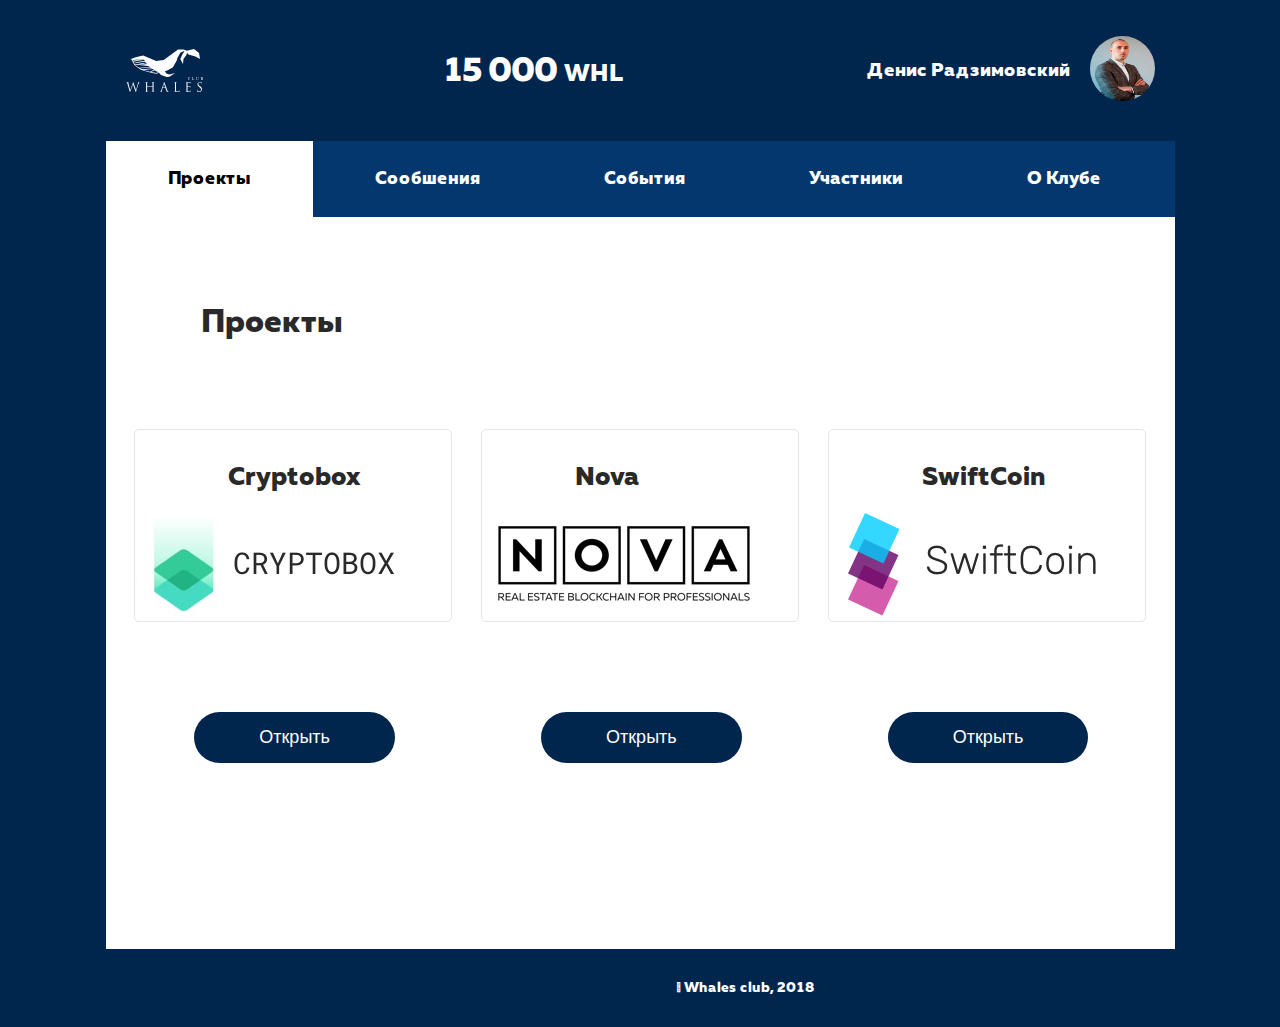
<file: work_1/index.html>
<!DOCTYPE html>
<html lang="en">
<head>
	<meta charset="UTF-8">
	<title>Денис Радзимовский</title>
	<link rel="stylesheet" href="css/style.css">
</head>
<body>

	<div class="common">
		<div class="head">
			
			<div class="logo">
				<img src="img/logo (1).svg">
			</div>

			<div class="whl">
				<h1 class="text1">15 000 <span class="text3">WHL</span></h1>
			</div>
			<div class="dr">
				<div>
					<h3 class="text2">Денис Радзимовский</h3>
				</div>
				<div>
					<img src="img/radzimovsy (1).jpg">
				</div>
			</div>

		</div>
	</div>



	<div class="body">
		
		<div class="menu">
			<nav>
				<ul>
					<li>
						<a class="activ" href="">Проекты</a>
					</li>
					<li>
						<a class="a2" href="">Сообшения</a>
					</li>
					<li>
						<a class="a3"href="">События</a>
					</li>
					<li>
						<a class="a4" href="">Участники</a>
					</li>
					<li>
						<a class="a5" href="">О Клубе</a>
					</li>
				</ul>
			</nav>
		</div>



		<div class="middle1">		
			<h1 class="text4">Проекты</h1>
		</div>


		<div class="middle2">
			
			<div>
				<div class="middle2_1">
					<h2 class="text5">Cryptobox</h2>
					<div class="middle2_1_1">
						<img src="img/cryptobox-logo.png">
					</div>
				</div>
			
				<div class="button">
					<button class="btn">Открыть</button>
				</div>
			</div>


			<div>
				<div class="middle2_2">
					<h2 class="text5">Nova</h2>
					<div class="middle2_1_1">
						<img src="img/nova-logo.jpg">
					</div>
				</div>
			
				<div class="button">
					<button class="btn">Открыть</button>
				</div>
			</div>

			
			<div>
				<div class="middle2_3">
					<h2 class="text5">SwiftCoin</h2>
					<div class="middle2_1_1">
						<img src="img/swiftcoin-logo.png">
					</div>
				</div>
			
				<div class="button">
					<button class="btn">Открыть</button>
				</div>
			</div>

		</div>


		<div class="footer">
			<h4 class="text6">© Whales club, 2018</h4>
		</div>
		
	</div>
</body>
</html>
</file>
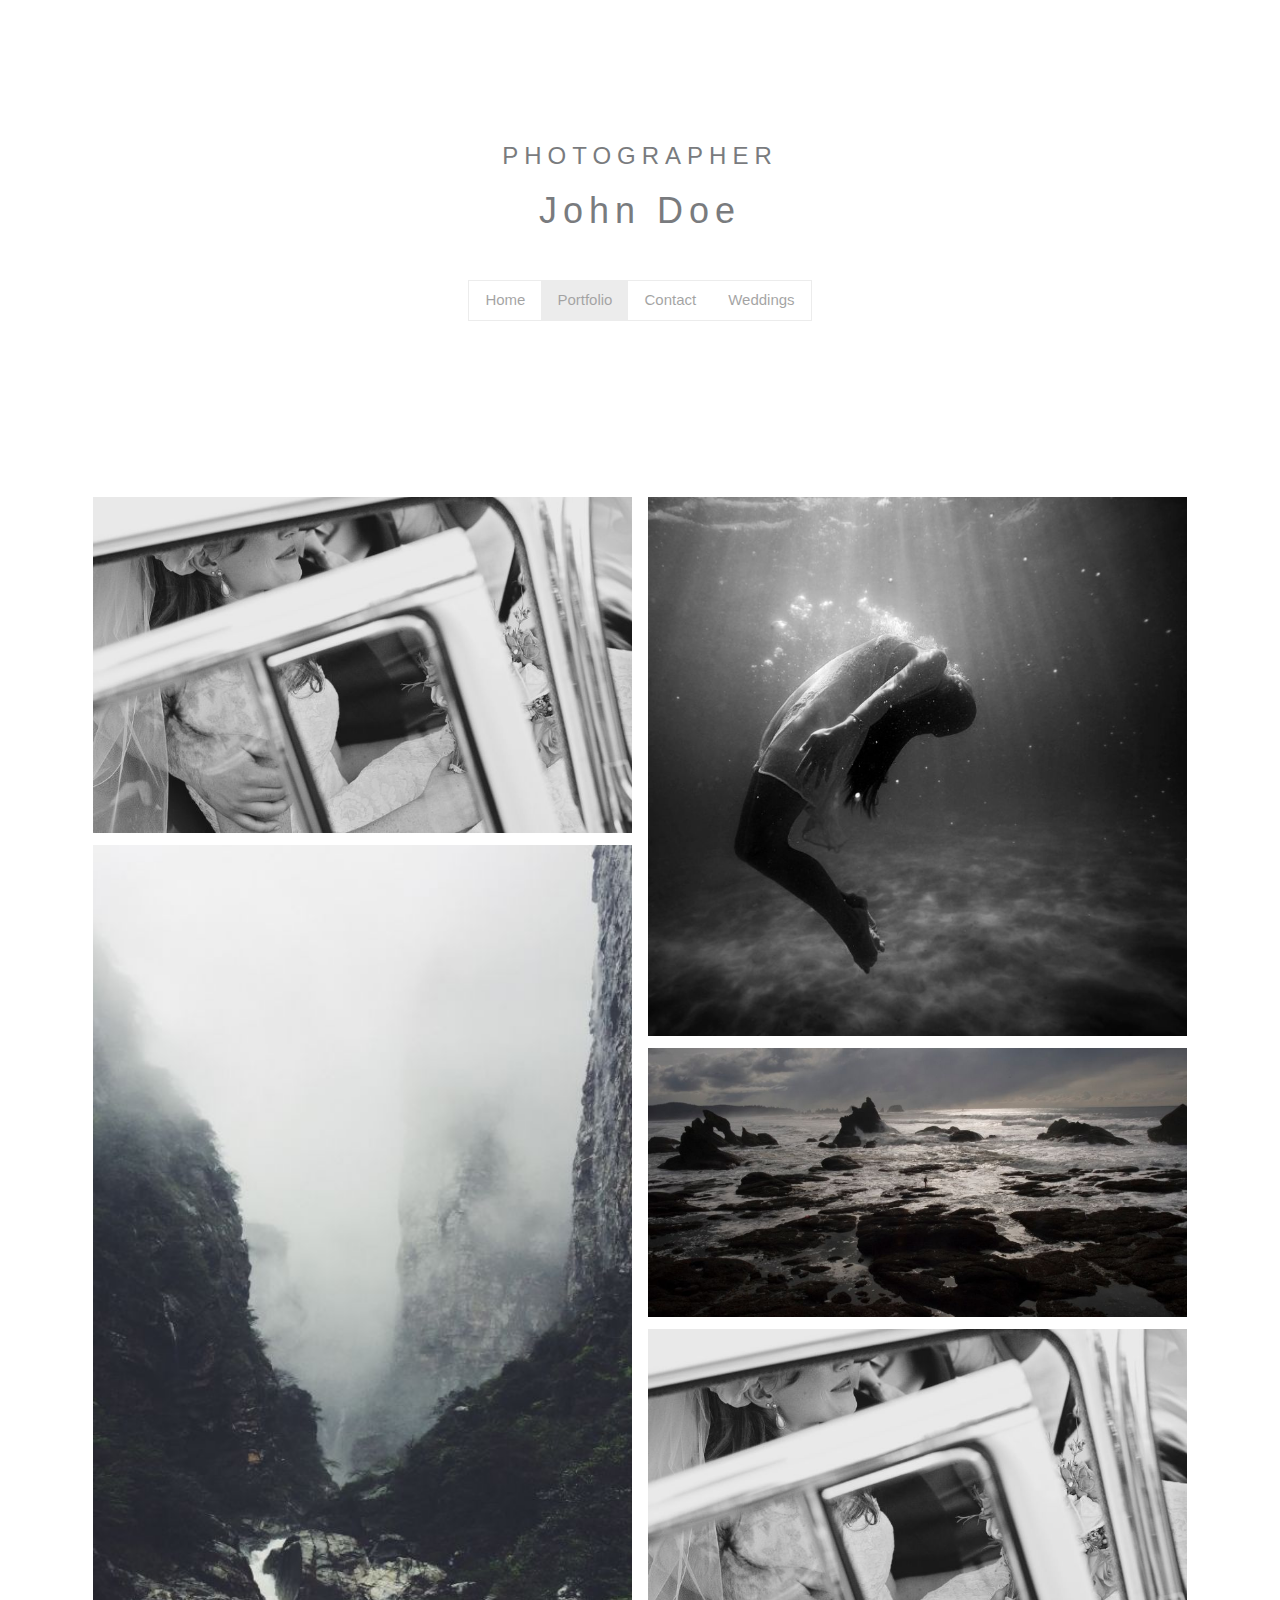
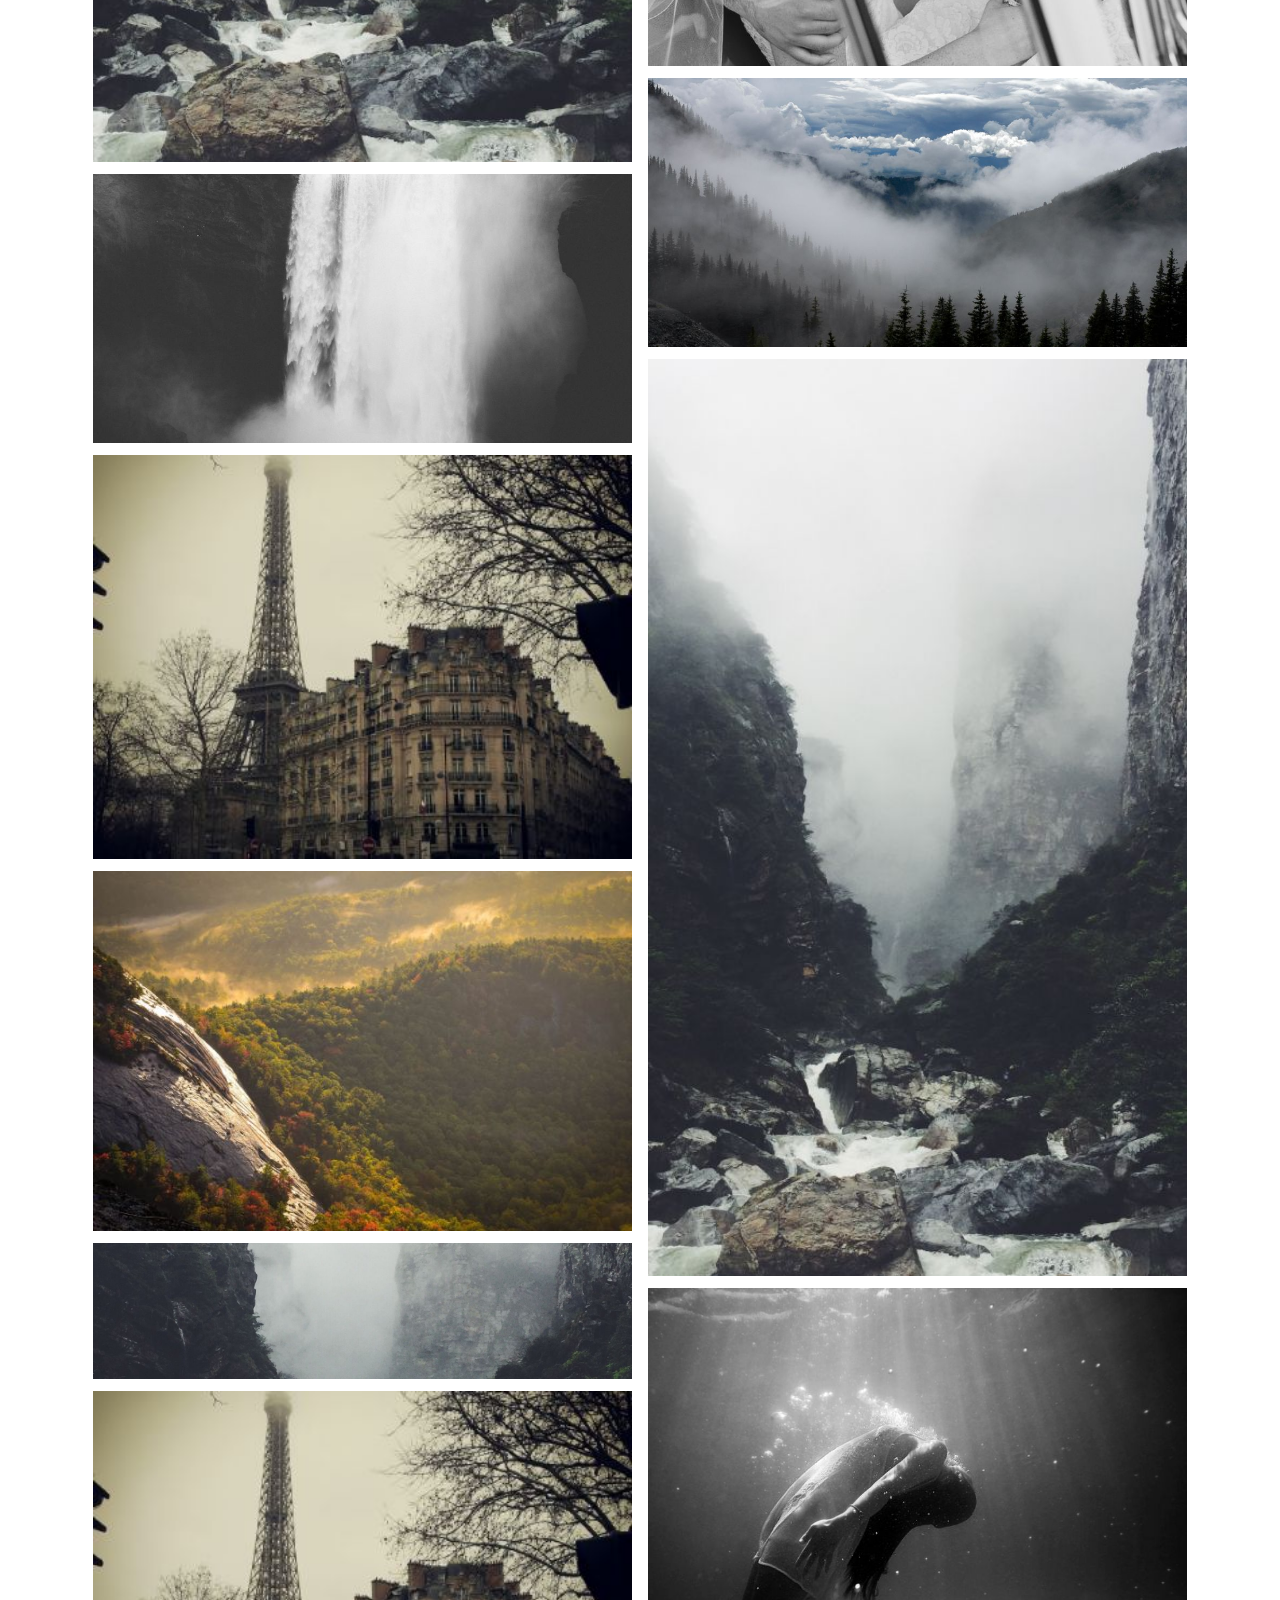
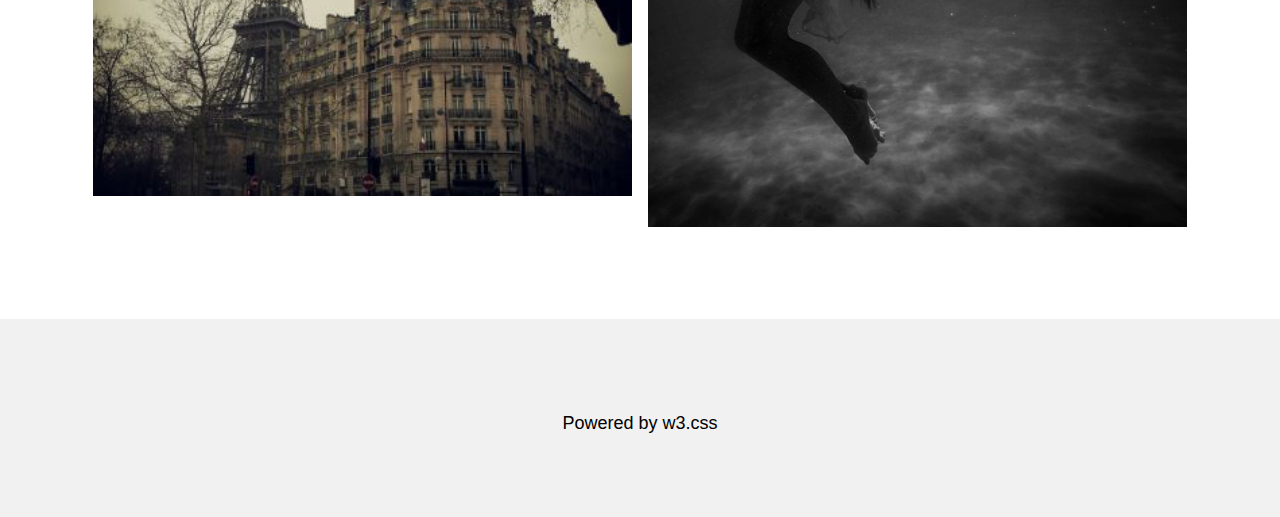
<file: work_10/index.html>
<!DOCTYPE html>
<html lang="en">
<head>
	<meta charset="UTF-8">
	<title>Document</title>
	<link rel="stylesheet" href="https://stackpath.bootstrapcdn.com/bootstrap/4.3.1/css/bootstrap.min.css" integrity="sha384-ggOyR0iXCbMQv3Xipma34MD+dH/1fQ784/j6cY/iJTQUOhcWr7x9JvoRxT2MZw1T" crossorigin="anonymous">

	<link rel="stylesheet" href="https://use.fontawesome.com/releases/v5.7.2/css/all.css" integrity="sha384-fnmOCqbTlWIlj8LyTjo7mOUStjsKC4pOpQbqyi7RrhN7udi9RwhKkMHpvLbHG9Sr" crossorigin="anonymous">

	<link rel="stylesheet" href="css/style.css">
	
</head>
<body>

	<div class="container">
		<div class="div1">
			<h2>PHOTOGRAPHER</h2>
			<h1>John Doe</h1>
			<div class="div2">
				<nav class="buttons">
					<ul>
						<li>
							<a href="">Home</a>
						</li>
						<li>
							<a class="activ" href="">Portfolio</a>
						</li>
						<li>
							<a href="">Contact</a>
						</li>
						<li>
							<a href="">Weddings</a>
						</li>
					</ul>	
				</nav>
			</div>
		</div>

		<div class="images">
			<div class="images_left">
				<img src="img/wedding.jpg">
				<img src="img/rocks.jpg">
				<img src="img/falls2.jpg">
				<img src="img/paris.jpg">
				<img src="img/nature.jpg">
				<img src="img/mist.jpg">
				<img src="img/paris.jpg">
			</div>
			<div class="images_right">
				<img src="img/underwater.jpg">
				<img src="img/ocean.jpg">
				<img src="img/wedding.jpg">
				<img src="img/mountainskies.jpg">
				<img src="img/rocks.jpg">
				<img src="img/underwater.jpg">
			</div>
		</div>
	</div>
		
		<div class="footer">
			<div class="icons">
				<i class="fab fa-facebook-f"></i>
				<i class="fab fa-instagram"></i>
				<i class="fab fa-snapchat"></i>
				<i class="fab fa-pinterest-p"></i>
				<i class="fab fa-twitter"></i>
				<i class="fab fa-linkedin-in"></i>					
			</div>

			<p class="p16">
				Powered by <a href="https://www.w3schools.com/w3css/default.asp" target="_blank"> w3.css</a>
			</p>
		</div>
	

<script src="https://code.jquery.com/jquery-3.3.1.slim.min.js" integrity="sha384-q8i/X+965DzO0rT7abK41JStQIAqVgRVzpbzo5smXKp4YfRvH+8abtTE1Pi6jizo" crossorigin="anonymous"></script>
<script src="https://cdnjs.cloudflare.com/ajax/libs/popper.js/1.14.7/umd/popper.min.js" integrity="sha384-UO2eT0CpHqdSJQ6hJty5KVphtPhzWj9WO1clHTMGa3JDZwrnQq4sF86dIHNDz0W1" crossorigin="anonymous"></script>
<script src="https://stackpath.bootstrapcdn.com/bootstrap/4.3.1/js/bootstrap.min.js" integrity="sha384-JjSmVgyd0p3pXB1rRibZUAYoIIy6OrQ6VrjIEaFf/nJGzIxFDsf4x0xIM+B07jRM" crossorigin="anonymous"></script>
</body>
</html>
</file>
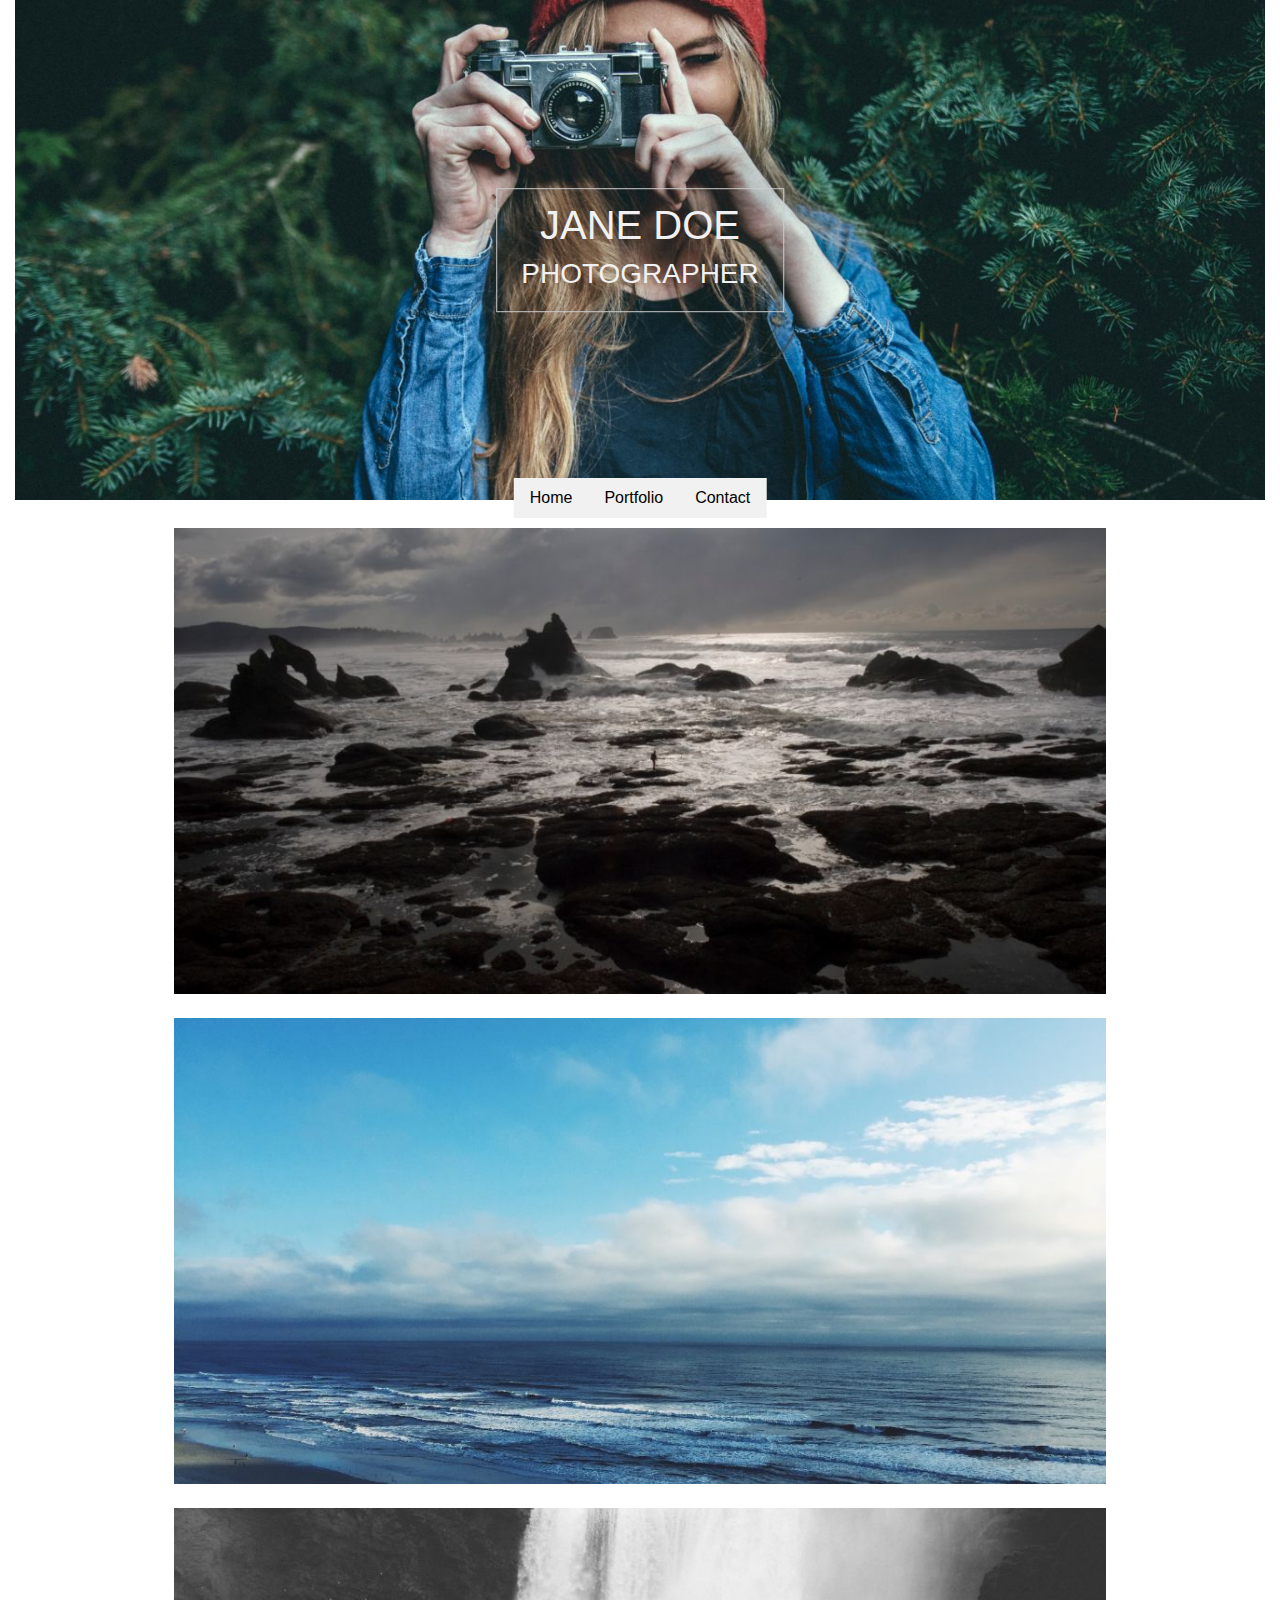
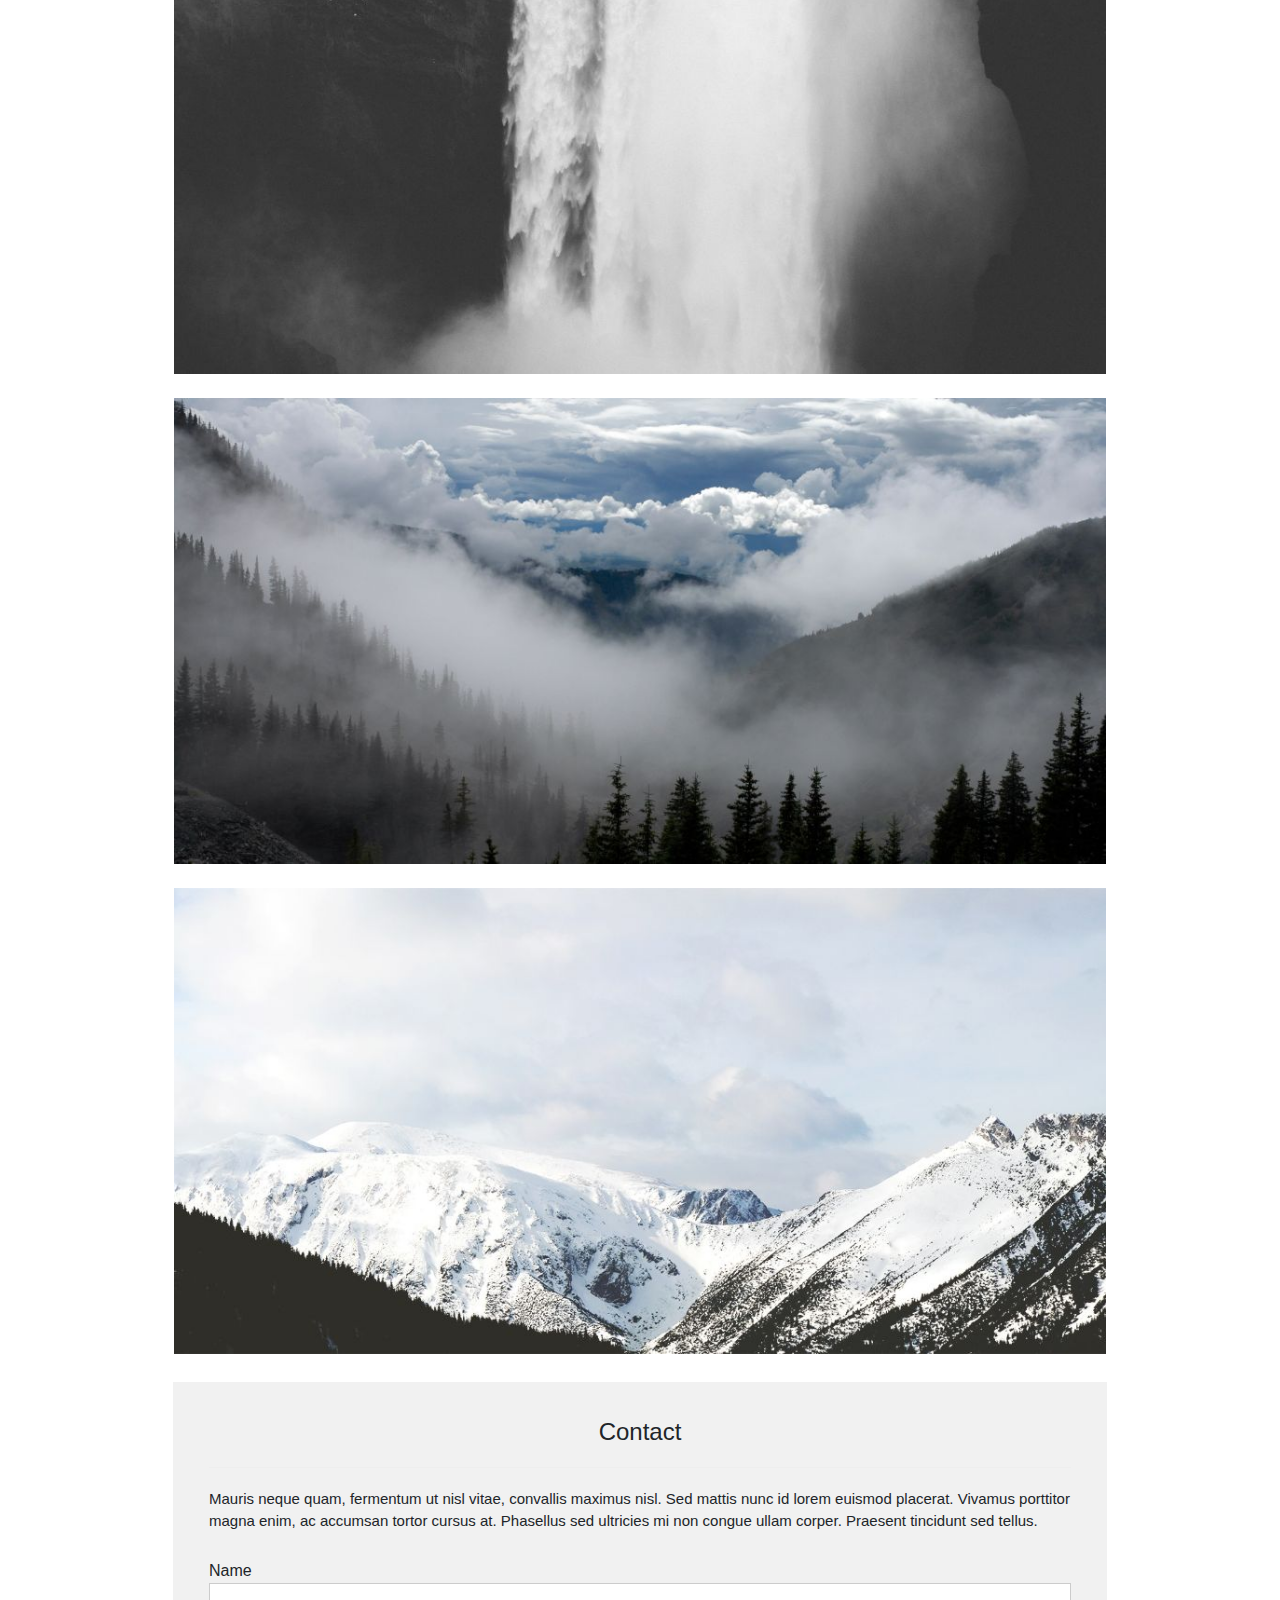
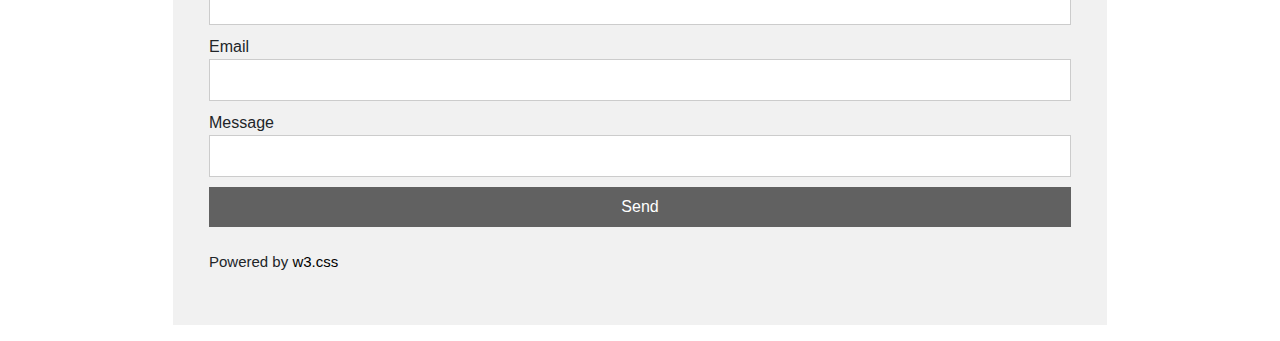
<file: work_11/index.html>
<!DOCTYPE html>
<html lang="en">
<head>
	<meta charset="UTF-8">
	<title>Document</title>
	<link rel="stylesheet" href="https://stackpath.bootstrapcdn.com/bootstrap/4.3.1/css/bootstrap.min.css" integrity="sha384-ggOyR0iXCbMQv3Xipma34MD+dH/1fQ784/j6cY/iJTQUOhcWr7x9JvoRxT2MZw1T" crossorigin="anonymous">
	<link rel="stylesheet" href="css/style.css">
</head>
<body>
	<div class="container cont-costum">
		<div class="img1">
			<img src="img/photographer.jpg" alt="">
			<div class="div1">
				<h1>JANE DOE</h1>
				<h3>PHOTOGRAPHER</h3>
			</div>
			<div class="div2">
				<ul>
					<li>
						<a href="#">Home</a>
					</li>
					<li>
						<a href="#portfolio">Portfolio</a>
					</li>
					<li>
						<a href="#contact">Contact</a>
					</li>
				</ul>
			</div>
		</div>		
	
	<div class="img2">
		<img src="img/ocean.jpg">
	</div>
	
	<div id="portfolio" class="img3">
		<img src="img/ocean2.jpg">
	</div>

	<div class="img3">
		<img src="img/falls2.jpg">
	</div>

	<div class="img3">
		<img src="img/mountainskies.jpg">
	</div>

	<div class="img3">
		<img src="img/mountains2.jpg">
	</div>

	<div id= "contact" class="div_end">
		<h3>Contact</h3>
		<hr>
		<p>Mauris neque quam, fermentum ut nisl vitae, convallis maximus nisl. Sed mattis nunc id lorem euismod placerat. Vivamus porttitor magna enim, ac accumsan tortor cursus at. Phasellus sed ultricies mi non congue ullam corper. Praesent tincidunt sed tellus.</p>

		<form class="div_form">
			<div>
				<label>Name</label>
				<input type="text" name="">
			</div>
			<div>
				<label>Email</label>
				<input type="text" name="">
			</div>
			<div>
				<label>Message</label>
				<input type="text" name="">
			</div>
			<div>
				<button>Send</button>
			</div>
		</form>
		<br>
		<div class="end">
			<p>Powered by <a href="https://www.w3schools.com/w3css/default.asp" target="_blank">w3.css</a></p>
		</div>
	</div>










	</div>

	

<script src="https://code.jquery.com/jquery-3.3.1.slim.min.js" integrity="sha384-q8i/X+965DzO0rT7abK41JStQIAqVgRVzpbzo5smXKp4YfRvH+8abtTE1Pi6jizo" crossorigin="anonymous"></script>
<script src="https://cdnjs.cloudflare.com/ajax/libs/popper.js/1.14.7/umd/popper.min.js" integrity="sha384-UO2eT0CpHqdSJQ6hJty5KVphtPhzWj9WO1clHTMGa3JDZwrnQq4sF86dIHNDz0W1" crossorigin="anonymous"></script>
<script src="https://stackpath.bootstrapcdn.com/bootstrap/4.3.1/js/bootstrap.min.js" integrity="sha384-JjSmVgyd0p3pXB1rRibZUAYoIIy6OrQ6VrjIEaFf/nJGzIxFDsf4x0xIM+B07jRM" crossorigin="anonymous"></script>	
</body>
</html>
</file>
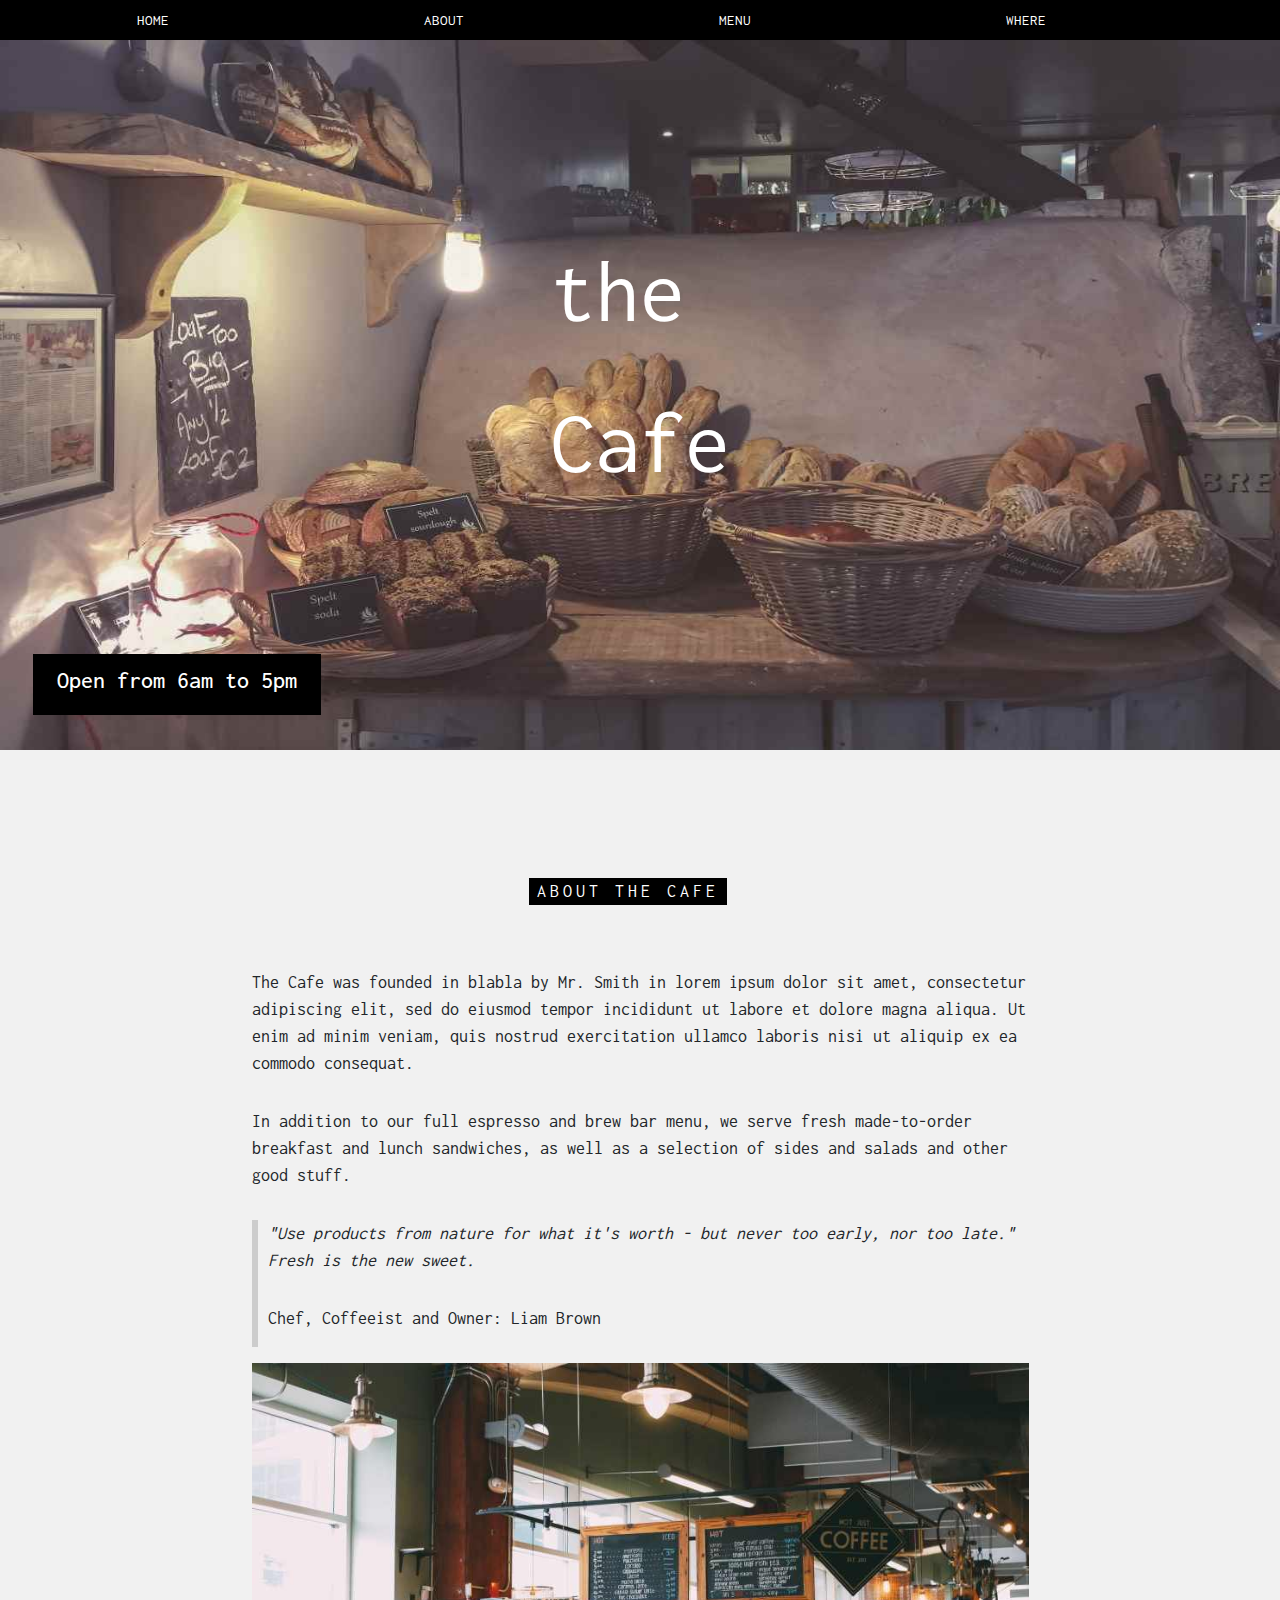
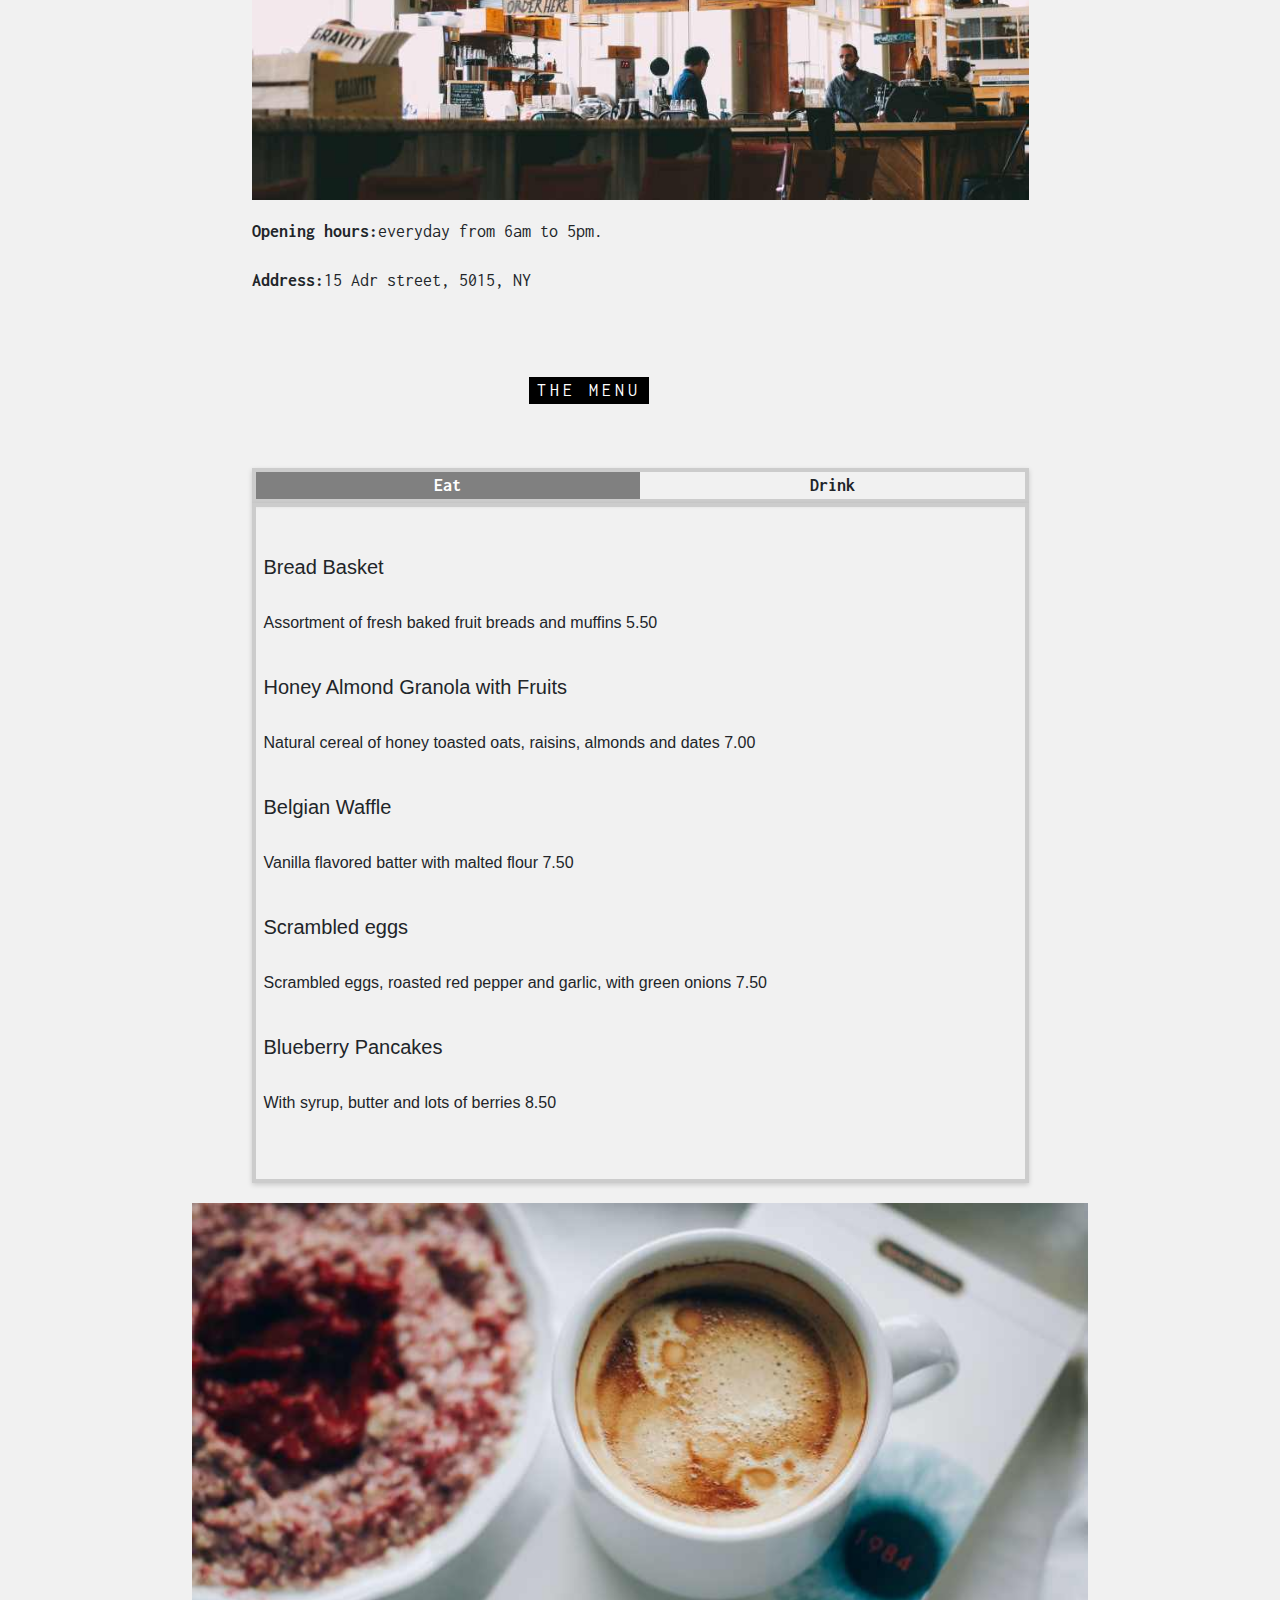
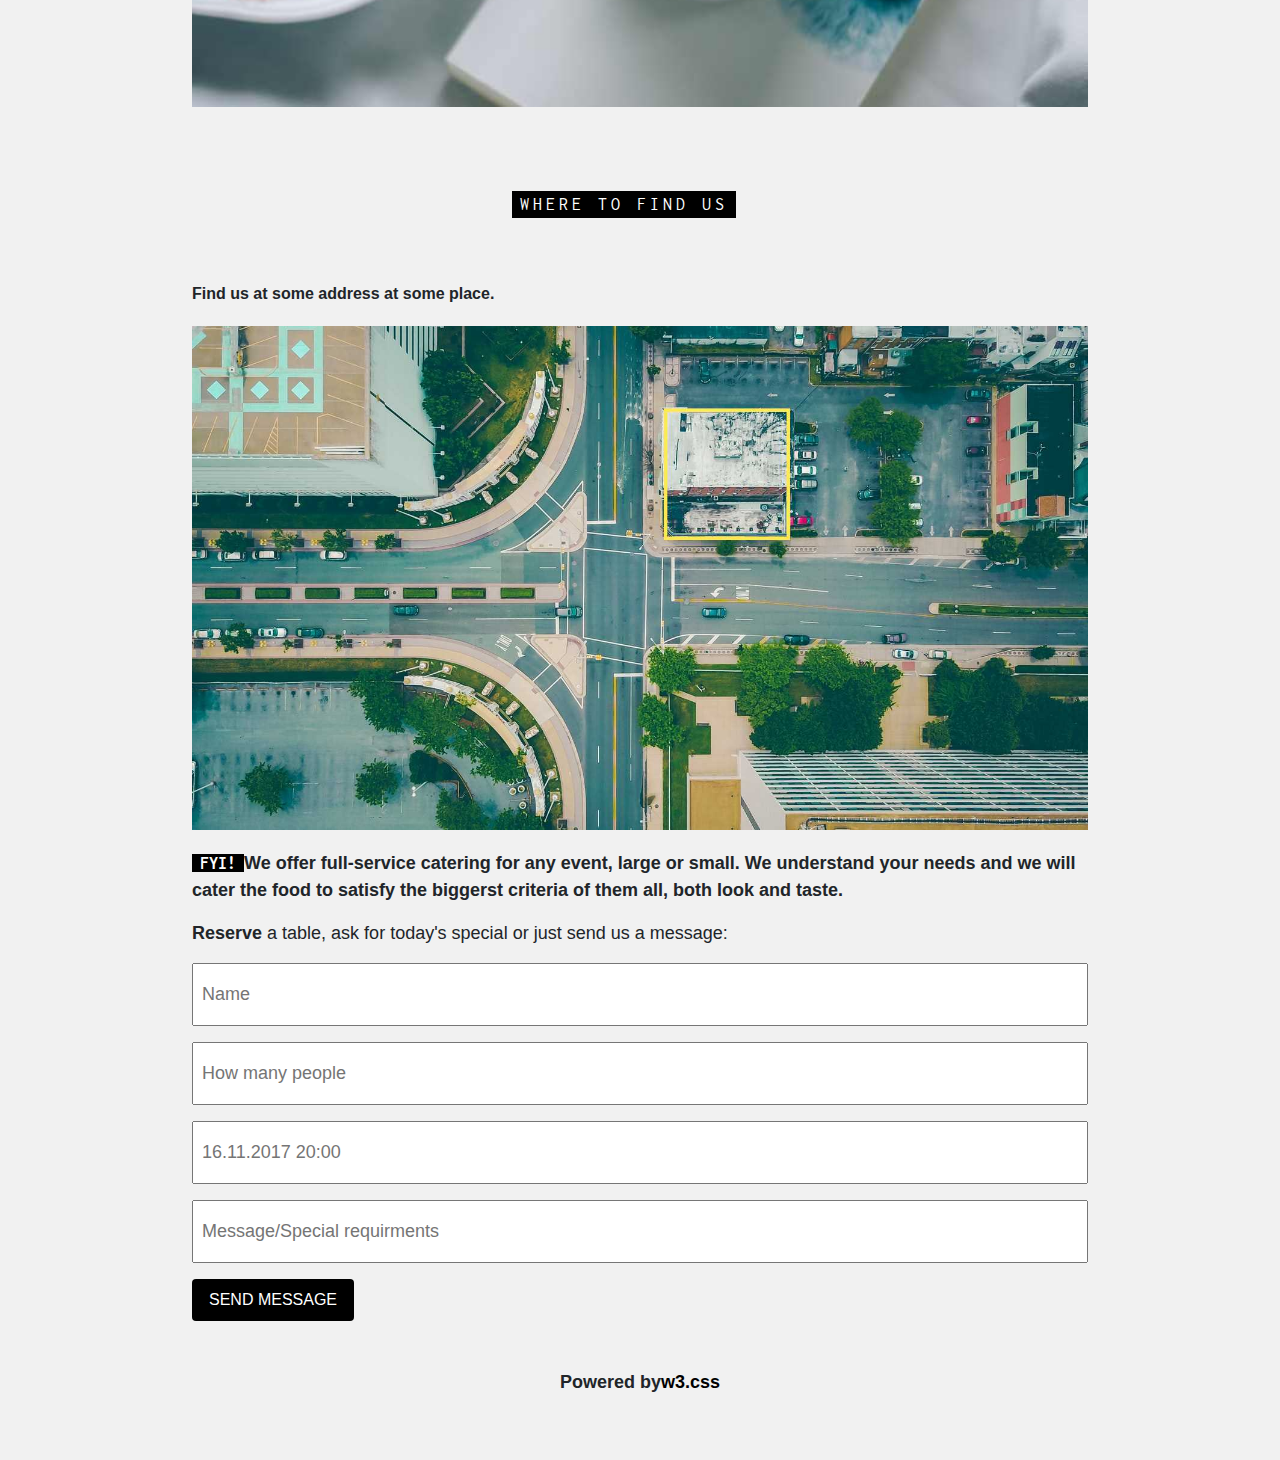
<file: work_12/index.html>
<!DOCTYPE html>
<html lang="en">
<head>
	<meta charset="UTF-8">
	<title>Document</title>

	<link rel="stylesheet" href="https://stackpath.bootstrapcdn.com/bootstrap/4.3.1/css/bootstrap.min.css" integrity="sha384-ggOyR0iXCbMQv3Xipma34MD+dH/1fQ784/j6cY/iJTQUOhcWr7x9JvoRxT2MZw1T" crossorigin="anonymous">
	<link href="https://fonts.googleapis.com/css?family=Inconsolata&display=swap" rel="stylesheet">
	<link rel="stylesheet" type="text/css" href="css/style.css">
</head>
<body>
	<nav>
		<ul class="menu">
			<li>
				<a href="">HOME</a>
			</li>
			<li>
				<a href="">ABOUT</a>
			</li>
			<li>
				<a href="">MENU</a>
			</li>
			<li>
				<a href="">WHERE</a>
			</li>
		</ul>
	</nav>

	<div class="div_img">
		<img src="img/1.jpg">
		<div class="div2">
			<p>the</p>
			<p>Cafe</p>
		</div>
		<div class="div1">
			<h4>Open from 6am to 5pm</h4>
		</div>
	</div>
	
	<div class="container">
		
		<div class="div3">
			<span>ABOUT THE CAFE</span>
		</div>

	<div class="div4">
		<p>The Cafe was founded in blabla by Mr. Smith in lorem ipsum dolor sit amet, consectetur adipiscing elit, sed do eiusmod tempor incididunt ut labore et dolore magna aliqua. Ut enim ad minim veniam, quis nostrud exercitation ullamco laboris nisi ut aliquip ex ea commodo consequat.</p>
		<p class="text1">In addition to our full espresso and brew bar menu, we serve fresh made-to-order breakfast and lunch sandwiches, as well as a selection of sides and salads and other good stuff.</p>

		<div class="div5">
			<p><I>"Use products from nature for what it's worth - but never too early, nor too late." Fresh is the new sweet.</I></p>
			<p class="text1">Chef, Coffeeist and Owner: Liam Brown</p>
		</div>
	</div>

	<div class="img_coffeshop">
		<img src="img/coffeeshop.jpg">
	</div>
	
	<div class="div6">
		<p><b>Opening hours:</b>everyday from 6am to 5pm.</p>
		<p><b>Address:</b>15 Adr street, 5015, NY</p>
	</div>

	<div class="div3">
		<span>THE MENU</span>
	</div>

	<div class="common">

		<div id="eat"  class="common_left">
			<p id="p1" style="background-color: grey; color: #fff;"><b>Eat</b></p>
		</div>
		
		<div id="drink"  class="common_right">
			<p id="p2"><b>Drink</b></p>	
		</div>
	</div>
		
	<div id="left" class="div_left" style="display: block;">
		<h5>Bread Basket</h5>
		<br>
		<p>Assortment of fresh baked fruit breads and muffins 5.50</p>
		<br>
		<h5>Honey Almond Granola with Fruits</h5>
		<br>
		<p>Natural cereal of honey toasted oats, raisins, almonds and dates 7.00</p>
		<br>
		<h5>Belgian Waffle</h5>
		<br>
		<p>Vanilla flavored batter with malted flour 7.50</p>
		<br>
		<h5>Scrambled eggs</h5>
		<br>
		<p>Scrambled eggs, roasted red pepper and garlic, with green onions 7.50</p>
		<br>
		<h5>Blueberry Pancakes</h5>
		<br>
		<p>With syrup, butter and lots of berries 8.50</p>
	</div>	
	
	
	<div id="right"  class="div_right" style="display: none;">
		<h5>Coffee</h5>
		<br>
		<p>Regular coffee 2.50</p>
		<br>
		<h5>Chocolato</h5>
		<br>
		<p>Chocolate espresso with milk 4.50</p>
		<br>
		<h5>Corretto</h5>
		<br>
		<p>Whiskey and coffee 5.00</p>
		<br>
		<h5>Iced tea</h5>
		<br>
		<p>Hot tea, except not hot 3.00</p>
		<br>
		<h5>Soda</h5>
		<br>
		<p>Coke, Sprite, Fanta, etc. 2.50</p>
	</div>	
</div>

	<div class="img_coffeehouse2">
		<img src="img/coffeehouse2.jpg">
	</div>

	<div class="div3">
		<span>WHERE TO FIND US</span>
	</div>

	<div class="div7">
		<p><b>Find us at some address at some place.</b></p>
	</div>

	<div class="img_coffeehouse2">
		<img src="img/map.jpg">
	</div>

	<div class="div8">
		<p><b><span>FYI!</span>We offer full-service catering for any event, large or small. We understand your needs and we will cater the food to satisfy the biggerst criteria of them all, both look and taste.</b></p>
		<p><b>Reserve</b> a table, ask for today's special or just send us a message:</p>
		<form>
		<p>
			<input type="text" name="" placeholder="Name">
		</p>
		<p>
			<input type="Number" name="" placeholder="How many people">
		</p>
		<p>
			<input type="Date&Time" name="" placeholder="16.11.2017 20:00">
		</p>
		<p>
			<input type="text" name="" placeholder="Message/Special requirments">
		</p>
		<button class="btn">SEND MESSAGE</button>
	</form>
	</div>

	<div class="footer">
		<p><b>Powered by<a href="">w3.css</a></b></p>
		
	</div>
	</div>
	


	<script src="js/main.js">
		
	</script>
	

	<script src="https://code.jquery.com/jquery-3.4.1.slim.min.js" integrity="sha384-J6qa4849blE2+poT4WnyKhv5vZF5SrPo0iEjwBvKU7imGFAV0wwj1yYfoRSJoZ+n" crossorigin="anonymous"></script>
	
	<script src="https://cdn.jsdelivr.net/npm/popper.js@1.16.0/dist/umd/popper.min.js" integrity="sha384-Q6E9RHvbIyZFJoft+2mJbHaEWldlvI9IOYy5n3zV9zzTtmI3UksdQRVvoxMfooAo" crossorigin="anonymous"></script>
	
	<script src="https://stackpath.bootstrapcdn.com/bootstrap/4.4.1/js/bootstrap.min.js" integrity="sha384-wfSDF2E50Y2D1uUdj0O3uMBJnjuUD4Ih7YwaYd1iqfktj0Uod8GCExl3Og8ifwB6" crossorigin="anonymous"></script>
	
</body>
</html>
</file>
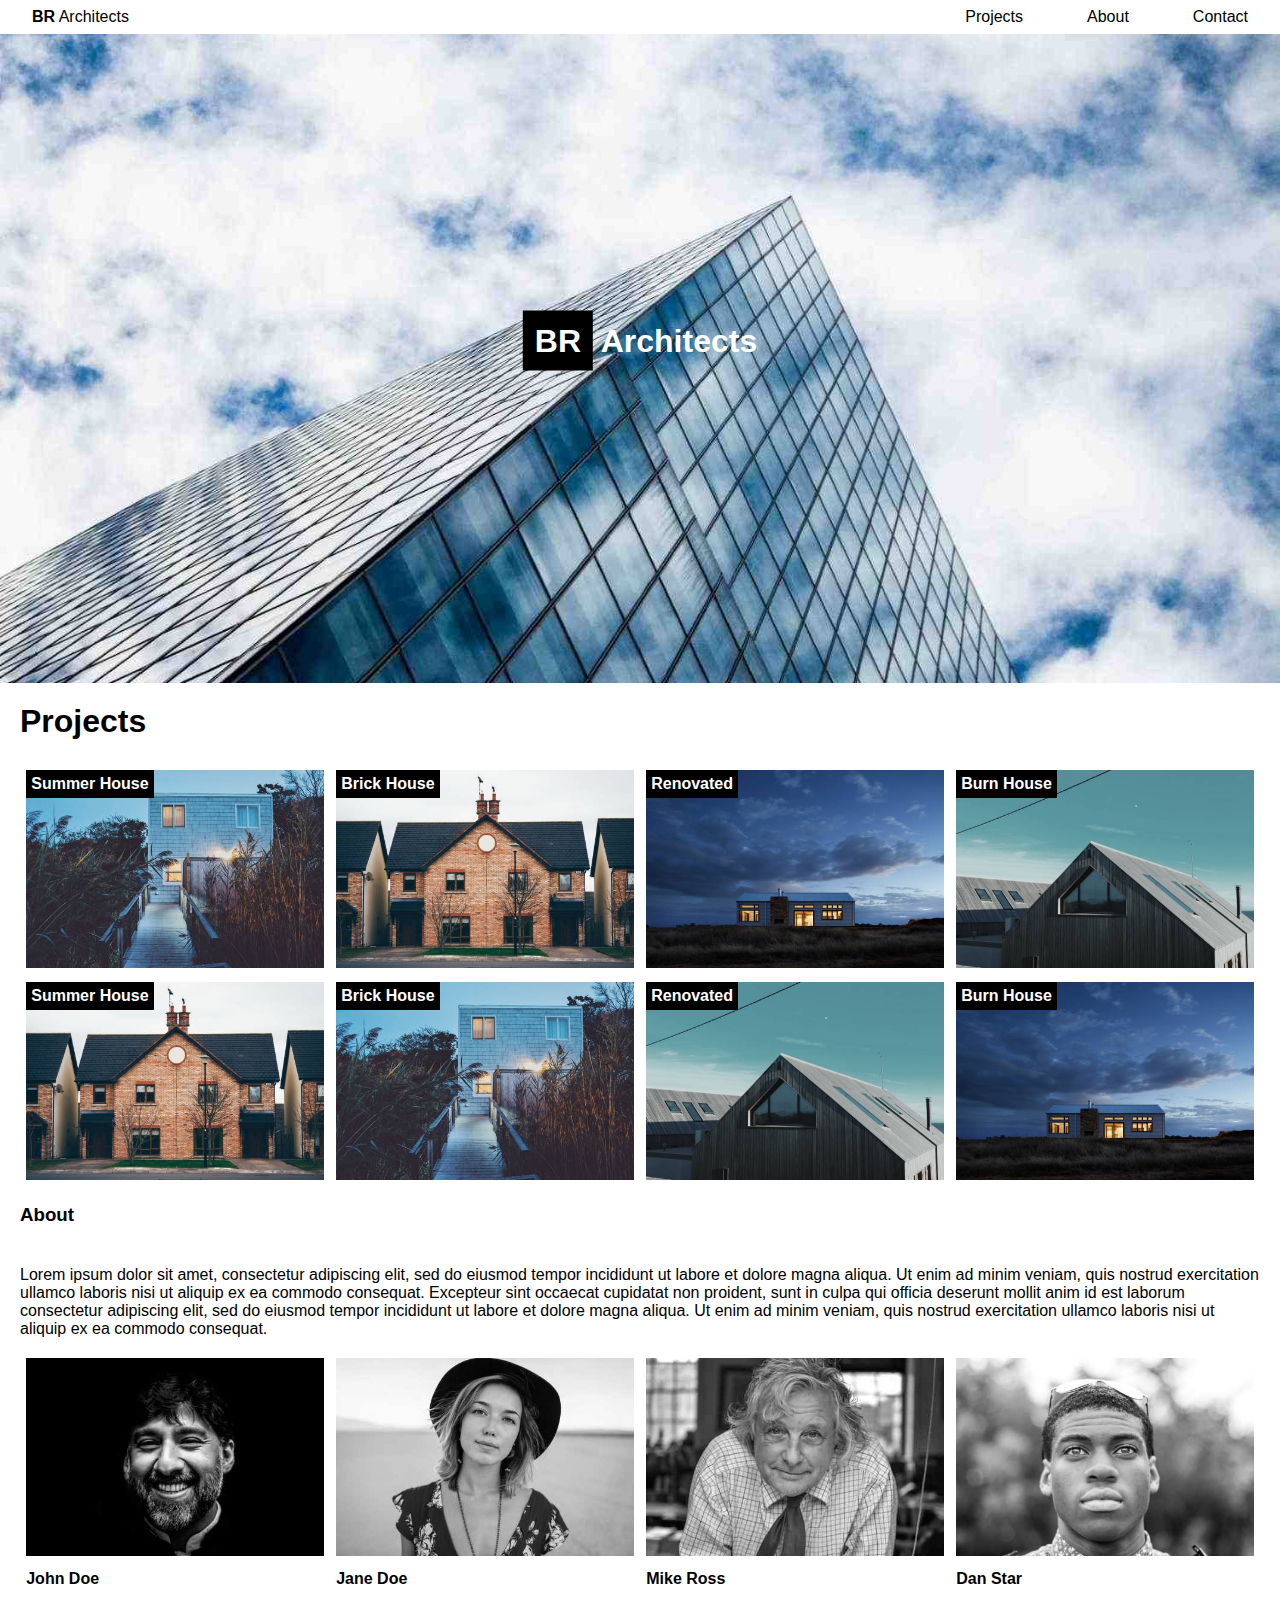
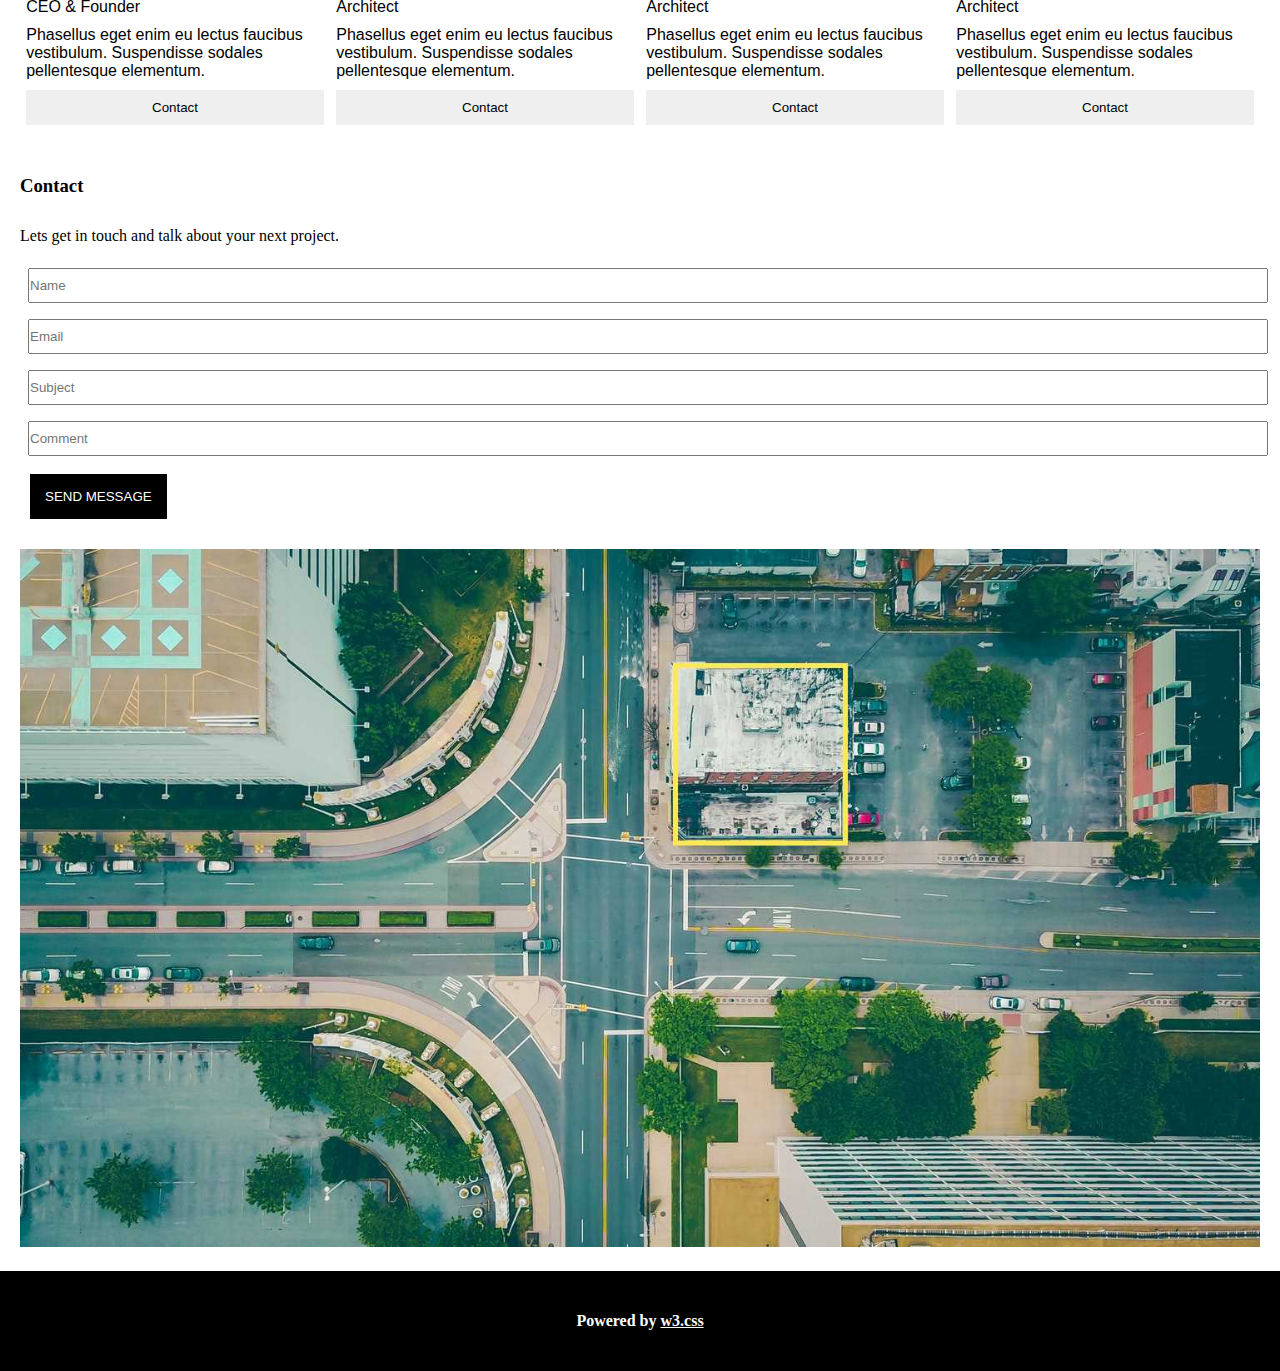
<file: work_2/index.html>
<!DOCTYPE html>
<html lang="en">
<head>
	<meta charset="UTF-8">
	<title>Projects</title> 
	<link rel="stylesheet" href="css/style.css">
</head>
<body>
	
	<div class="head">
		<div class="head1">
			<nav class="nav1">
				<ul>
					<li>
						<a href=""><b>BR</b> Architects</a>
					</li>
				</ul>
			</nav>
		</div>

		<div class="head2">
			<nav class="nav2">
				<ul>
					<li>
						<a href="">Projects</a>
					</li>
					<li>
						<a href="">About</a>
					</li>
					<li>
						<a href="">Contact</a>
					</li>
				</ul>
			</nav>
		</div>
	</div>


	<div  class="div1">
		<img src="img/architect.jpg" alt="">
		<div class="div2">
			 <h1> <b class="b1">BR</b> Architects</h1>
		</div>
	</div>

	
	<div class="div3">
		<h1>Projects</h1>
	</div>


	<div class="div4">
		<div class="div4_1">
			<img src="img/Summer house1.jpg" alt="">
				<div class="div4_1_1">
			 		<h4>Summer House</h4>
				</div>
		</div>
		<div class="div4_1">
			<img src="img/Brick house1.jpg" alt="">	
				<div class="div4_1_2">
			 		<h4>Brick House</h4>
				</div>
		</div>
		<div class="div4_1">
			<img src="img/Renovated1.jpg" alt="">
				<div class="div4_1_3">
			 		<h4>Renovated</h4>
				</div>	
		</div>
		<div class="div4_1">
			<img src="img/Barn house1.jpg" alt="">	
				<div class="div4_1_4">
			 		<h4>Burn House</h4>
				</div>
		</div>
	</div>
	

	<div class="div5">
		<div class="div5_1">
			<img src="img/Summer house2.jpg" alt="">
				<div class="div5_1_1">
			 		<h4>Summer House</h4>
				</div>
		</div>
		
		<div class="div5_1">
			<img src="img/Brick house2.jpg" alt="">	
				<div class="div5_1_2">
			 		<h4>Brick House</h4>
				</div>
		</div>
		<div class="div5_1">
			<img src="img/Renovated2.jpg" alt="">
				<div class="div5_1_3">
			 		<h4>Renovated</h4>
				</div>	
		</div>
		<div class="div5_1">
			<img src="img/Barn house2.jpg" alt="">	
				<div class="div5_1_4">
			 		<h4>Burn House</h4>
				</div>
		</div>
	</div>

	 <div class="div6">
	 	<h3 class="text1">About</h3>
	 	<p class="text2">Lorem ipsum dolor sit amet, consectetur adipiscing elit, sed do eiusmod tempor incididunt ut labore et dolore magna aliqua. Ut enim ad minim veniam, quis nostrud exercitation ullamco laboris nisi ut aliquip ex ea commodo consequat. Excepteur sint occaecat cupidatat non proident, sunt in culpa qui officia deserunt mollit anim id est laborum consectetur adipiscing elit, sed do eiusmod tempor incididunt ut labore et dolore magna aliqua. Ut enim ad minim veniam, quis nostrud exercitation ullamco laboris nisi ut aliquip ex ea commodo consequat.</p>
	 </div>

	<div class="div7">
		<div class="div7_1">
			<img src="img/John Doe.jpg" alt="">
				<div class="div7_1_1">
			 		<h4>John Doe</h4>
			 		<p>CEO & Founder</p>
			 		<p>Phasellus eget enim eu lectus faucibus vestibulum. Suspendisse sodales pellentesque elementum.</p>
				</div>
				<div>
					<button class="btn">Contact</button>
				</div>
		</div>
		<div class="div7_1">
			<img src="img/Jane Doe.jpg" alt="">	
				<div class="div7_1_2">
			 		<h4>Jane Doe</h4>
			 		<p>Architect</p>
			 		<p>Phasellus eget enim eu lectus faucibus vestibulum. Suspendisse sodales pellentesque elementum.</p>
				</div>
				<div>
					<button class="btn">Contact</button>
				</div>
		</div>
		<div class="div7_1">
			<img src="img/Mike Ross.jpg" alt="">
				<div class="div7_1_3">
			 		<h4>Mike Ross</h4>
			 		<p>Architect</p>
			 		<p>Phasellus eget enim eu lectus faucibus vestibulum. Suspendisse sodales pellentesque elementum.</p>
				</div>	
				<div>
					<button class="btn">Contact</button>
				</div>
		</div>
		<div class="div7_1">
			<img src="img/Dan Star.jpg" alt="">	
				<div class="div7_1_4">
			 		<h4>Dan Star</h4>
			 		<p>Architect</p>
			 		<p>Phasellus eget enim eu lectus faucibus vestibulum. Suspendisse sodales pellentesque elementum.</p>
				</div>
				<div>
					<button class="btn">Contact</button>
				</div>
		</div>
	</div>

	<div class="div8">
		<h3>Contact</h3>
		<p class="text3">Lets get in touch and talk about your next project.</p>
	</div>
	
	<form class="form">
		<div>
			<input type="text" placeholder="Name" name="">	
		</div>
		<div>
			<input type="text" placeholder="Email" name="">	
		</div>
		<div>
			<input type="text" placeholder="Subject" name="">
		</div>
		<div>	
			<input type="text" placeholder="Comment" name="">	
		</div>
		<div class="div9">	
			<button class="btn1">SEND MESSAGE</button>
		</div>
	</form>

	<div  class="div10">
		<img src="img/map.jpg" alt="">
	</div>
	

	<div class="footer">
		<h4>Powered by <a href="https://www.w3schools.com/w3css/default.asp" target="_blank">w3.css</a></h4>
		 
	</div>
</body>
</html>
</file>
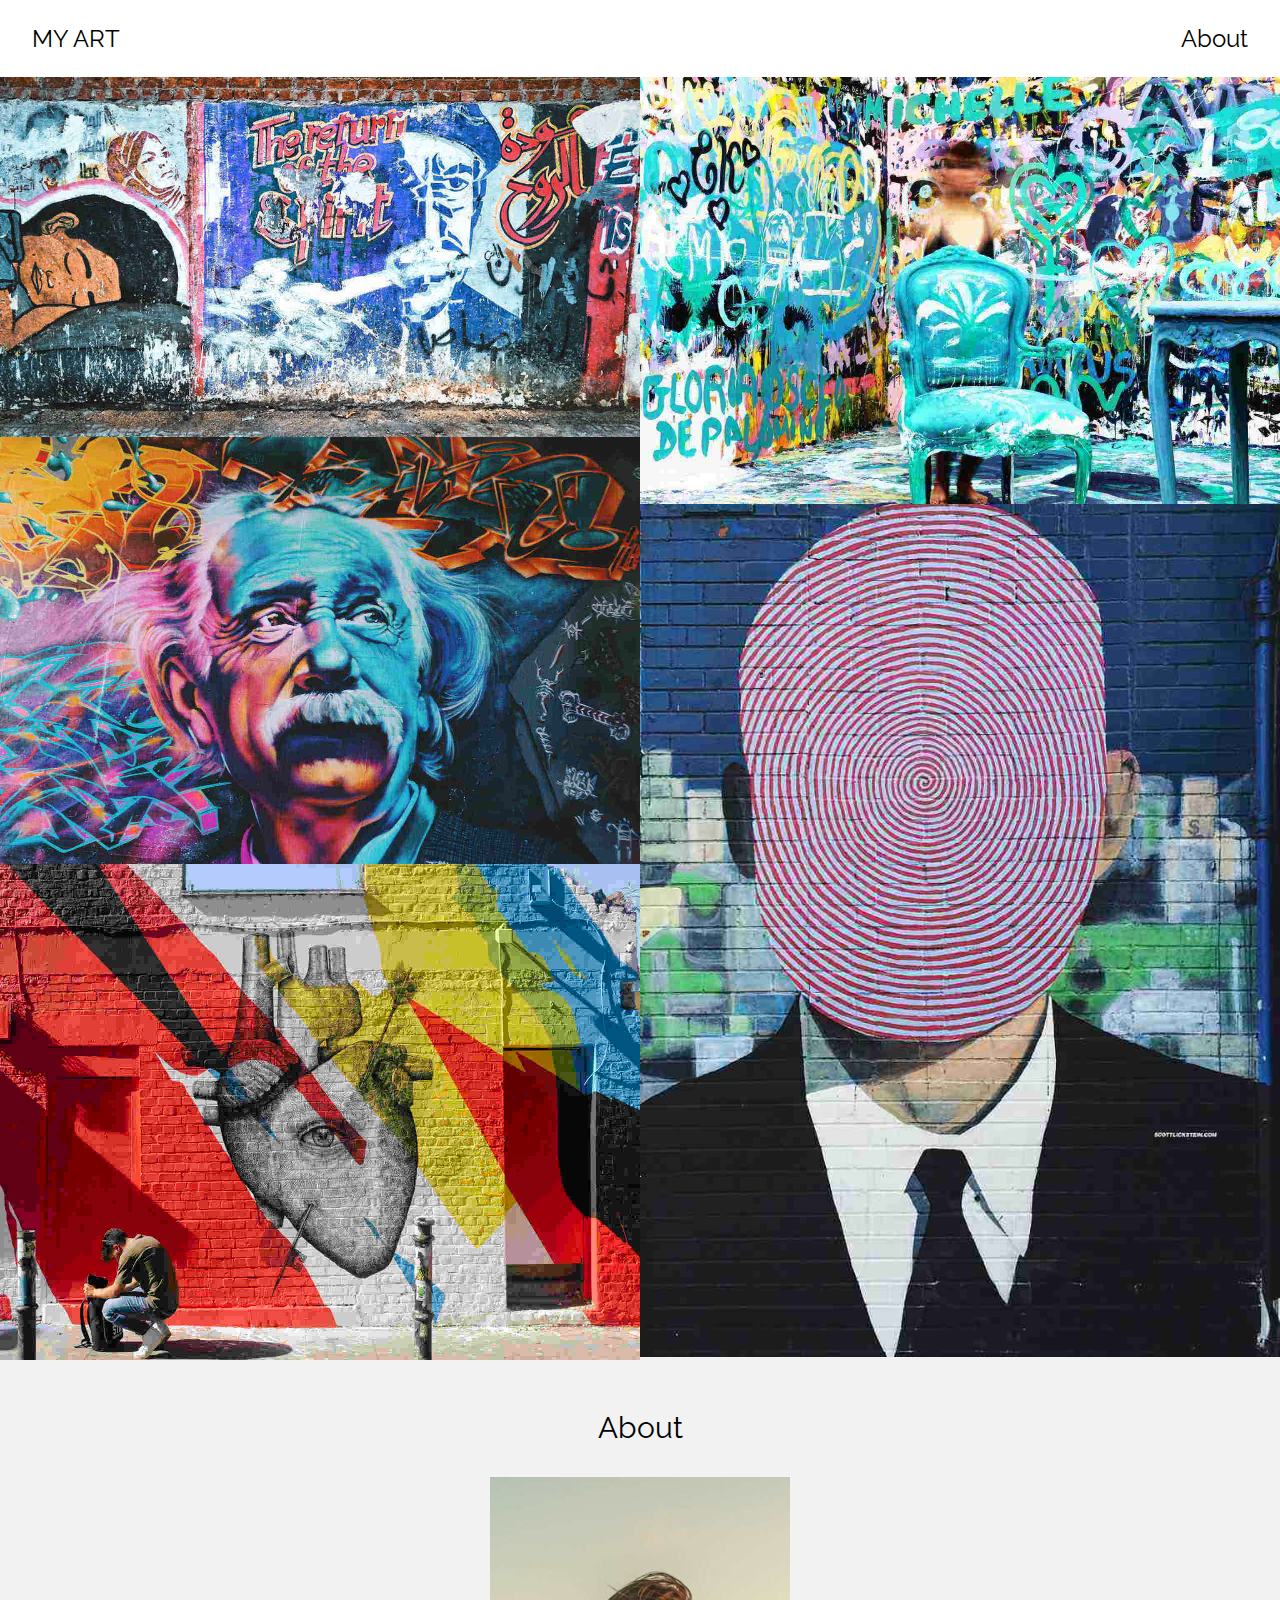
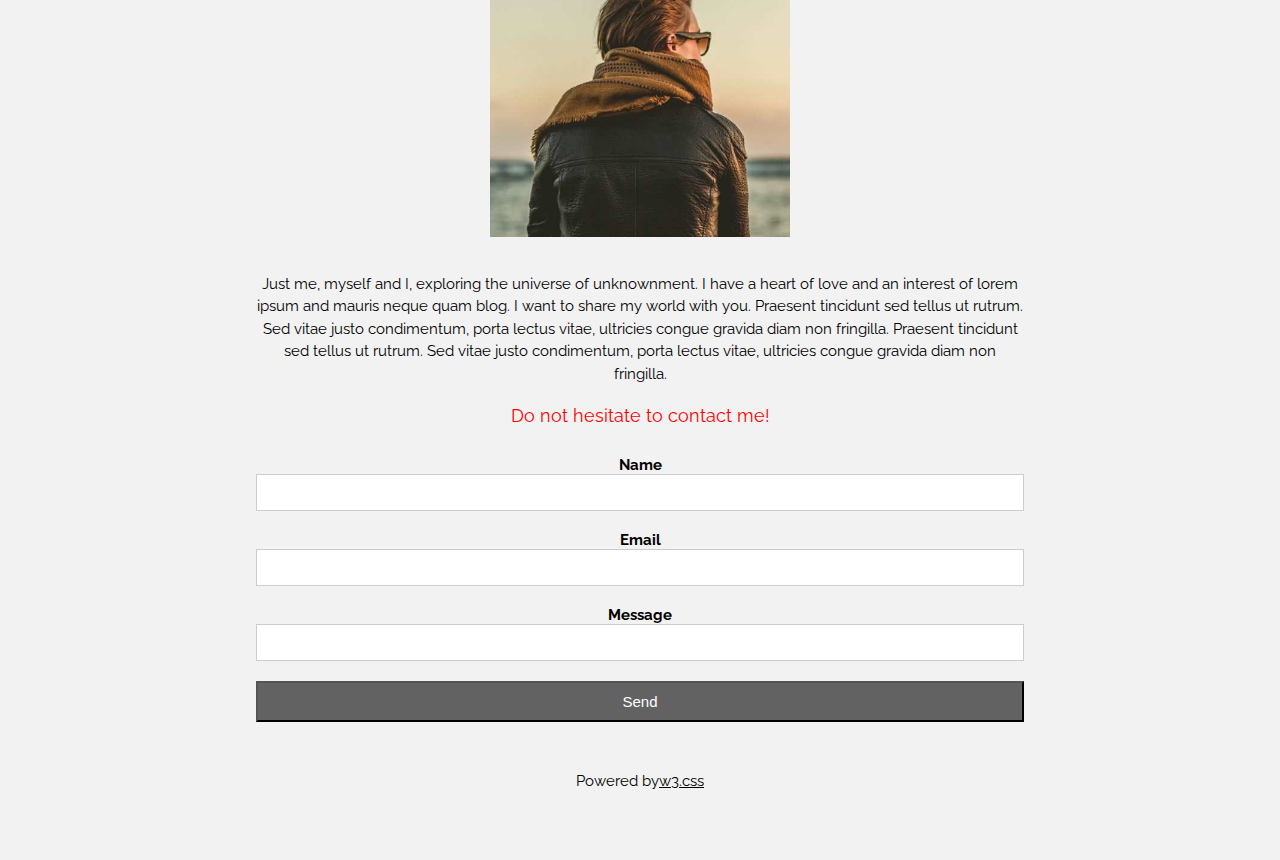
<file: work_4/index.html>
<!DOCTYPE html>
<html lang="en">
<head>
	<meta charset="UTF-8">
	<title>Document</title>
	<link href="https://fonts.googleapis.com/css?family=Raleway&display=swap" rel="stylesheet">
	<link rel="stylesheet" href="css/style.css">

</head>
<body>
	<nav class="menu">
		<ul class="menu1">
			<li><a href="">MY ART</a></li>
		</ul>
		<ul class="menu2">
			<li><a  href="">About</a></li>
		</ul>
	</nav>

	<div class="middle">

		<div class="body">

			<div class="body_left">
				<img src="img/streetart.jpg">
				<img src="img/streetart2.jpg">
				<img src="img/streetart5.jpg">
			</div>

			<div class="body_right">
				<img src="img/streetart3.jpg">
				<img src="img/streetart4.jpg">
			</div>
		
		</div>
	
		<div class="div1">
			<p>About</p>
		</div>

		<div class="div2">
			<img src="img/boy.jpg">
		</div>

		<div class="div3">
			<p>Just me, myself and I, exploring the universe of unknownment. I have a heart of love and an interest of lorem ipsum and mauris neque quam blog. I want to share my world with you. Praesent tincidunt sed tellus ut rutrum. Sed vitae justo condimentum, porta lectus vitae, ultricies congue gravida diam non fringilla. Praesent tincidunt sed tellus ut rutrum. Sed vitae justo condimentum, porta lectus vitae, ultricies congue gravida diam non fringilla.</p>
		</div>

		<div class="div4">
			<p>Do not hesitate to contact me!</p>
		</div>

	
		<form class="footer">
			<div>
				<label><b>Name</b></label>
				<br>
				<input type="" name="">
			</div>

			<div>
				<label><b>Email</b></label>
				<br>
				<input type="" name="">
			</div>

			<div>
				<label><b>Message</b></label>
				<br>
				<input type="" name="">
			</div>

			<div>
				<button>Send</button>
			</div>

		</form>

	
			<p class="p">Powered by<a class="a" target="_blank" href="https://www.w3schools.com/w3css/default.asp">w3.css</a></p>

	</div>
</body>
</html>
</file>
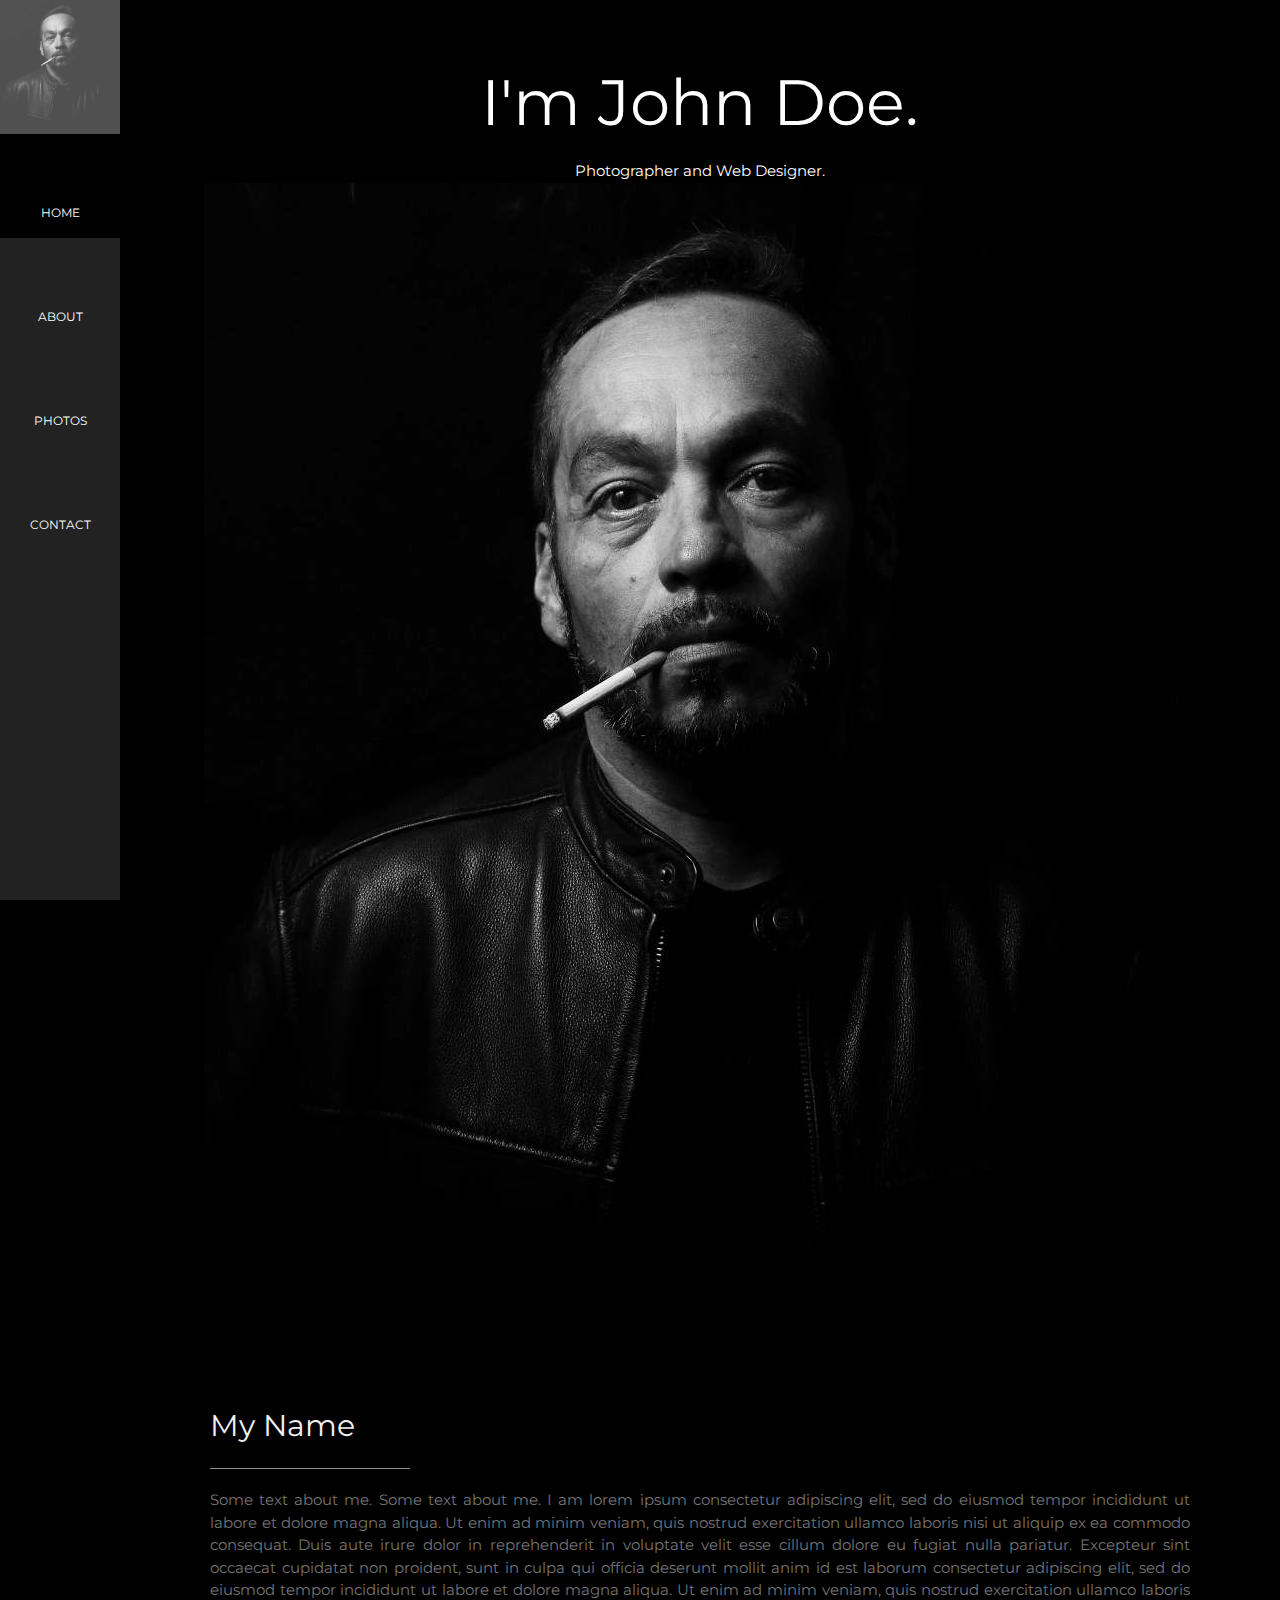
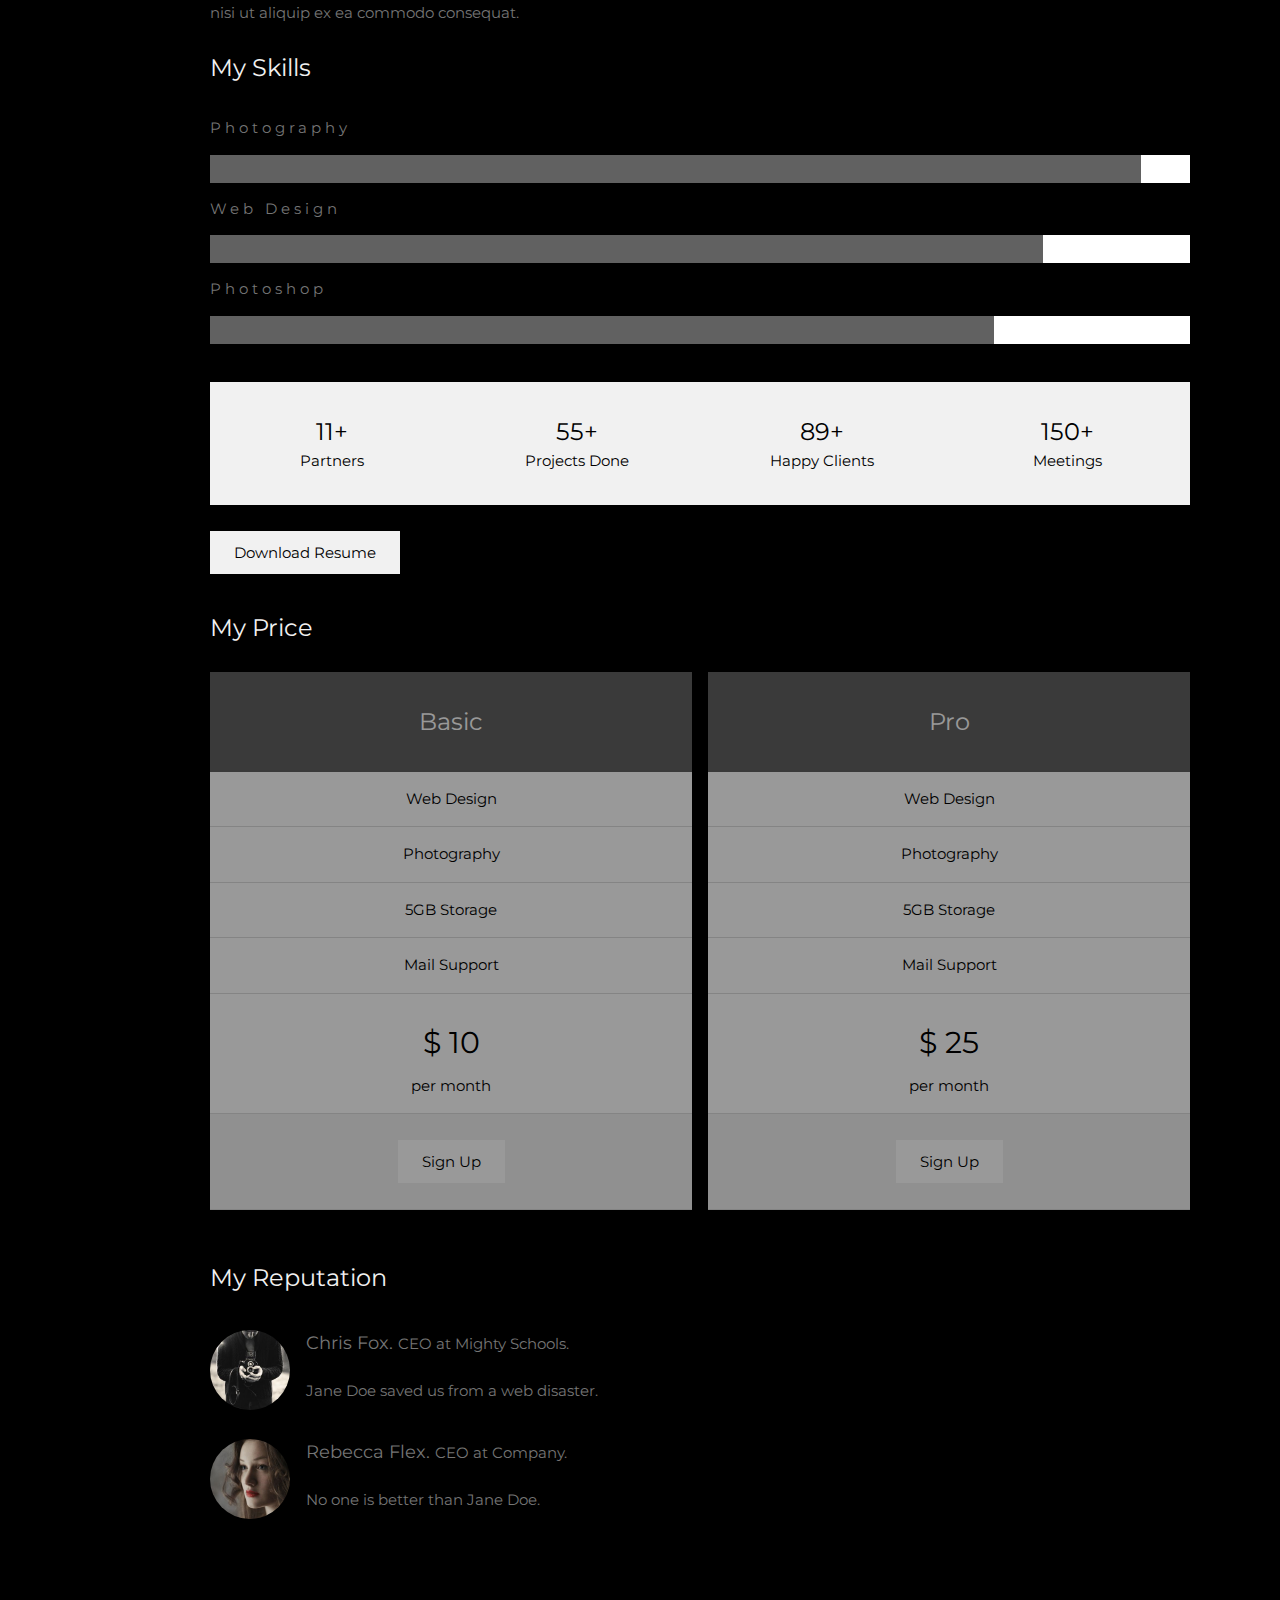
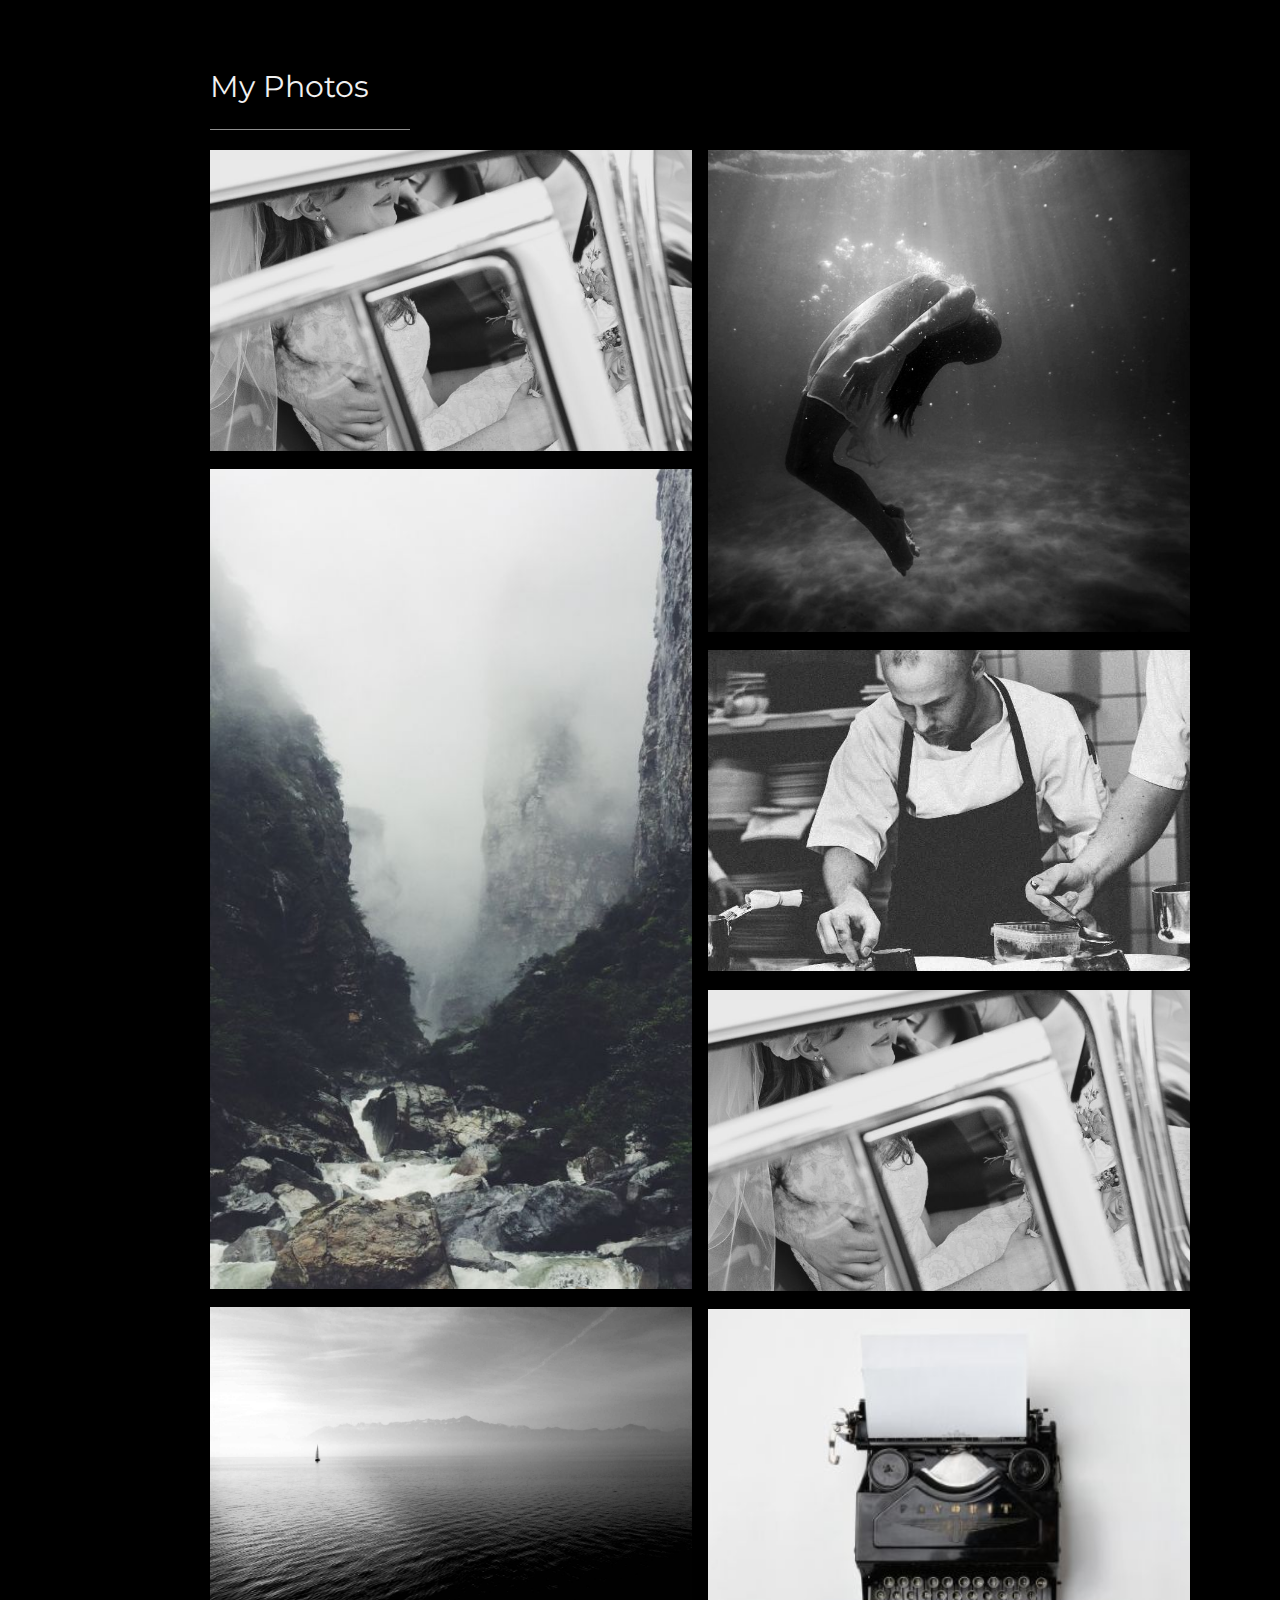
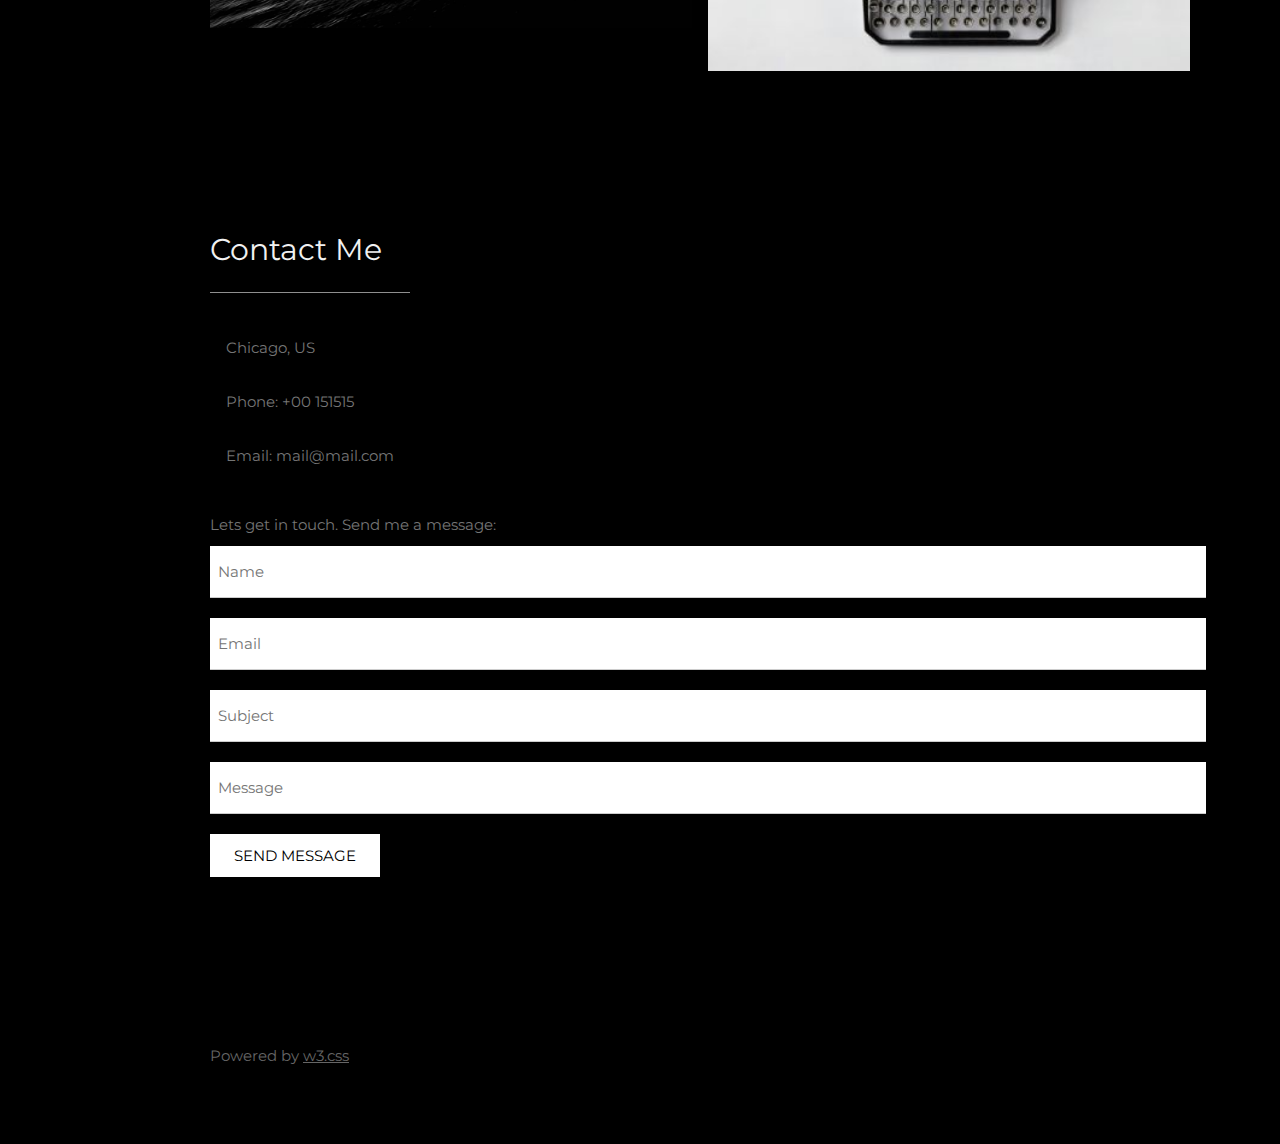
<file: work_5/index.html>
<!DOCTYPE html>
<html lang="en">
<head>
	<meta charset="UTF-8">
	<title>Document</title>
	<link rel="stylesheet" href="css/style.css">
	<link href="https://fonts.googleapis.com/css?family=Montserrat" rel="stylesheet">
	<link rel="stylesheet" href="https://use.fontawesome.com/releases/v5.8.2/css/all.css" integrity="sha384-oS3vJWv+0UjzBfQzYUhtDYW+Pj2yciDJxpsK1OYPAYjqT085Qq/1cq5FLXAZQ7Ay" crossorigin="anonymous">
</head>
<body>
	<nav>
		<img src="img/1.jpg" class="img_1">
		<a href="" class="a_1 active">
			<i class="fas fa-home icon"></i>
			<p>HOME</p>
		</a>
		<a href="#about" class="a_1">
			<i class="fas fa-user icon"></i>
			<p>ABOUT</p>
		</a>
		<a href="#photo" class="a_1">
			<i class="fas fa-eye icon"></i>
			<p>PHOTOS</p>
		</a>
		<a href="#con" class="a_1">
			<i class="far fa-envelope icon"></i>
			<p>CONTACT</p>
		</a>
	</nav>
	<div class="menu_2">
		<div class="div_10"> 
			<a href="" class="a_2">HOME</a>
			<a href="#about" class="a_2">ABOUT</a>
			<a href="#photo" class="a_2">PHOTOS</a>
			<a href="#con" class="a_2">CONTACT</a>
		</div>
	</div>
	<div class="opshi">
		<div class="header">
			<h1 class="h1_1"><span>I'm </span>John Doe.</h1>
			<p>Photographer and Web Designer.</p>
			<img src="img/2.jpg" class="img_2">
		</div>
		<div class="section_1" id="about">
			<h2 class="h2_1">My Name</h2>
			<hr>
			<p>Some text about me. Some text about me. I am lorem ipsum consectetur adipiscing elit, sed do eiusmod tempor incididunt ut labore et dolore magna aliqua. Ut enim ad minim veniam, quis nostrud exercitation ullamco laboris nisi ut aliquip ex ea commodo consequat. Duis aute irure dolor in reprehenderit in voluptate velit esse cillum dolore eu fugiat nulla pariatur. Excepteur sint occaecat cupidatat non proident, sunt in culpa qui officia deserunt mollit anim id est laborum consectetur adipiscing elit, sed do eiusmod tempor incididunt ut labore et dolore magna aliqua. Ut enim ad minim veniam, quis nostrud exercitation ullamco laboris nisi ut aliquip ex ea commodo consequat.</p>
			<h3 class="h3_1">My Skills</h3>
			<p class="p_1">Photography</p>
			<div class="div_1">
				<div class="div_2" style="width: 95%;"></div>
			</div>
			<p class="p_1">Web Design</p>
			<div class="div_1">
				<div class="div_2" style="width: 85%;"></div>
			</div>
			<p class="p_1">Photoshop</p>
			<div class="div_1">
				<div class="div_2" style="width: 80%;"></div>
			</div>
			<br>
			<div class="section_2">
				<div class="div_3">
					<span class="span_1">11+</span><br>
					Partners
				</div>
				<div class="div_3">
					<span class="span_1">55+</span><br>
				Projects Done
				</div>
				<div class="div_3">
					<span class="span_1">89+</span><br>
					Happy Clients
				</div>
				<div class="div_3">
					<span class="span_1">150+</span><br>
					Meetings
				</div>
			</div>
			<button class="btn_1">
				<i class="fa fa-download"></i> Download Resume	
			</button>
			<h3 class="h3_2">My Price</h3>
			<div class="div_4">
				<div class="div_5">
					<ul class="ul_1">
						<li class="li_1">Basic</li>
						<li>Web Design</li>
						<li>Photography</li>
						<li>5GB Storage</li>
						<li>Mail Support</li>
						<li><h2>$ 10</h2><span>per month</span></li>
						<li class="li_2"><button class="btn_2">Sign Up</button></li>
					</ul>
				</div>
				<div class="div_5">
					<ul class="ul_1">
						<li class="li_1">Pro</li>
						<li>Web Design</li>
						<li>Photography</li>
						<li>5GB Storage</li>
						<li>Mail Support</li>
						<li><h2>$ 25</h2><span>per month</span></li>
						<li class="li_2"><button class="btn_2">Sign Up</button></li>
					</ul>
				</div>
			</div>
			<h3 class="h3_3">My Reputation</h3>
			<div class="div_6">
				<div>
				<img src="img/3.jpg" class="img_3">
				</div>
				<div>
				<p><span class="span_2">Chris Fox.  </span>CEO at Mighty Schools.</p><br>
				<p>Jane Doe saved us from a web disaster.</p>
				</div>
			</div><br>
			<div class="div_6">
				<div>
				<img src="img/4.jpg" class="img_3">
				</div>
				<div>
				<p><span class="span_2">Rebecca Flex.  </span>CEO at Company.</p><br>
				<p>No one is better than Jane Doe.</p>
				</div>
			</div>
		</div>
		<div class="section_3" id="photo">
			<h2 class="h2_1">My Photos</h2>
			<hr>
			<div class="div_7">
				<div class="div_8">
					<img src="img/5.jpg" class="img_4">
					<img src="img/7.jpg" class="img_4">
					<img src="img/10.jpg" class="img_4">
				</div>
				<div class="div_8">
					<img src="img/6.jpg" class="img_4">
					<img src="img/8.jpg" class="img_4">
					<img src="img/9.jpg" class="img_4">
					<img src="img/11.jpg" class="img_4">
				</div>
			</div>
		</div>
		<div class="section_3" id="con">
			<h2 class="h2_1">Contact Me</h2>
			<hr>
			<div class="div_9">
				<p><i class="fas fa-map-marker-alt icon_2"></i> Chicago, US</p>
				<p><i class="fas fa-phone icon_2"></i>Phone: +00 151515</p>
				<p><i class="far fa-envelope icon_2"></i> Email: mail@mail.com</p>
			</div>
			<br>
			<p>Lets get in touch. Send me a message:</p>
			<form action="" class="form_1">
				<p><input type="text" placeholder="Name"></p>
				<p><input type="text" placeholder="Email"></p>
				<p><input type="text" placeholder="Subject"></p>
				<p><input type="text" placeholder="Message"></p>
				<p><button class="btn_3">
					<i class="fa fa-paper-plane">
					</i> SEND MESSAGE
					</button></p>
			</form>
		</div>
		<div class="footer">
		<div class="ikon">
			<i class="fab fa-facebook"></i>
			<i class="fab fa-instagram"></i>
			<i class="fab fa-snapchat"></i>
			<i class="fab fa-pinterest-p"></i>
			<i class="fab fa-twitter"></i>
			<i class="fab fa-linkedin-in"></i>
		</div>
		<p class = "verjin_p">Powered by <a class = "a_color" href="https://www.w3schools.com/w3css/tryw3css_templates_start_page.htm" target="_blank">w3.css</a></p>
	</div>
	</div>
</body>
</html>
</file>
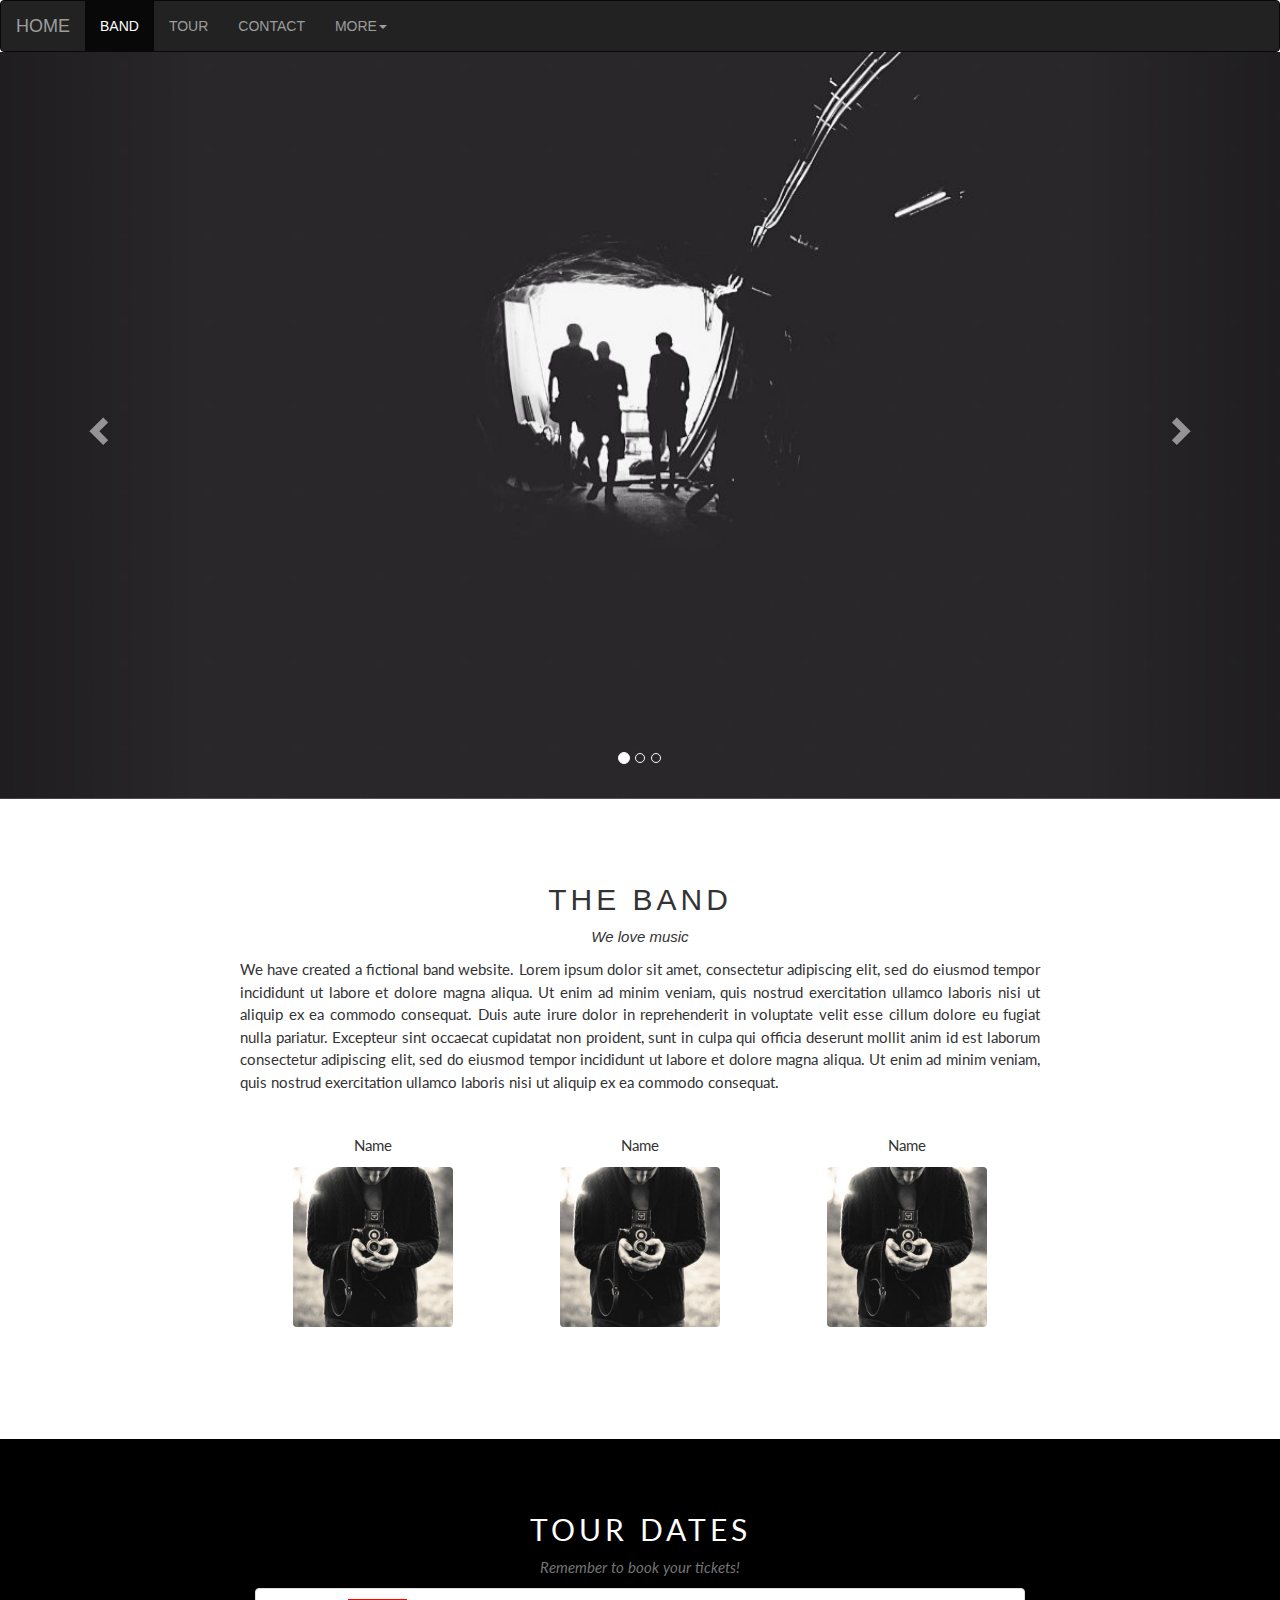
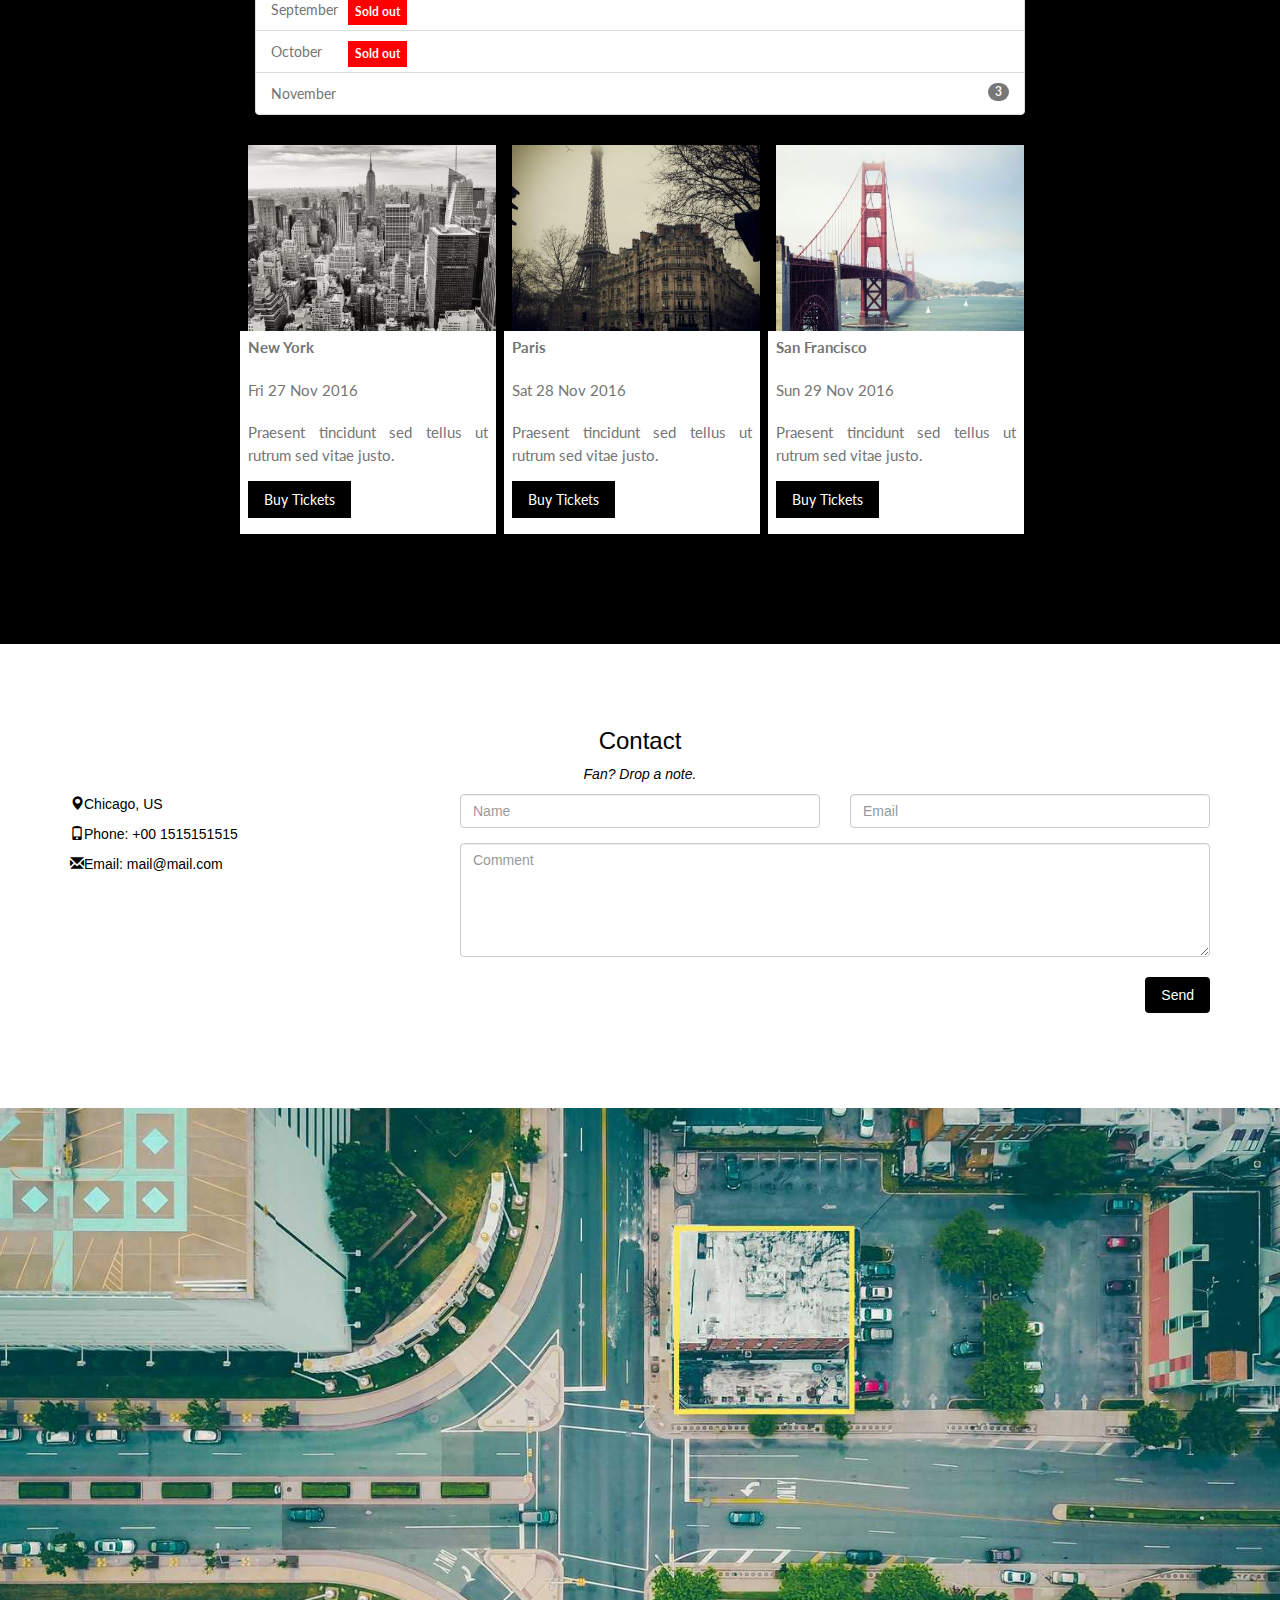
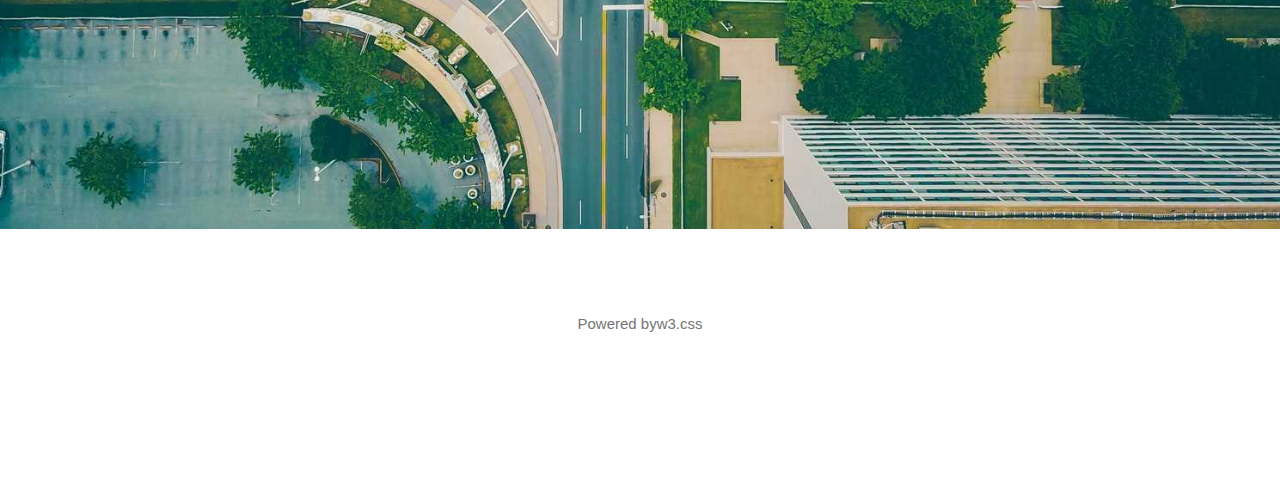
<file: work_6/index.html>
<!DOCTYPE html>
<html lang="en">
<head>
	<meta charset="UTF-8">
	<title>Document</title>
	<link rel="stylesheet" href="https://use.fontawesome.com/releases/v5.5.0/css/all.css"
          integrity="sha384-B4dIYHKNBt8Bc12p+WXckhzcICo0wtJAoU8YZTY5qE0Id1GSseTk6S+L3BlXeVIU" crossorigin="anonymous">

  	<link href="https://fonts.googleapis.com/css?family=Lato&display=swap" rel="stylesheet">

	<link rel="stylesheet" href="https://maxcdn.bootstrapcdn.com/bootstrap/3.4.0/css/bootstrap.min.css">

	<link rel="stylesheet" href="css/style.css">
</head>
<body>
	
<nav class="navbar navbar-inverse navbar1">
  <div class="container-fluid">
    <div class="navbar-header">
      <a class="navbar-brand" href="#">HOME</a>
    </div>
    <ul class="nav navbar-nav">
      	<li class="active"><a href="#">BAND</a></li>
		    <li><a href="#">TOUR</a></li>
      	<li><a href="#">CONTACT</a></li>
        <li class="dropdown"><a class="dropdown-toggle" data-toggle="dropdown"    href="#">MORE<span class="caret"></span></a>
          <ul class="dropdown-menu">
            <li><a href="#">Merchandise</a></li>
            <li><a href="#">Extras</a></li>
            li><a href="#">Media</a></li>
        </ul>
      </li>
    </ul>
  </div>
</nav>



<!-- <div class="container"> -->
  <!-- <h2>Carousel Example</h2>   -->
<div id="myCarousel" class="carousel slide" data-ride="carousel">
    <!-- Indicators -->
    <ol class="carousel-indicators">
      <li data-target="#myCarousel" data-slide-to="0" class="active"></li>
      <li data-target="#myCarousel" data-slide-to="1"></li>
      <li data-target="#myCarousel" data-slide-to="2"></li>
    </ol>

    <!-- Wrapper for slides -->
    <div class="carousel-inner">
      <div class="item active">
        <img src="img/la.jpg" alt="Los Angeles" style="width:100%;">
      </div>

      <div class="item">
        <img src="img/chicago.jpg" alt="Chicago" style="width:100%;">
      </div>
    
      <div class="item">
        <img src="img/ny.jpg" alt="New york" style="width:100%;">
      </div>
    </div>


    <!-- Left and right controls -->
    <a class="left carousel-control" href="#myCarousel" data-slide="prev">
      <span class="glyphicon glyphicon-chevron-left"></span>
      <span class="sr-only">Previous</span>
    </a>

    <a class="right carousel-control" href="#myCarousel" data-slide="next">
      <span class="glyphicon glyphicon-chevron-right"></span>
      <span class="sr-only">Next</span>
    </a>
</div>
<!-- </div> -->

 <div class="middle">

    <div class="div1">
      <h2>THE BAND</h2>
      <p><I>We love music</I></p>
    </div> 

      <p class="text1">We have created a fictional band website. Lorem ipsum dolor sit amet, consectetur adipiscing elit, sed do eiusmod tempor incididunt ut labore et dolore magna aliqua. Ut enim ad minim veniam, quis nostrud exercitation ullamco laboris nisi ut aliquip ex ea commodo consequat. Duis aute irure dolor in reprehenderit in voluptate velit esse cillum dolore eu fugiat nulla pariatur. Excepteur sint occaecat cupidatat non proident, sunt in culpa qui officia deserunt mollit anim id est laborum consectetur adipiscing elit, sed do eiusmod tempor incididunt ut labore et dolore magna aliqua. Ut enim ad minim veniam, quis nostrud exercitation ullamco laboris nisi ut aliquip ex ea commodo consequat.</p>
 

      <div class="div2">

        <div>
          <p>Name</p>
          <img src="img/bandmember.jpg">
        </div>

        <div>
          <p>Name</p>
         <img src="img/bandmember.jpg">
        </div>

        <div>
          <p>Name</p>
          <img src="img/bandmember.jpg">
       	</div>

      </div>
  </div>

  <div class="middle_1">
      
  <div class="div3">
        <h2>TOUR DATES</h2>
       	<p><I>Remember to book your tickets!</I></p>

    <div class="container div4">

        <ul>
          <li class="list-group-item">September<span class="badge text2">Sold out</span></li>
          <li class="list-group-item">October <span class="badge text2">Sold out</span></li>
          <li class="list-group-item">November<span class="badge">3</span></li>
        </ul>

    </div>


	<div class="div5">
		<div class="div5_1">
			<img src="img/newyork.jpg" alt="">
			<div class="div5_1_1">
				<p><b>New York</b></p>
				<p>Fri 27 Nov 2016</p>
				<p>Praesent tincidunt sed tellus ut rutrum sed vitae justo.</p>

				<div class="div5_1_2">
					<button class="btn1">Buy Tickets</button>
				</div>
			</div>
		</div>

		<div class="div5_2">
			<img src="img/paris.jpg" alt="">
			<div class="div5_1_1">
				<p><b>Paris</b></p>
				<p>Sat 28 Nov 2016</p>
				<p>Praesent tincidunt sed tellus ut rutrum sed vitae justo.</p>

				<div class="div5_1_2">
					<button class="btn1">Buy Tickets</button>
				</div>
			</div>
		</div>


		<div class="div5_3">
			<img src="img/sanfran.jpg" alt="">
			<div class="div5_1_1">
				<p><b>San Francisco</b></p>
				<p>Sun 29 Nov 2016</p>
				<p>Praesent tincidunt sed tellus ut rutrum sed vitae justo.</p>

				<div class="div5_1_2">
					<button class="btn1">Buy Tickets</button>
				</div>
			</div>
		</div>
	</div>
  </div> 

 	<div class="div6">
   		<div class="container div6_1">
  			<h3 class="text-center">Contact</h3>
  			<p class="text-center"><em>Fan? Drop a note.</em></p>

  		<div class="row">
    		<div class="col-md-4">
      			<p><span class="glyphicon glyphicon-map-marker"></span>Chicago, US</p>
      			<p><span class="glyphicon glyphicon-phone"></span>Phone: +00 1515151515</p>
      			<p><span class="glyphicon glyphicon-envelope"></span>Email: mail@mail.com</p>
    		</div>

    <div class="col-md-8">
      <div class="row">
        <div class="col-sm-6 form-group">
          <input class="form-control" id="name" name="name" placeholder="Name" type="text" required>
        </div>
        <div class="col-sm-6 form-group">
          <input class="form-control" id="email" name="email" placeholder="Email" type="email" required>
        </div>
      </div>
      <textarea class="form-control" id="comments" name="comments" placeholder="Comment" rows="5"></textarea>
      <br>
      <div class="row">
        <div class="col-md-12 form-group">
          <button class="btn pull-right btn2" type="submit">Send</button>
        </div>
      </div>
    </div>
  </div>
</div>				
</div>
</div>	

	<div class="div7">
		<img src="img/map.jpg" alt="">
	</div>

		<div class="footer1">
			<i class="fab fa-facebook-square"></i>
			<i class="fab fa-snapchat"></i>
			<i class="fab fa-pinterest-p"></i>
			<i class="fab fa-instagram"></i>
			<i class="fab fa-twitter"></i>
			<i class="fab fa-linkedin-in"></i>
		</div>
		<div class="footer2">
			<p>Powered by<a target="_blank" href="https://www.w3schools.com/w3css/default.asp">w3.css</a></p>
		</div>



<script src="https://ajax.googleapis.com/ajax/libs/jquery/3.4.1/jquery.min.js"></script>
<script src="https://maxcdn.bootstrapcdn.com/bootstrap/3.4.0/js/bootstrap.min.js"></script>
</body>
</html>
</file>
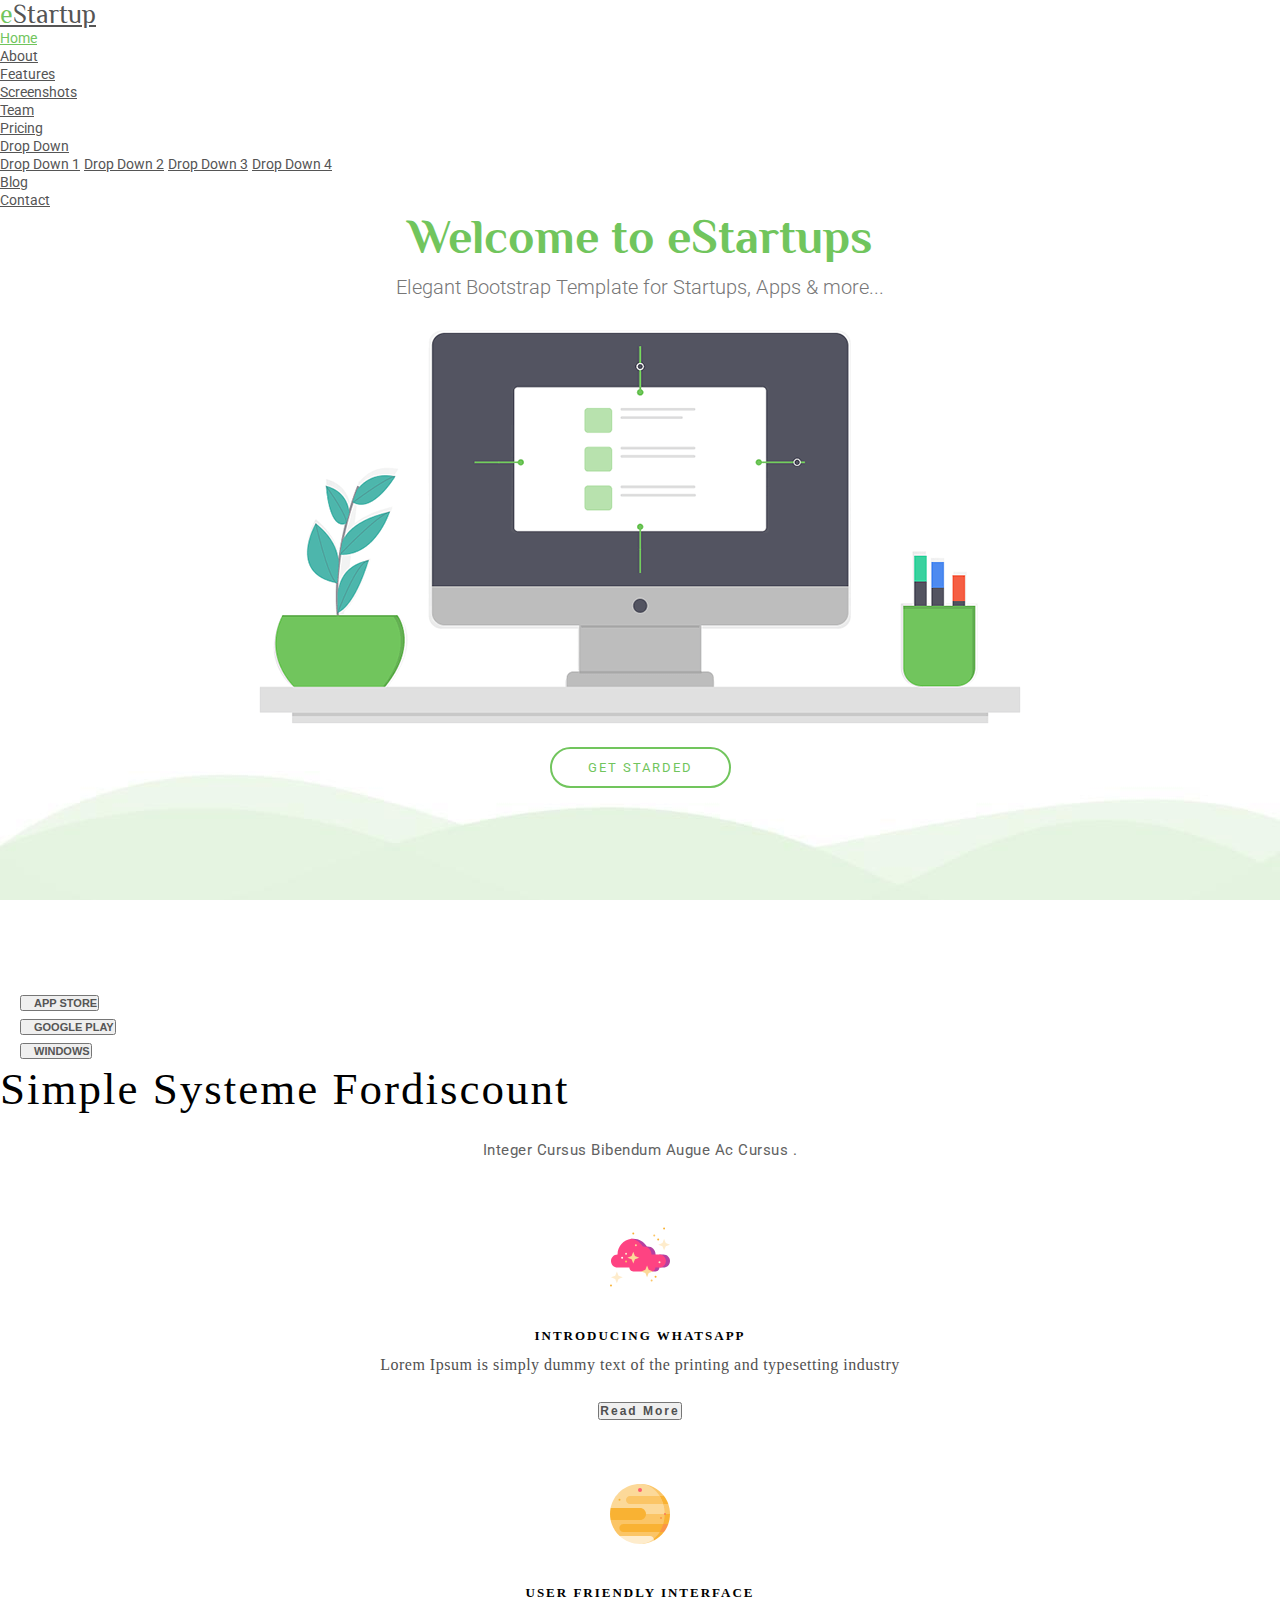
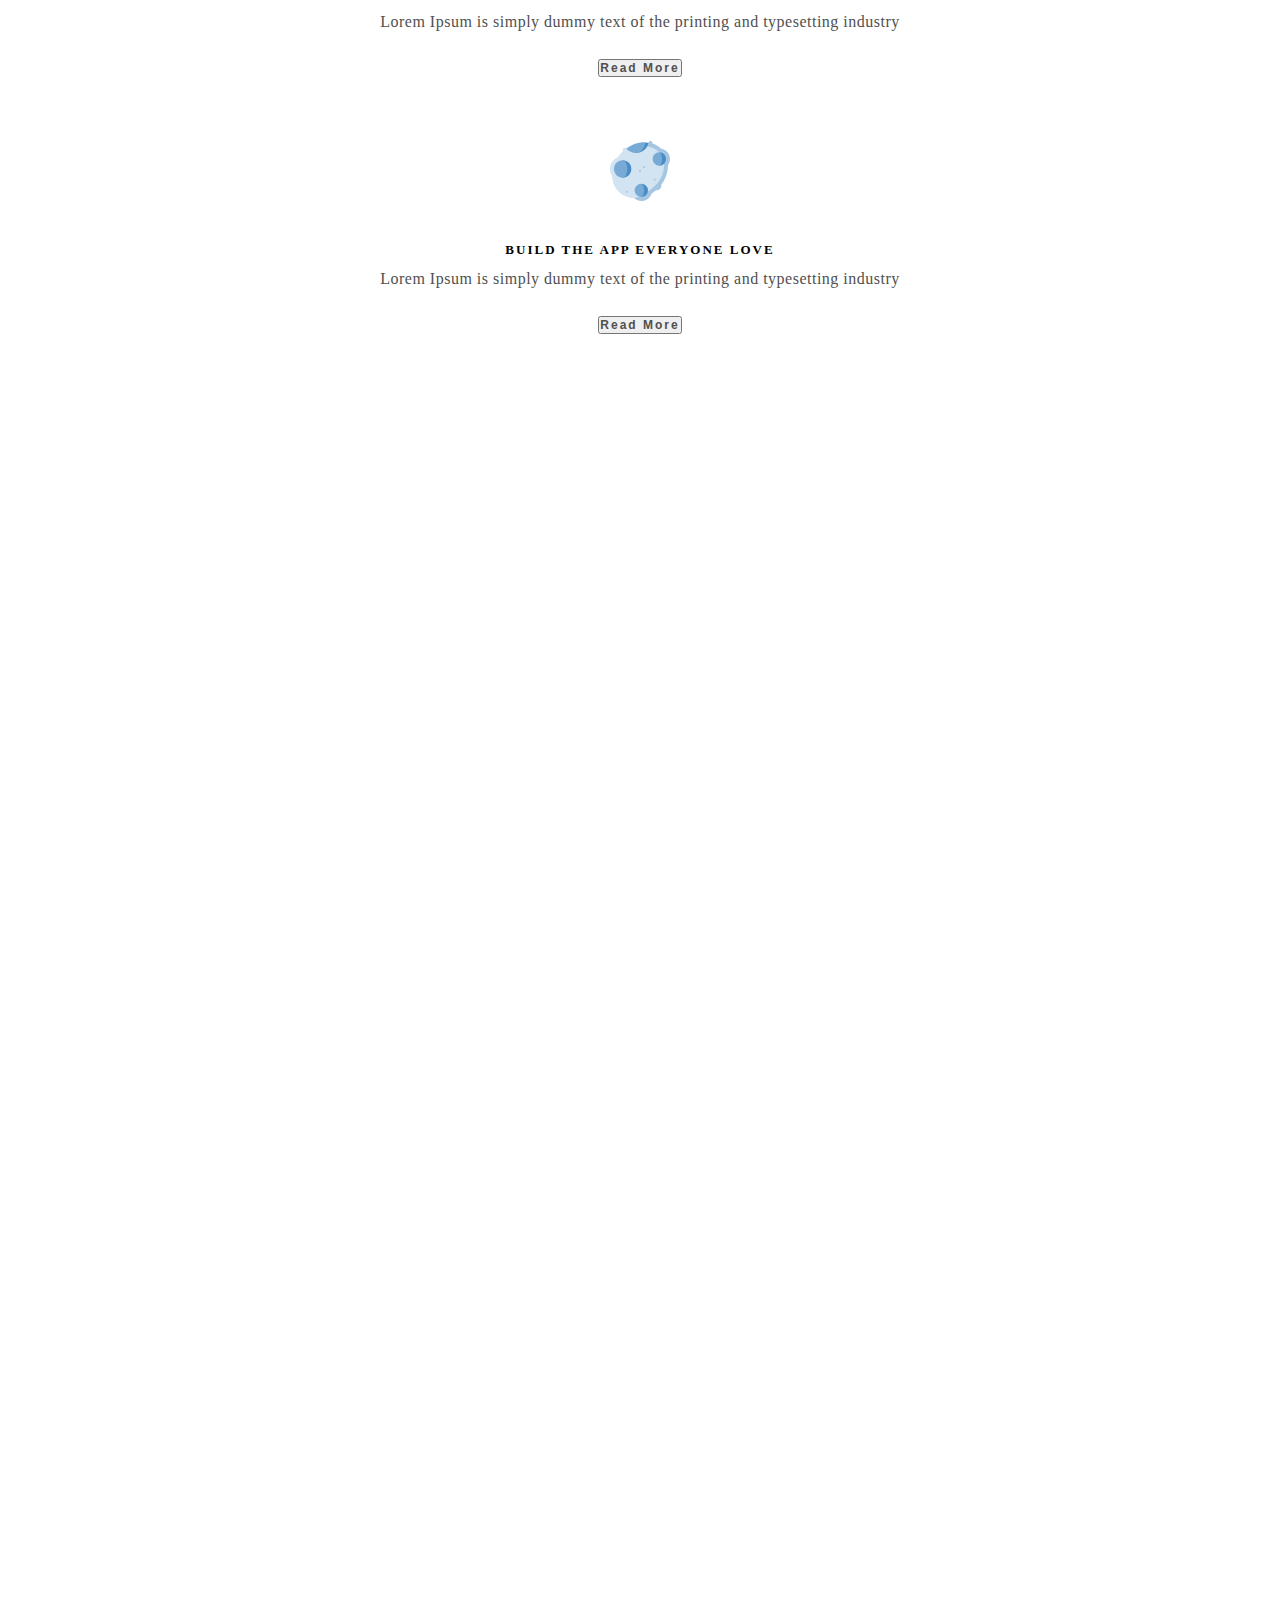
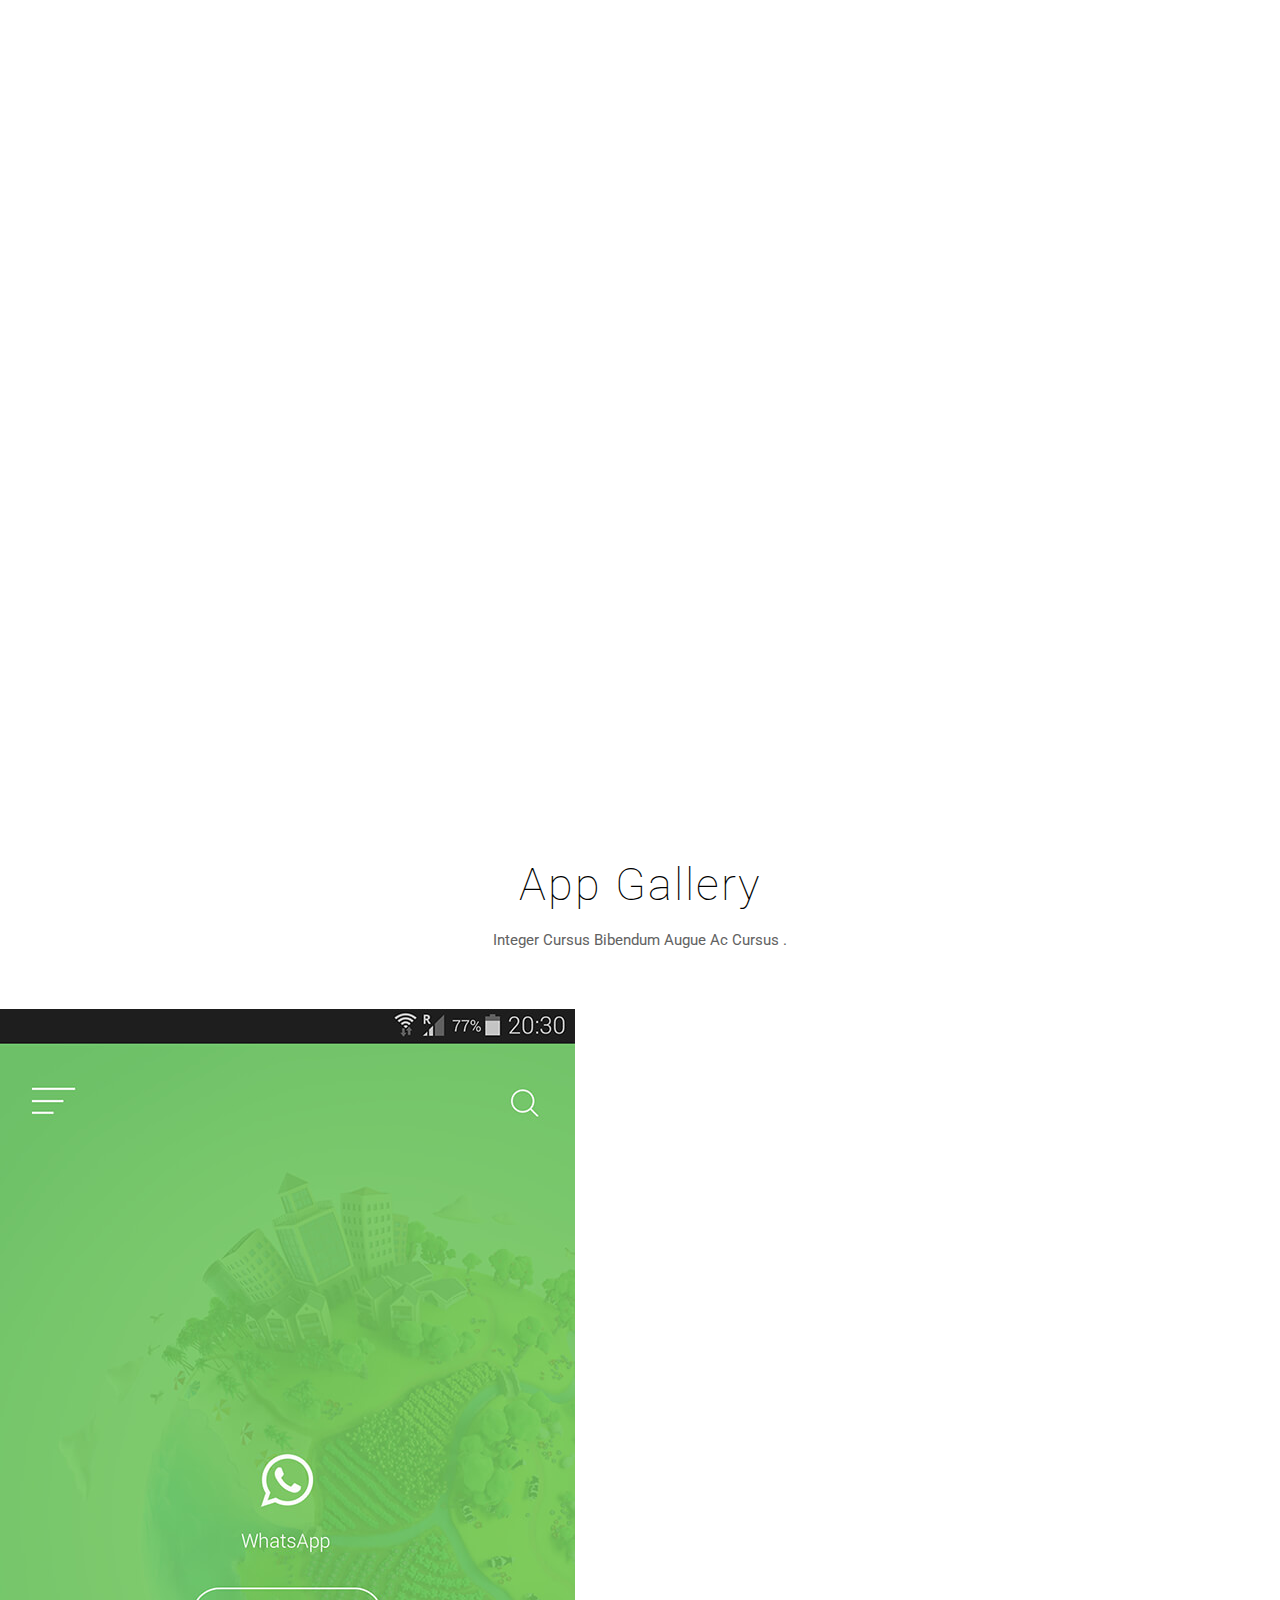
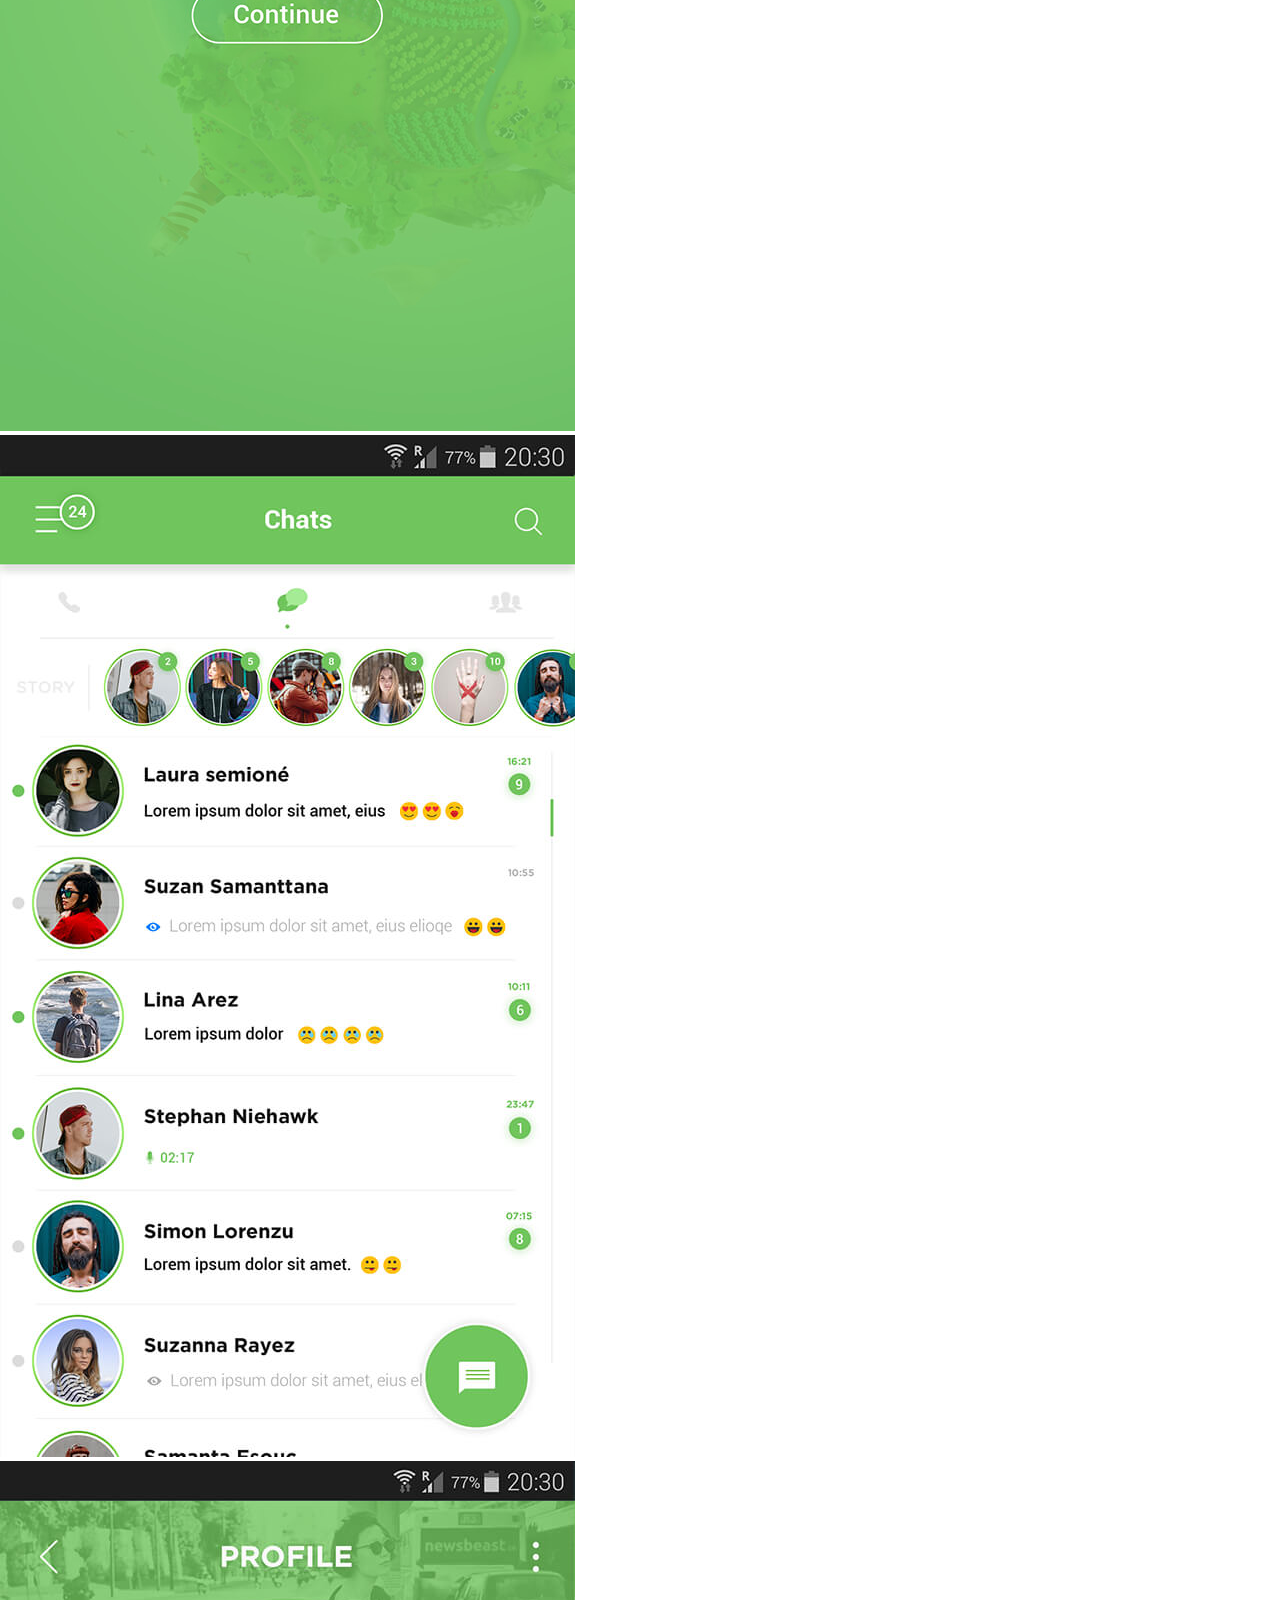
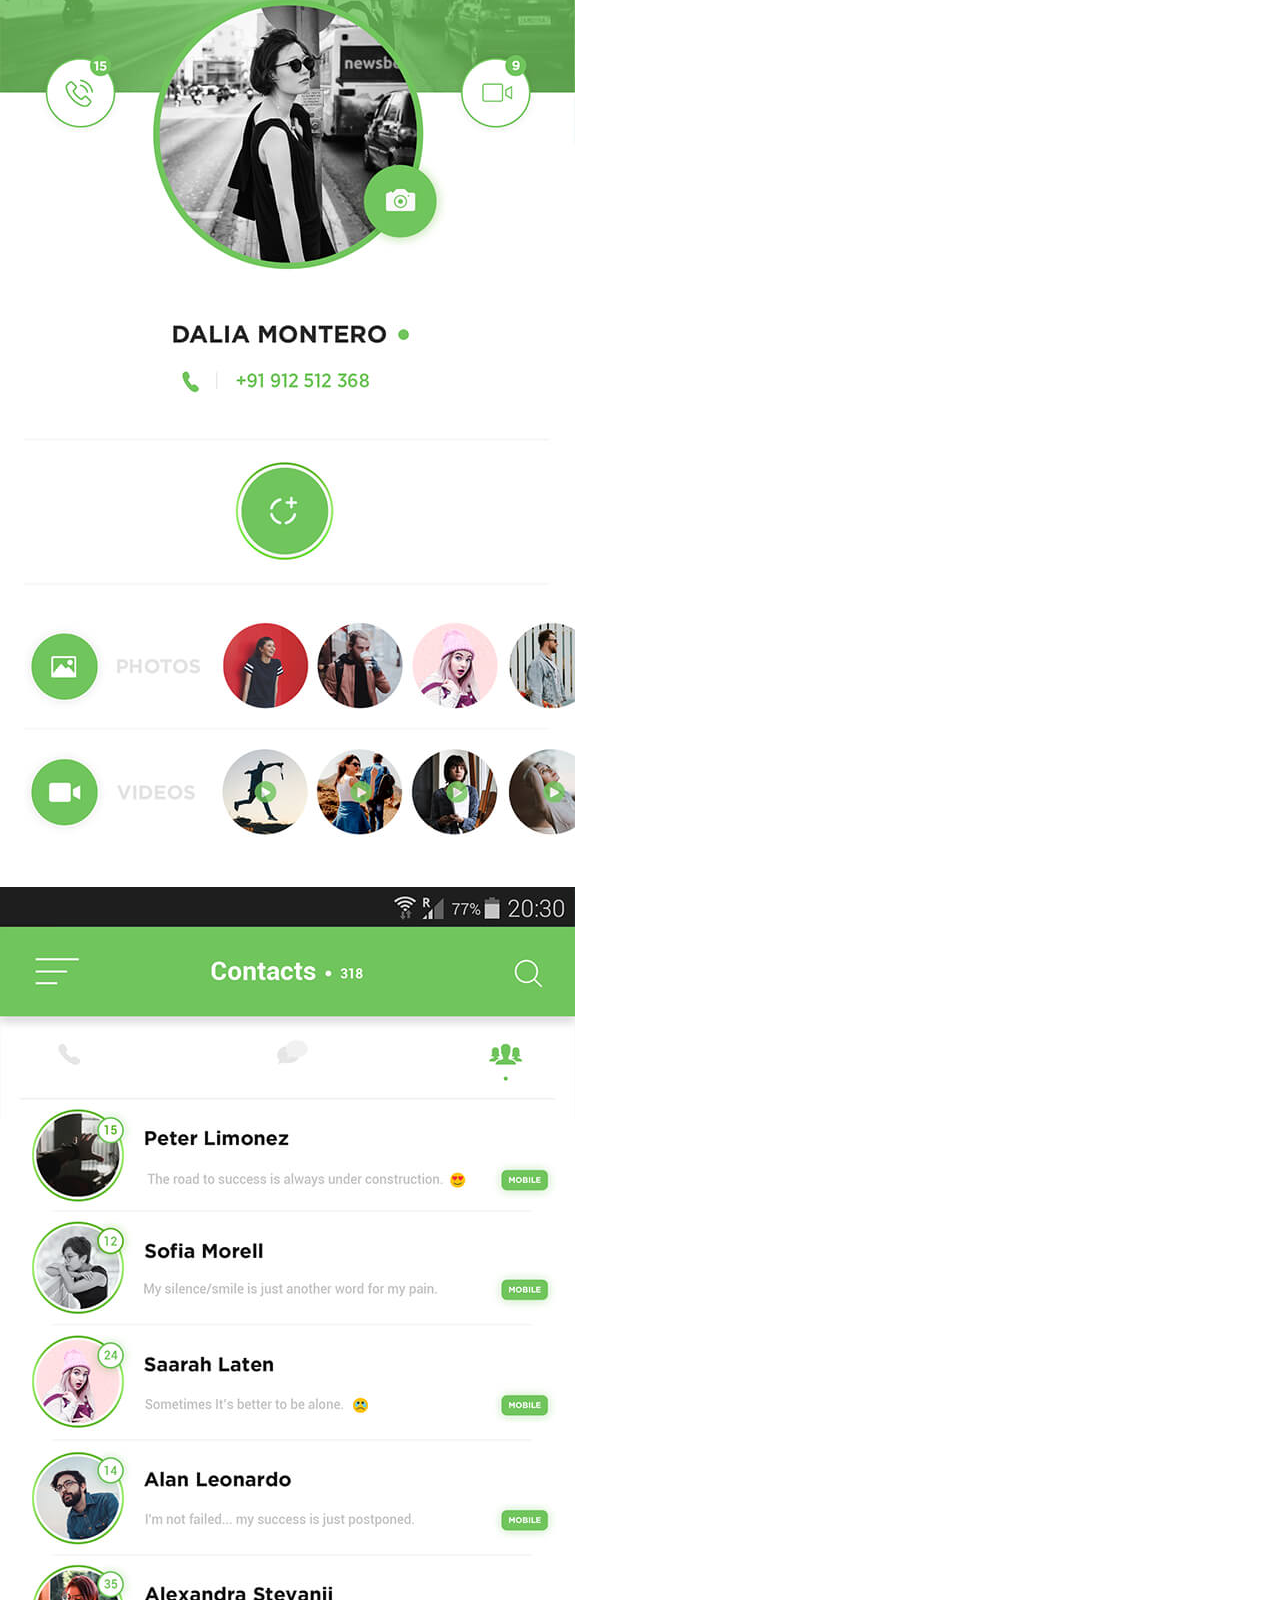
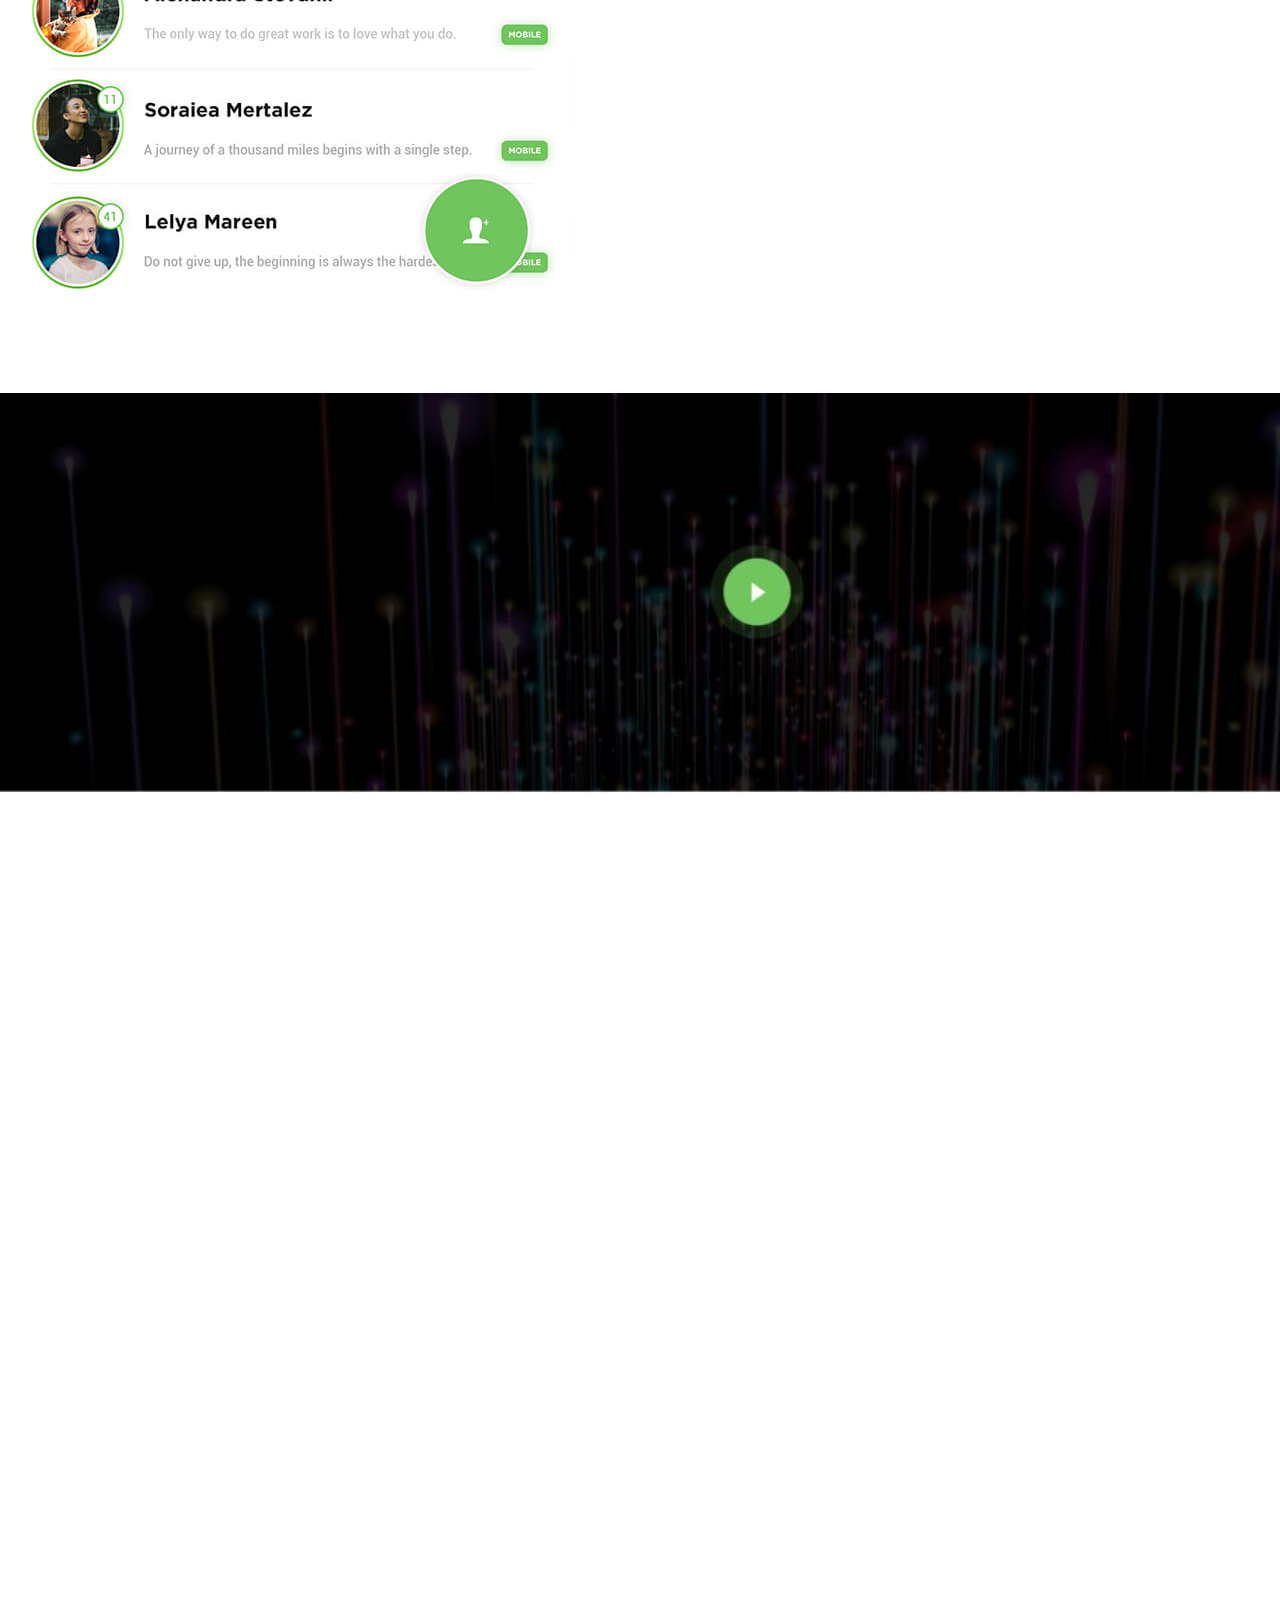
<file: work_7/index.html>
<!doctype html>
<html lang="en">
  <head>
    <!-- Required meta tags -->
    <meta charset="utf-8">
    <meta name="viewport" content="width=device-width, initial-scale=1, shrink-to-fit=no">

    <!-- Bootstrap CSS -->
    <link rel="stylesheet" href="https://stackpath.bootstrapcdn.com/bootstrap/4.1.3/css/bootstrap.min.css" integrity="sha384-MCw98/SFnGE8fJT3GXwEOngsV7Zt27NXFoaoApmYm81iuXoPkFOJwJ8ERdknLPMO" crossorigin="anonymous">
    <link href="https://fonts.googleapis.com/css?family=Philosopher" rel="stylesheet">
    <link href="https://fonts.googleapis.com/css?family=Roboto" rel="stylesheet">
    <link rel="stylesheet" href="https://use.fontawesome.com/releases/v5.5.0/css/all.css" integrity="sha384-B4dIYHKNBt8Bc12p+WXckhzcICo0wtJAoU8YZTY5qE0Id1GSseTk6S+L3BlXeVIU" crossorigin="anonymous">
    <link rel="stylesheet" href="https://use.fontawesome.com/releases/v5.5.0/css/all.css" integrity="sha384-B4dIYHKNBt8Bc12p+WXckhzcICo0wtJAoU8YZTY5qE0Id1GSseTk6S+L3BlXeVIU" crossorigin="anonymous">
    <link href="https://unpkg.com/aos@2.3.1/dist/aos.css" rel="stylesheet">
    <link rel="stylesheet" href="css/style.css">
  </head>
  <body>
    <div class="container">
      <div class="row align-items-center no-gutters">
        <div class="col-2">
          <div>
            <!-- As a link -->
            <nav class="navbar navbar-light">
              <a class="navbar-brand nav-logo" href="#"><span class="color-green">e</span>Startup</a>
            </nav>
          </div>
        </div>
        <div class="col-9 offset-1">
          <div class="col9_div">
            <ul class="nav justify-content-center">
              <li class="nav-item">
                <a class="nav-link active color-green" href="#">Home</a>
              </li>
              <li class="nav-item">
                <a class="nav-link" href="#">About</a>
              </li>
              <li class="nav-item">
                <a class="nav-link" href="#">Features</a>
              </li>
              <li class="nav-item">
                <a class="nav-link" href="#">Screenshots</a>
              </li>
              <li class="nav-item">
                <a class="nav-link" href="#">Team</a>
              </li>
              <li class="nav-item">
                <a class="nav-link" href="#">Pricing</a>
              </li>
              <li class="nav-item dropdown">
                <a class="nav-link dropdown-toggle" href="#" id="navbarDropdownMenuLink" role="button" data-toggle="dropdown" aria-haspopup="true" aria-expanded="false">
                  Drop Down
                </a>
                <div class="dropdown-menu" aria-labelledby="navbarDropdownMenuLink">
                  <a class="dropdown-item" href="#">Drop Down 1</a>
                  <a class="dropdown-item" href="#">Drop Down 2</a>
                  <a class="dropdown-item" href="#">Drop Down 3</a>
                  <a class="dropdown-item" href="#">Drop Down 4</a>
                </div>
              </li>
              <li class="nav-item">
                <a class="nav-link" href="#">Blog</a>
              </li>
              <li class="nav-item">
                <a class="nav-link" href="#">Contact</a>
              </li>
            </ul>
          </div>
        </div>
      </div>
    </div>

    <div class="back_img_common">
      <div class="back_img_inside">
        <h1>Welcome to eStartups</h1> 
        <h2>Elegant Bootstrap Template for Startups, Apps & more...</h2>
        <img src="img/hero-img.png" alt="">

      </div>
      <div class="inside-btn-1">
        <button type="button" class="btn btn-outline-success">Get Starded</button>
      </div>
    </div>

    <div class="container con-2">
      <div class="row justify-content-center no-gutters">
        <div class="col-2">
          <div class="cont-2-div">
            <button type="button" class="btn btn-link"><i class="fab fa-apple cont-2-fonts"></i>App Store</button>
          </div>
        </div>
        <div class="col-2">
          <div class="cont-2-div">
            <button type="button" class="btn btn-link"><i class="fab fa-google-play cont-2-fonts"></i>Google Play</button>
          </div>
        </div>
        <div class="col-2">
          <div class="cont-2-div">
            <button type="button" class="btn btn-link"><i class="fab fa-windows cont-2-fonts"></i>Windows</button>
          </div>
        </div>
      </div>
      <div class="row justify-content-center">
        <div class="con2_row2_div">
          <h2>Simple Systeme Fordiscount</h2>
          <p>Integer Cursus Bibendum Augue Ac Cursus .</p>
        </div>
      </div>
      <div class="row">
        <div class="col-4">
          <div class="con2_row3_div">
            <img class="w-100" class="w-100" src="img/cloud.svg" alt="">
            <h4>INTRODUCING WHATSAPP</h4>
            <p>Lorem Ipsum is simply dummy text of the printing and typesetting industry</p>
            <button type="button" class="btn btn-link">Read More</button>
          </div>
        </div>
        <div class="col-4">
          <div class="con2_row3_div">
            <img class="w-100" src="img/planet.svg" alt="">
            <h4>USER FRIENDLY INTERFACE</h4>
            <p>Lorem Ipsum is simply dummy text of the printing and typesetting industry</p>
            <button type="button" class="btn btn-link">Read More</button>
          </div>
        </div>
        <div class="col-4">
          <div class="con2_row3_div">
            <img class="w-100" src="img/asteroid.svg" alt="">
            <h4>BUILD THE APP EVERYONE LOVE</h4>
            <p>Lorem Ipsum is simply dummy text of the printing and typesetting industry</p>
            <button type="button" class="btn btn-link">Read More</button>
          </div>
        </div>
      </div>
      <div  data-aos="fade-up"
            data-aos-duration="3000">
        <div class="row justify-content-center con2_row4">
          <div class="col-3">
            <div>
              <img class="w-100" src="img/about-img.png" alt="">
            </div>
          </div>
          <div class="col-5">
            <div class="con2_row4_div">
              <h2>
                <span>ESTARTUP</span>
                UI Design Mobile
              </h2>
              <p>
                Consectetur adipiscing elit, sed do eiusmod tempor incididunt ut labore et dolore magna aliqua. Ut enim ad minim veniam, quis nostrud exercitation ullamco laboris nisi ut aliquip ex ea commodo consequat
              </p>
              <ul class="nav flex-column">
                <li class="nav-item">
                  <a class="nav-link disabled" href="#"><i class="fas fa-angle-right"></i>Creative Design</a>
                </li>
                <li class="nav-item">
                  <a class="nav-link disabled" href="#"><i class="fas fa-angle-right"></i>Retina Ready</a>
                </li>
                <li class="nav-item">
                  <a class="nav-link disabled" href="#"><i class="fas fa-angle-right"></i>Easy To Use</a>
                </li>
                <li class="nav-item">
                  <a class="nav-link disabled" href="#"><i class="fas fa-angle-right"></i>Unlimited Features</a>
                </li>
                <li class="nav-item">
                  <a class="nav-link disabled" href="#"><i class="fas fa-angle-right"></i>Unlimited Features</a>
                </li>
              </ul>
            </div>
          </div>
        </div>
      </div>
      <div  data-aos="fade-up"
            data-aos-duration="3000">
        <div class="row flex-column con2_row5">
          <h2>Amazing Features.</h2>
          <p>Integer Cursus Bibendum Augue Ac Cursus .</p>
        </div>
        <div class="row con2_row6">
          <div class="col-3">
            <div class="con2_row5_div">
              <img src="img/paint-palette.svg" alt="">
              <h2>creative design</h2>
              <p>Lorem Ipsum is simply dummy text of the printing and typesetting industry</p>
            </div>
          </div>
          <div class="col-3">
            <div class="con2_row5_div">
              <img src="img/vector.svg" alt="">
              <h2>Retina Ready</h2>
              <p>Lorem Ipsum is simply dummy text of the printing and typesetting industry</p>
            </div>
          </div>
          <div class="col-3">
            <div class="con2_row5_div">
              <img src="img/design-tool.svg" alt="">
              <h2>easy to use</h2>
              <p>Lorem Ipsum is simply dummy text of the printing and typesetting industry</p>
            </div>
          </div>
          <div class="col-3">
            <div class="con2_row5_div">
              <img src="img/asteroid.svg" alt="">
              <h2>Free Updates</h2>
              <p>Lorem Ipsum is simply dummy text of the printing and typesetting industry</p>
            </div>
          </div>
          <div class="col-3">
            <div class="con2_row5_div">
              <img src="img/asteroid.svg" alt="">
              <h2>Free Updates</h2>
              <p>Lorem Ipsum is simply dummy text of the printing and typesetting industry</p>
            </div>
          </div>
          <div class="col-3">
            <div class="con2_row5_div">
              <img src="img/cloud-computing.svg" alt="">
              <h2>App store support</h2>
              <p>Lorem Ipsum is simply dummy text of the printing and typesetting industry</p>
            </div>
          </div>
          <div class="col-3">
            <div class="con2_row5_div">
              <img src="img/pixel.svg" alt="">
              <h2>Perfect Pixel</h2>
              <p>Lorem Ipsum is simply dummy text of the printing and typesetting industry</p>
            </div>
          </div>
          <div class="col-3">
            <div class="con2_row5_div">
              <img src="img/code.svg" alt="">
              <h2>clean codes</h2>
              <p>Lorem Ipsum is simply dummy text of the printing and typesetting industry</p>
            </div>
          </div>
        </div>
      </div>
      <div class="row flex-column con2_row7">
        <h2>App Gallery</h2>
        <p>Integer Cursus Bibendum Augue Ac Cursus .</p>
      </div>
      <div class="row">
        <div class="col-3">
          <div>
            <img class="w-100" src="img/1.jpg" alt="">
          </div>
        </div>
        <div class="col-3">
          <div>
            <img class="w-100" src="img/2.jpg" alt="">
          </div>
        </div>
        <div class="col-3">
          <div>
            <img class="w-100" src="img/3.jpg" alt="">
          </div>
        </div>
        <div class="col-3">
          <div>
            <img class="w-100" src="img/4.jpg" alt="">
          </div>
        </div>
      </div>
    </div>
    <div class="big-img-div">
        <img class="w-100" src="img/photo.jpg" alt="">
    </div>
    <div class="container">
      <div  data-aos="fade-up"
            data-aos-duration="3000">
        <div class="row flex-column con3_row1">
          <h2>Team Member</h2>
          <p>Integer Cursus Bibendum Augue Ac Cursus .</p>
        </div>
        <div class="row con3_row2">
          <div class="col-3">
            <div class="con3_row_div">
              <img class="w-100" src="img/1 (1).jpg" alt="">
              <div class="overlay">
                <div>
                  <i class="fab fa-facebook-f"></i>
                  <i class="fab fa-twitter"></i>
                  <i class="fab fa-linkedin-in"></i>
                </div>
                <span>manager</span>
                <h4>Kimberly Tran</h4>
              </div>
            </div>
          </div>
          <div class="col-3">
            <div class="con3_row_div">
              <img class="w-100" src="img/2 (1).jpg" alt="">
              <div class="overlay">
                <div>
                  <i class="fab fa-facebook-f"></i>
                  <i class="fab fa-twitter"></i>
                  <i class="fab fa-linkedin-in"></i>
                </div>
                <span>manager</span>
                <h4>Kimberly Tran</h4>
              </div>
            </div>
          </div>
          <div class="col-3">
            <div class="con3_row_div">
              <img class="w-100" src="img/3 (1).jpg" alt="">
              <div class="overlay">
                <div>
                  <i class="fab fa-facebook-f"></i>
                  <i class="fab fa-twitter"></i>
                  <i class="fab fa-linkedin-in"></i>
                </div>
                <span>manager</span>
                <h4>Kimberly Tran</h4>
              </div>
            </div>
          </div>
          <div class="col-3">
            <div class="con3_row_div">
              <img class="w-100" src="img/4 (1).jpg" alt="">
              <div class="overlay">
                <div>
                  <i class="fab fa-facebook-f"></i>
                  <i class="fab fa-twitter"></i>
                  <i class="fab fa-linkedin-in"></i>
                </div>
                <span>manager</span>
                <h4>Kimberly Tran</h4>
              </div>
            </div>
          </div>
        </div>
      </div>
      <div  data-aos="fade-up"
            data-aos-duration="3000">
        <div class="row justify-content-center con3_row3">
          <div class="col-8">
            <div class="con3_row3_div">
              <h2>Our Users Speack Volumes Us</h2>
              <p>Lorem Ipsum is simply dummy text of the printing and typesetting industry. Lorem Ipsum has been the industry's standard dummy text ever since the 1500s, when an unknown printer took a galley of type and scrambled it to make a type specimen book. It has survived not only five centuries.</p>
              <h4>KIMBERLY TRAN
                <span>MANAGER</span>
              </h4>
            </div>
          </div>
        </div>
      </div>
      <div  data-aos="fade-up"
            data-aos-duration="3000">
        <div class="row flex-column con3_row4">
          <h2>Meet With Price</h2>
          <p>Integer Cursus Bibendum Augue Ac Cursus .</p>
        </div>
        <div class="row">
          <div class="col-3">
            <div class="rectangular">
              <h4>BASIC</h4>
              <h2>$29</h2>
              <ul>
                <li>
                  <b>4 GB</b>
                  Ram
                </li>
                <li>
                  <b>7/24</b>
                  Tech Support
                </li>
                <li>
                  <b>40 GB</b>
                  SSD Cloud Storage
                </li>
                <li>Monthly Backups</li>
                <li>Palo Protection</li>
              </ul>
              <div class="div_btn_1">
                <button>
                  <i class="fas fa-shopping-cart"></i>
                  BUY NOW
                </button>
              </div>
            </div>
          </div>
          <div class="col-3">
            <div class="rectangular">
              <h4>PERSONAL</h4>
              <h2>$29</h2>
              <ul>
                <li>
                  <b>4 GB</b>
                  Ram
                </li>
                <li>
                  <b>7/24</b>
                  Tech Support
                </li>
                <li>
                  <b>40 GB</b>
                  SSD Cloud Storage
                </li>
                <li>Monthly Backups</li>
                <li>Palo Protection</li>
              </ul>
              <div class="div_btn_1">
                <button>
                  <i class="fas fa-shopping-cart"></i>
                  BUY NOW
                </button>
              </div>
            </div>
          </div>
          <div class="col-3">
            <div class="rectangular">
              <h4>BUSINESS</h4>
              <h2>$29</h2>
              <ul>
                <li>
                  <b>4 GB</b>
                  Ram
                </li>
                <li>
                  <b>7/24</b>
                  Tech Support
                </li>
                <li>
                  <b>40 GB</b>
                  SSD Cloud Storage
                </li>
                <li>Monthly Backups</li>
                <li>Palo Protection</li>
              </ul>
              <div class="div_btn_1">
                <button>
                  <i class="fas fa-shopping-cart"></i>
                  BUY NOW
                </button>
              </div>
            </div>
          </div>
          <div class="col-3">
            <div class="rectangular">
              <h4>PROFEESIONAL</h4>
              <h2>$29</h2>
              <ul>
                <li>
                  <b>4 GB</b>
                  Ram
                </li>
                <li>
                  <b>7/24</b>
                  Tech Support
                </li>
                <li>
                  <b>40 GB</b>
                  SSD Cloud Storage
                </li>
                <li>Monthly Backups</li>
                <li>Palo Protection</li>
              </ul>
              <div class="div_btn_1">
                <button>
                  <i class="fas fa-shopping-cart"></i>
                  BUY NOW
                </button>
              </div>
            </div>
          </div>
        </div>
      </div>
      <div  data-aos="fade-up"
            data-aos-duration="3000">
        <div class="row flex-column con3_row5">
          <h2>Latest Posts</h2>
          <p>Integer Cursus Bibendum Augue Ac Cursus .</p>
        </div>
      </div>
      <div  data-aos="fade-up"
            data-aos-duration="3000">
        <div class="row con3_row6">
          <div class="col-4">
            <div class="con3_row6_div">
              <div class="card" style="">
                <img class="card-img-top" src="img/blog-image-1.jpg" alt="Card image cap">
                <div class="card-body card_top_div">
                  <h4 class="card-text">
                    <a href="">Whats Isthe Difference Between Good And Bat Typography</a>
                  </h4>
                  <div class="con3_row6_text2">
                    <span>05, juin 2017</span>
                    <a class="card_top_div_a2" href="">Read More</a>
                  </div>
                </div>
              </div>
            </div>
          </div>
          <div class="col-4">
            <div class="con3_row6_div">
              <div class="card" style="">
                <img class="card-img-top" src="img/blog-image-2.jpg" alt="Card image cap">
                <div class="card-body card_top_div">
                  <h4 class="card-text">
                    <a href="">Whats Isthe Difference Between Good And Bat Typography</a>
                  </h4>
                  <div class="con3_row6_text2">
                    <span>05, juin 2017</span>
                    <a class="card_top_div_a2" href="">Read More</a>
                  </div>
                </div>
              </div>
            </div>
          </div>
          <div class="col-4">
            <div class="con3_row6_div">
              <div class="card" style="">
                <img class="card-img-top" src="img/blog-image-3.jpg" alt="Card image cap">
                <div class="card-body card_top_div">
                  <h4 class="card-text">
                    <a href="">Whats Isthe Difference Between Good And Bat Typography</a>
                  </h4>
                  <div class="con3_row6_text2">
                    <span>05, juin 2017</span>
                    <a class="card_top_div_a2" href="">Read More</a>
                  </div>
                </div>
              </div>
            </div>
          </div>
        </div>
      </div>
    </div>
    <div  data-aos="fade-up"
            data-aos-duration="3000">
        <div class="back_img_2">
          <div class="container con-4">
            <div class="row justify-content-center con4_row1">
              <div class="col-6">
                <div class="con4_row1_div">
                  <div class="input-group mb-3">
                    <input type="email" class="form-control" placeholder="Email Adress" aria-label="Recipient's username" aria-describedby="basic-addon2">
                    <div class="input-group-append">
                      <button class="input-group-text" id="basic-addon2"><i class="fas fa-location-arrow"></i>SUBSCRIBE</button>
                    </div>
                  </div>
                </div>
              </div>
            </div>
              <div class="row justify-content-center con4_row2">
                <div class="col-1 con4_row2_div">
                  <ul>
                    <li>
                      <a href="">
                        <i class="fab fa-facebook-f"></i>
                      </a>
                    </li>
                  </ul>
                </div>
                <div class="col-1 con4_row2_div">
                  <ul>
                    <li>
                      <a href="">
                        <i class="fab fa-twitter"></i>
                      </a>
                    </li>
                  </ul>
                </div>
                <div class="col-1 con4_row2_div">
                  <ul>
                    <li>
                      <a href="">
                        <i class="fab fa-google-plus-g"></i>
                      </a>
                    </li>
                  </ul>
                </div>
                <div class="col-1 con4_row2_div">
                  <ul>
                    <li>
                      <a href="">
                        <i class="fab fa-linkedin-in"></i>
                      </a>
                    </li>
                  </ul>
                </div> 
              </div>
            </div>
          </div>
        </div>
        <div  data-aos="fade-up"
            data-aos-duration="3000">
          <div class="container">
            <div class="row flex-column con5_row1">
              <h2>Contact</h2>
              <p>Sed Ut Perspiciatis Unde Omnis Iste Natus Error Sit Voluptatem Accusantium Doloremque</p>
            </div>
            <div class="row justify-content-center">
              <div class="col-3">
                <div class="con5_row2_div_left">
                  <div>
                    <i class="fas fa-map-marker-alt"></i>
                    <p>
                      A108 Adam Street
                      <br>
                      New York, NY 535022
                    </p>
                  </div>
                  <div>
                    <i class="fas fa-envelope"></i>
                    <p>info@example.com</p>
                  </div>
                  <div>
                    <i class="fa fa-phone"></i>
                    <p>+1 5589 55488 55s</p>
                  </div>
                </div>
                <div  class="con5_row2_div_right">
                  <a href="">
                    <i class="fab fa-twitter"></i>
                  </a>
                  <a href="">
                    <i class="fab fa-facebook-f"></i>
                  </a>
                  <a href="">
                    <i class="fab fa-instagram"></i>
                  </a>
                  <a href="">
                    <i class="fab fa-google-plus-g"></i>
                  </a>
                  <a href="">
                    <i class="fab fa-linkedin-in"></i>
                  </a>
                </div>
              </div>
              <div class="col-5">
                <div class="input_forms">
                  <div class="form-row">
                    <div class="col">
                      <input type="text" class="form-control" placeholder="Your Name">
                    </div>
                  </div>
                </div>
                <div class="input_forms">
                  <div class="form-row">
                    <div class="col">
                      <input type="text" class="form-control" placeholder="Your Email">
                    </div>
                  </div>
                </div>
                <div class="input_forms">
                  <div class="form-row">
                    <div class="col">
                      <input type="text" class="form-control" placeholder="Subject">
                    </div>
                  </div>
                </div>
                <div class="input_forms">
                  <div class="form-group">
                    <textarea class="form-control" id="exampleFormControlTextarea1" rows="3" placeholder="Message"></textarea>
                  </div>
                </div>
                <div class="btn_forms">
                  <div class="input-group-append">
                    <button class="input-group-text" id="basic-addon2">Send Message</button>
                  </div>
                </div>
              </div>
            </div>
          </div>
        </div>





    <!-- Optional JavaScript -->
    <!-- jQuery first, then Popper.js, then Bootstrap JS -->
    <script src="https://code.jquery.com/jquery-3.3.1.slim.min.js" integrity="sha384-q8i/X+965DzO0rT7abK41JStQIAqVgRVzpbzo5smXKp4YfRvH+8abtTE1Pi6jizo" crossorigin="anonymous"></script>
    <script src="https://cdnjs.cloudflare.com/ajax/libs/popper.js/1.14.3/umd/popper.min.js" integrity="sha384-ZMP7rVo3mIykV+2+9J3UJ46jBk0WLaUAdn689aCwoqbBJiSnjAK/l8WvCWPIPm49" crossorigin="anonymous"></script>
    <script src="https://stackpath.bootstrapcdn.com/bootstrap/4.1.3/js/bootstrap.min.js" integrity="sha384-ChfqqxuZUCnJSK3+MXmPNIyE6ZbWh2IMqE241rYiqJxyMiZ6OW/JmZQ5stwEULTy" crossorigin="anonymous"></script>
    <script src="https://unpkg.com/aos@2.3.1/dist/aos.js"></script>
    <script>
      AOS.init();
    </script>
  </body>
</html>
</file>
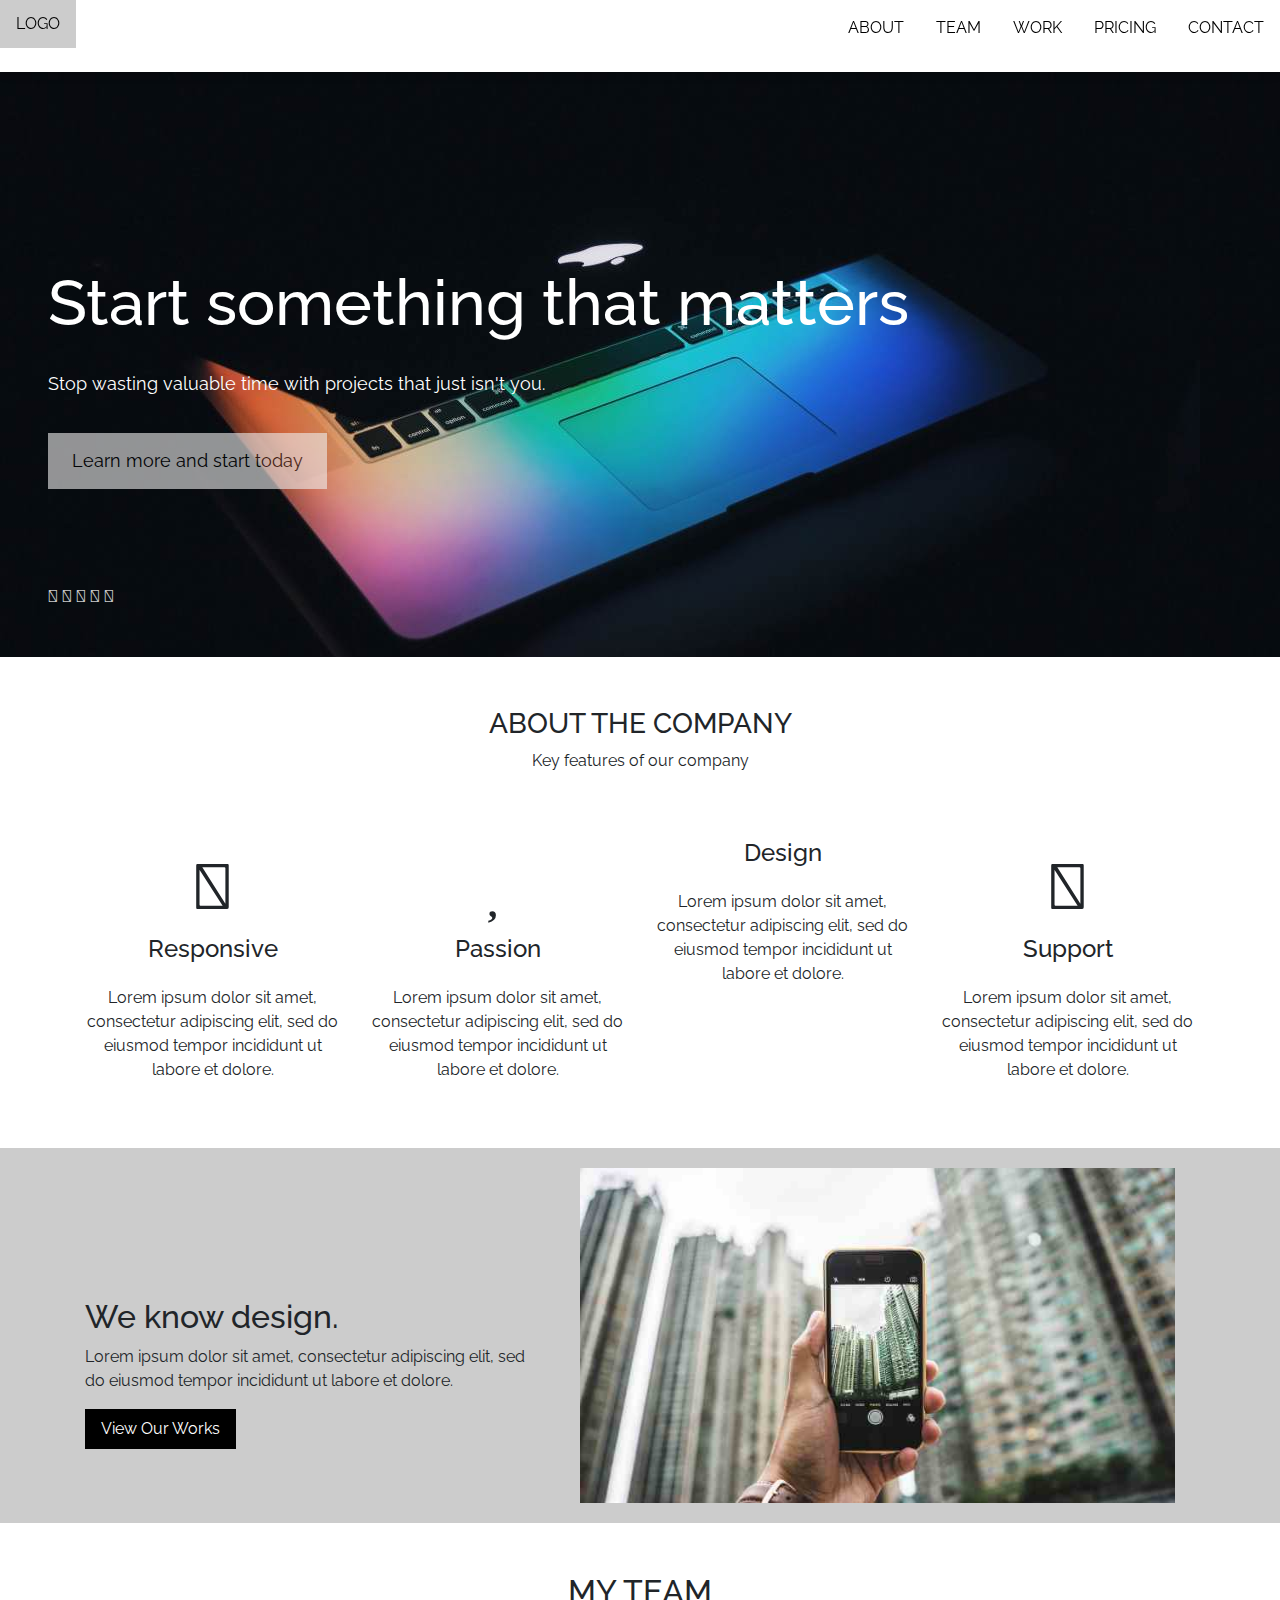
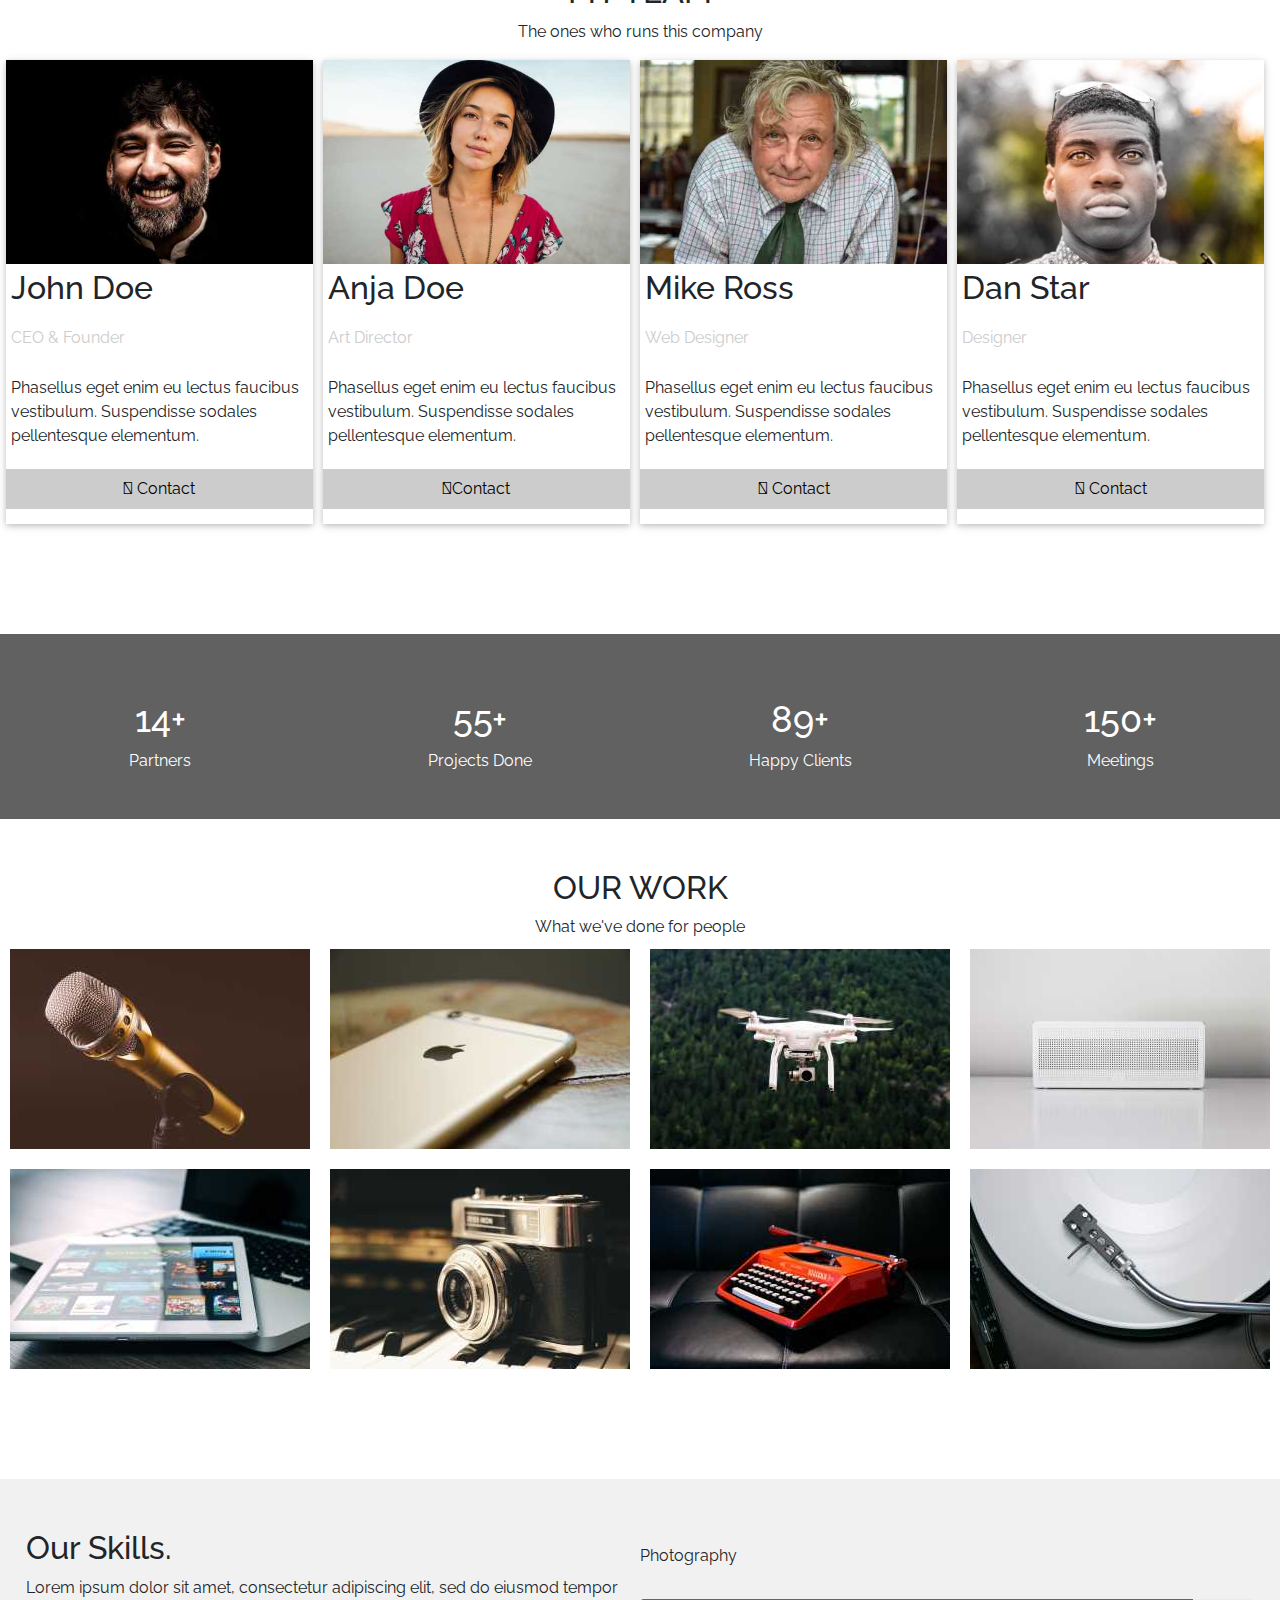
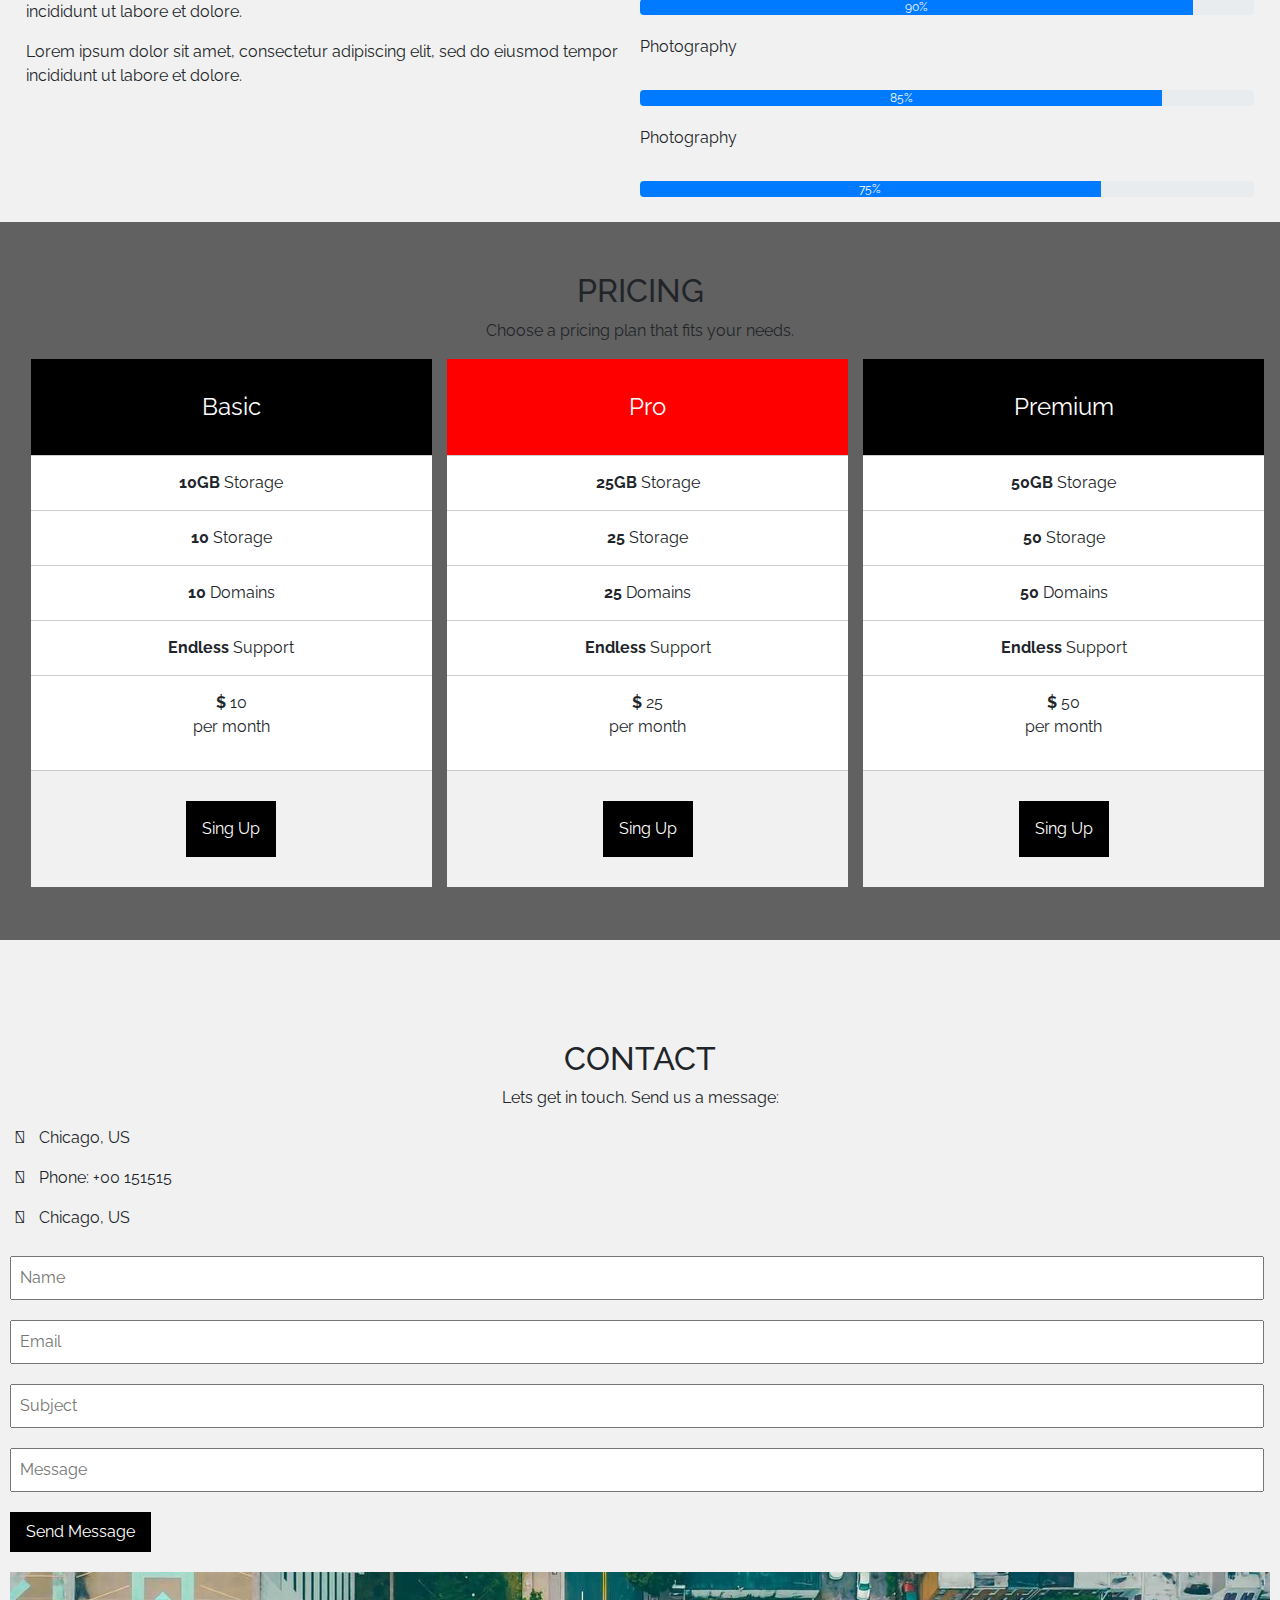
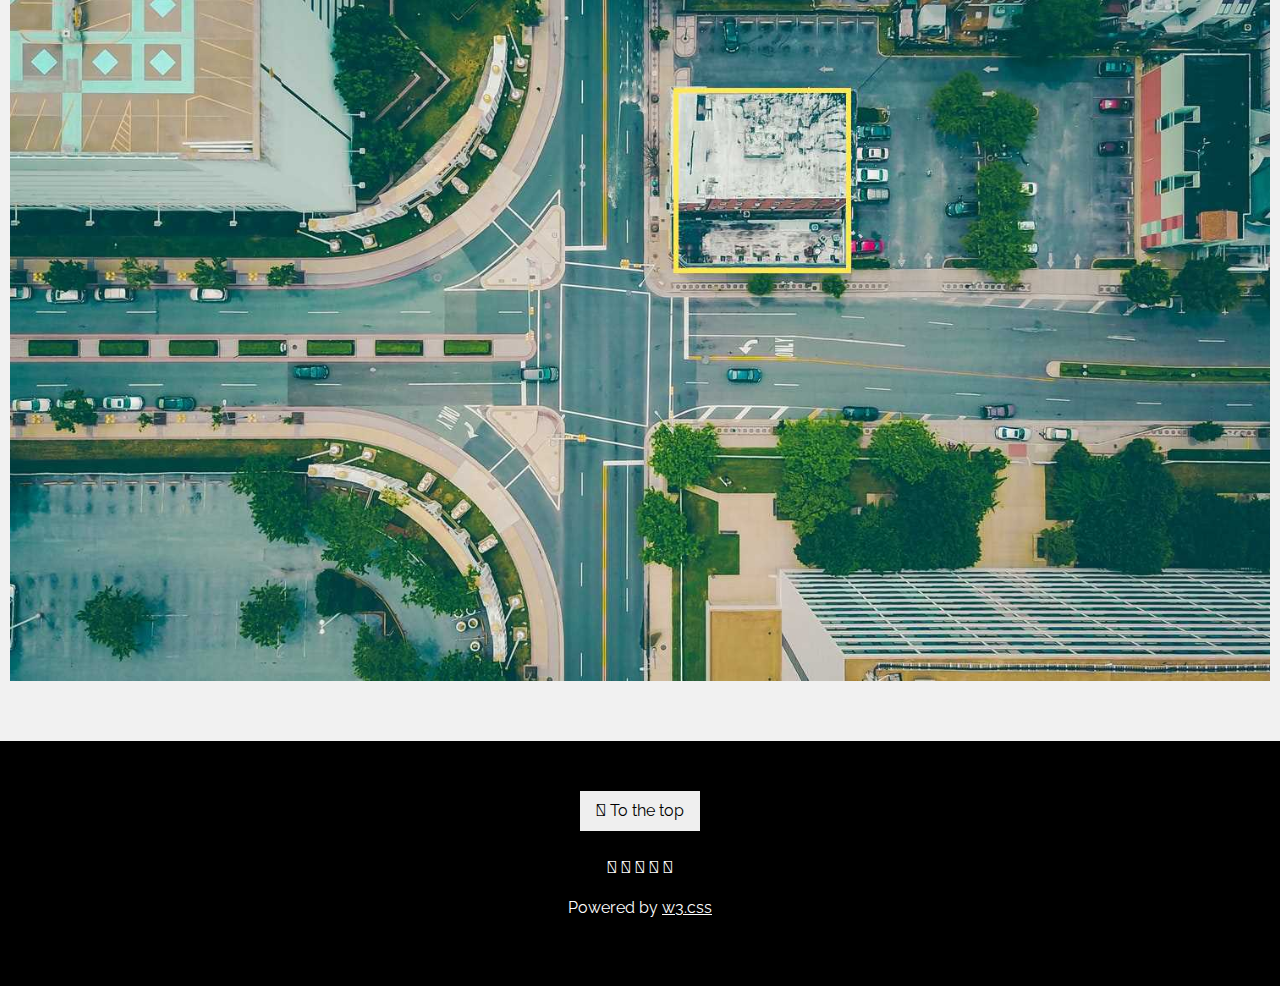
<file: work_8/index.html>
<!DOCTYPE html>
<html lang="en">
<head>
	<meta charset="UTF-8">
	<title>Document</title>
	<link rel="stylesheet" href="css/style.css">
	<link rel="stylesheet" href="https://use.fontawesome.com/releases/v5.8.2/css/all.css" integrity="sha384-oS3vJWv+0UjzBfQzYUhtDYW+Pj2yciDJxpsK1OYPAYjqT085Qq/1cq5FLXAZQ7Ay" crossorigin="anonymous">
	<link rel="stylesheet" href="https://stackpath.bootstrapcdn.com/bootstrap/4.3.1/css/bootstrap.min.css" integrity="sha384-ggOyR0iXCbMQv3Xipma34MD+dH/1fQ784/j6cY/iJTQUOhcWr7x9JvoRxT2MZw1T" crossorigin="anonymous">
	<link rel="stylesheet" href="https://use.fontawesome.com/releases/v5.8.2/css/all.css" integrity="sha384-oS3vJWv+0UjzBfQzYUhtDYW+Pj2yciDJxpsK1OYPAYjqT085Qq/1cq5FLXAZQ7Ay" crossorigin="anonymous">
	<link rel="stylesheet" href="https://cdnjs.cloudflare.com/ajax/libs/font-awesome/4.7.0/css/font-awesome.min.css">
	<link href="https://fonts.googleapis.com/css?family=Raleway&display=swap" rel="stylesheet">
</head>
<body>
	<div class="common">
		<div class="div">
			<nav class="nav">
				<ul class="ul">
					<li>
						<a href="">
							Logo
						</a>
					</li>
				</ul>
				<ul class="ul1">
					<li>
						<a href="">
							About
						</a>
					</li>
					<li>
						<a href="">
							
							Team
						</a>
					</li>
					<li>
						<a href="">
							Work
						</a>
					</li>
					<li>
						<a href="">
							Pricing
						</a>
					</li>
					<li>
						<a href="">
							Contact
						</a>
					</li>
				</ul>
			</nav>
		</div>

		<div class="div1">
			<div class="div1-h1">
				<h1 class="h2">
					Start something that matters
				</h1>
				<p class="p1">
					Stop wasting valuable time with projects that just isn't you.
				</p>
				<button class="bnt">
					Learn more and start today
				</button>
			</div>
			<div class="div2">
				<i class="fab fa-facebook-f"></i>
				<i class="fab fa-instagram"></i>
				<i class="fab fa-snapchat"></i>
				<i class="fab fa-pinterest-p"></i>
				<i class="fab fa-twitter"></i>
				<i class="fab fa-linkedin-in"></i>
			</div>
		</div>
		<div class="div8">
			<div class="div8-a1">
				<h2 class="h3">
					ABOUT THE COMPANY
				</h2>
				<p class="p2">
					Key features of our company
				</p>
			</div>
			<div class="container w1">
				<div class="row">
					<div class="col-md-3 loc">
						<i class="fas fa-desktop"></i>
						<h2 class="h4">
							Responsive
						</h2>
						<p class="p3">
							Lorem ipsum dolor sit amet, consectetur adipiscing elit, sed do eiusmod tempor incididunt ut labore et dolore.
						</p>
					</div>
					<div class="col-md-3 loc">
						<i class="fas fa-heart"></i>
						<h2 class="h4">
							Passion
						</h2>
						<p class="p3">
							Lorem ipsum dolor sit amet, consectetur adipiscing elit, sed do eiusmod tempor incididunt ut labore et dolore.
						</p>
					</div>
					<div class="col-md-3 loc">
						<i class="far fa-gem"></i>
						<h2 class="h4">
							Design
						</h2>
						<p class="p3">
							Lorem ipsum dolor sit amet, consectetur adipiscing elit, sed do eiusmod tempor incididunt ut labore et dolore.
						</p>
					</div>
					<div class="col-md-3 loc">
						<i class="fas fa-cog"></i>
						<h2 class="h4">
							Support
						</h2>
						<p class="p3">
							Lorem ipsum dolor sit amet, consectetur adipiscing elit, sed do eiusmod tempor incididunt ut labore et dolore.
						</p>
					</div>
				</div>
			</div>
		</div>
		<div class="div3">
			<div class="container">
				<div class="row">
					<div class="col-md-5 loc1">
						<h2 class="q1">
							We know design.
						</h2>
						<p class="p4">
							Lorem ipsum dolor sit amet, consectetur adipiscing elit, sed do eiusmod
							tempor incididunt ut labore et dolore.
						</p>
						<button class="bnt1">
							View Our Works
						</button>
					</div>
					<div class="col-md-7 loc2">
						<img src="img/phone_buildings.jpg" alt="">
					</div>
				</div>
			</div> 
		</div>
		<div class="div4">
			<h2 class="q2">
				My Team
			</h2>
			<p class="p5">
				The ones who runs this company
			</p>
			<div class="div5">
				<div class="div6">
					<img src="img/team2.jpg" alt="">
					<h2 class="q3">
						John Doe
					</h2>
					<p class="p6">
						CEO & Founder
					</p>
					<p class="p7">
						Phasellus eget enim eu lectus faucibus vestibulum. Suspendisse sodales pellentesque elementum.
					</p>
					<button class="bnt3">
						<i class="fas fa-envelope"></i>
						Contact
					</button>
				</div>			
				<div class="div6">
					<img src="img/team1.jpg" alt="">
					<h2 class="q3">
						Anja Doe
					</h2>
					<p class="p6">
						Art Director
					</p>
					<p class="p7">
						Phasellus eget enim eu lectus faucibus vestibulum. Suspendisse sodales pellentesque elementum.
					</p>
					<button class="bnt3">
						
						<i class="fas fa-envelope"></i>Contact
					</button>
				</div>
				<div class="div6">
					<img src="img/team3.jpg" alt="">
					<h2 class="q3">
						Mike Ross
					</h2>
					<p class="p6">
						Web Designer
					</p>
					<p class="p7">
						Phasellus eget enim eu lectus faucibus vestibulum. Suspendisse sodales pellentesque elementum.
					</p>
					<button class="bnt3">
						<i class="fas fa-envelope"></i>
						Contact
					</button>
				</div>
				<div class="div6">
					<img src="img/team4.jpg" alt="">
					<h2 class="q3">
						Dan Star
					</h2>
					<p class="p6">
						Designer
					</p>
					<p class="p7">
						Phasellus eget enim eu lectus faucibus vestibulum. Suspendisse sodales pellentesque elementum.
					</p>
					<button class="bnt3">
						<i class="fas fa-envelope"></i>
						Contact
					</button>
				</div>
			</div>
		</div>
		<div class="div7">
			<div class="div8">
				<h2 class="q4">
					14+
				</h2>
				<p class="p8">
					Partners
				</p>
			</div>
			<div class="div8">
				<h2 class="q4">
					55+
				</h2>
				<p class="p8">
					Projects Done
				</p>
			</div>
			<div class="div8">
				<h2 class="q4">
					89+
				</h2>
				<p class="p8">
					Happy Clients
				</p>
			</div>
			<div class="div8">
				<h2 class="q4">
					150+
				</h2>
				<p class="p8">
					Meetings
				</p>
			</div>

		</div>
		<div class="div9">
			<h2 class="q5">
				OUR WORK
			</h2>
			<div class="p9">
				What we've done for people
			</div>
			<div class="div10">
				<div class="div11">
					<img src="img/tech_mic.jpg" alt="">
				</div>
				<div class="div11">
					<img src="img/tech_phone.jpg" alt="">
				</div>
				<div class="div11">
					<img src="img/tech_drone.jpg" alt="">
				</div>
				<div class="div11">
					<img src="img/tech_sound.jpg" alt="">
				</div>
			</div>
			<div class="div10">
				<div class="div11">
					<img src="img/tech_tablet.jpg" alt="">
				</div>
				<div class="div11">
					<img src="img/tech_camera.jpg" alt="">
				</div>
				<div class="div11">
					<img src="img/tech_typewriter.jpg" alt="">
				</div>
				<div class="div11">
					<img src="img/tech_tableturner.jpg" alt="">
				</div>
			</div>

			


		</div>
		<div class="div12">
			<div class="div13">
				<h2 class="q6">
					Our Skills.
				</h2>
				<p class="p10">
					Lorem ipsum dolor sit amet, consectetur adipiscing elit, sed do eiusmod
					tempor incididunt ut labore et dolore.
				</p>
				<p class="p11">
					Lorem ipsum dolor sit amet, consectetur adipiscing elit, sed do eiusmod
					tempor incididunt ut labore et dolore.
				</p>
			</div>
			<div class="div13">
				<p class="p12">
					Photography
				</p>
				<div class="progress y1">
 					<div class="progress-bar" role="progressbar" style="width: 90%;" aria-valuenow="25" aria-valuemin="0" aria-valuemax="100">90%</div>
				</div>
				<p class="p12">
					Photography
				</p>	
				<div class="progress y1">
  					<div class="progress-bar" role="progressbar" style="width: 85%;" aria-valuenow="25" aria-valuemin="0" aria-valuemax="100">85%</div>
				</div>
				<p class="p12">
					Photography
				</p>
				<div class="progress y1">
 					 <div class="progress-bar" role="progressbar" style="width: 75%;" aria-valuenow="25" aria-valuemin="0" aria-valuemax="100">75%</div>
				</div>
			</div>
		</div>
		<div class="div15">
			<h2 class="q7">
				PRICING
			</h2>
			<p class="p13">
				Choose a pricing plan that fits your needs.
			</p>

			<div class="div16">
				<div class="div17">
					<ul class="ul4">
						<li class="li">
							Basic
						</li>
						<li class="li1">
							<span class="span">10GB</span> Storage
						</li>
						<li class="li6">
							<span class="span">10</span> Storage
						</li>
						<li class="li2">
							<span class="span">10</span> Domains
						</li>
						<li class="li3">
							<span class="span">Endless</span> Support
						</li>
						<li class="li4">
							<span class="span">$</span> 10
							<p class="p14">
								per month
							</p>
						</li>
						<li class="li5">
							<button class="bnt4">
								Sing Up
							</button>
						</li>
						
					</ul>
				</div>
				<div class="div17">
					<ul class="ul4">
						<li class="li7">
							Pro
						</li>
						<li class="li1">
							<span class="span">25GB</span> Storage
						</li>
						<li class="li6">
							<span class="span">25</span> Storage
						</li>
						<li class="li2">
							<span class="span">25</span> Domains
						</li>
						<li class="li3">
							<span class="span">Endless</span> Support
						</li>
						<li class="li4">
							<span class="span">$</span> 25
							<p class="p14">
								per month
							</p>
						</li>
						<li class="li5">
							<button class="bnt4">
								Sing Up
							</button>
						</li>
						
					</ul>
				</div>
				<div class="div17">
					<ul class="ul4">
						<li class="li">
							Premium
						</li>
						<li class="li1">
							<span class="span">50GB</span> Storage
						</li>
						<li class="li6">
							<span class="span">50</span> Storage
						</li>
						<li class="li2">
							<span class="span">50</span> Domains
						</li>
						<li class="li3">
							<span class="span">Endless</span> Support
						</li>
						<li class="li4">
							<span class="span">$</span> 50
							<p class="p14">
								per month
							</p>
						</li>
						<li class="li5">
							<button class="bnt4">
								Sing Up
							</button>
						</li>
						
					</ul>
				</div>
			</div>
		</div>
		<div class="div18">
			<h2 class="q8">
				CONTACT
			</h2>
			<p class="p14">
				Lets get in touch. Send us a message:
			</p>
			<p class="p15">
				<span class="span1"><i class="fas fa-map-marker"></i></span>
				Chicago, US
			</p>
			<p class="p15">
				<span class="span1"><i class="fas fa-phone"></i></span>
				 Phone: +00 151515
			</p>
			<p class="p15">
				<span class="span1"><i class="fas fa-envelope"></i></span>
				Chicago, US
			</p>
			<form action="" class="form">
				<input type="text" placeholder="Name">
				<input type="Email" placeholder="Email">
				<input type="text" placeholder="Subject">
				<input type="text" placeholder="Message">
			</form>
			<button class="bnt5">
				<i class="fab fa-telegram-plane"></i>
				Send Message
			</button>
			<img class="img" src="img/map.jpg" alt="">
		</div>
		<div class="div19">
			<button class="bnt6">
				<i class="fas fa-arrow-up"></i>
				To the top 
			</button>
			<p class="p18">
				<i class="fab fa-facebook-f"></i>
				<i class="fab fa-instagram"></i>
				<i class="fab fa-snapchat"></i>
				<i class="fab fa-pinterest-p"></i>
				<i class="fab fa-twitter"></i>
				<i class="fab fa-linkedin-in"></i>
			</p>
			<p class="p16">
				Powered by <a href="https://www.w3schools.com/w3css/default.asp" target="_blank"> w3.css</a>
			</p>
		</div>

	










































	</div>











		<script src="https://code.jquery.com/jquery-3.3.1.slim.min.js" integrity="sha384-q8i/X+965DzO0rT7abK41JStQIAqVgRVzpbzo5smXKp4YfRvH+8abtTE1Pi6jizo" crossorigin="anonymous"></script>
		<script src="https://cdnjs.cloudflare.com/ajax/libs/popper.js/1.14.7/umd/popper.min.js" integrity="sha384-UO2eT0CpHqdSJQ6hJty5KVphtPhzWj9WO1clHTMGa3JDZwrnQq4sF86dIHNDz0W1" crossorigin="anonymous"></script>
		<script src="https://stackpath.bootstrapcdn.com/bootstrap/4.3.1/js/bootstrap.min.js" integrity="sha384-JjSmVgyd0p3pXB1rRibZUAYoIIy6OrQ6VrjIEaFf/nJGzIxFDsf4x0xIM+B07jRM" crossorigin="anonymous"></script>
</body>
</html>
</file>
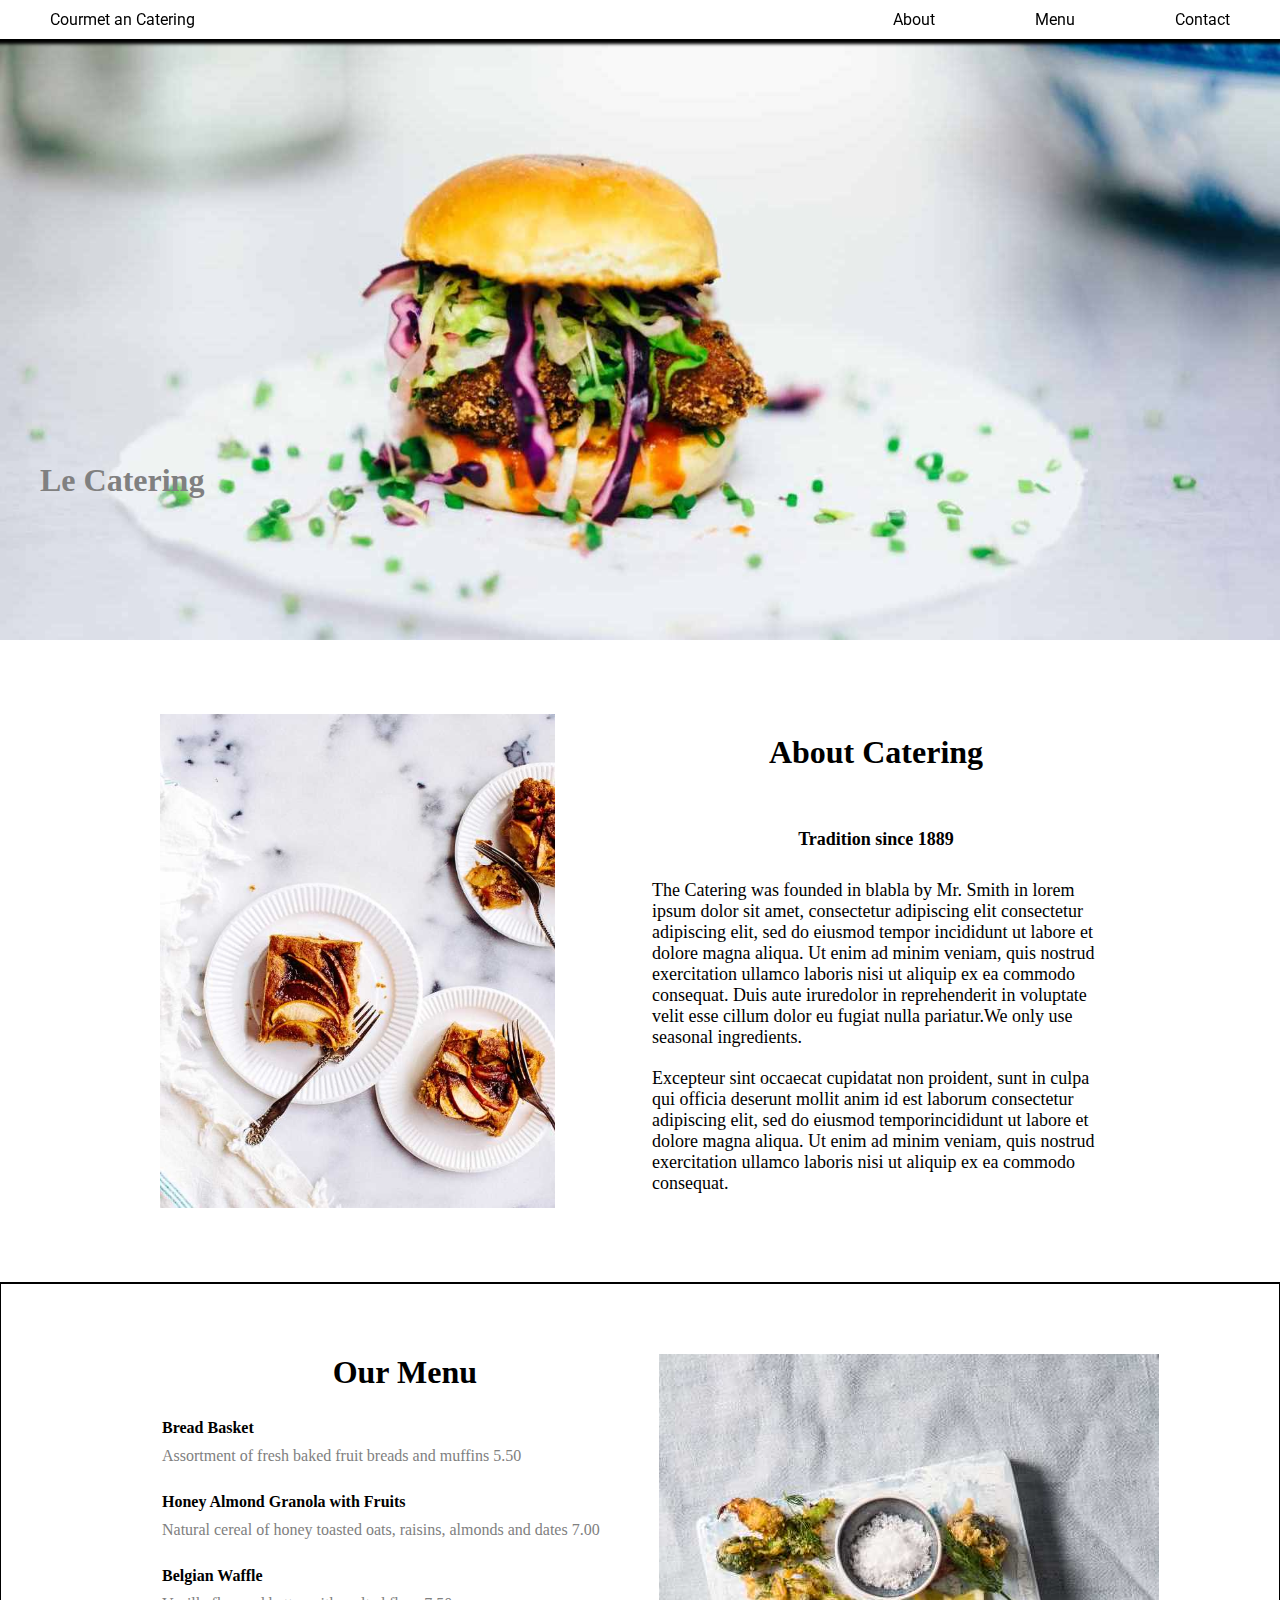
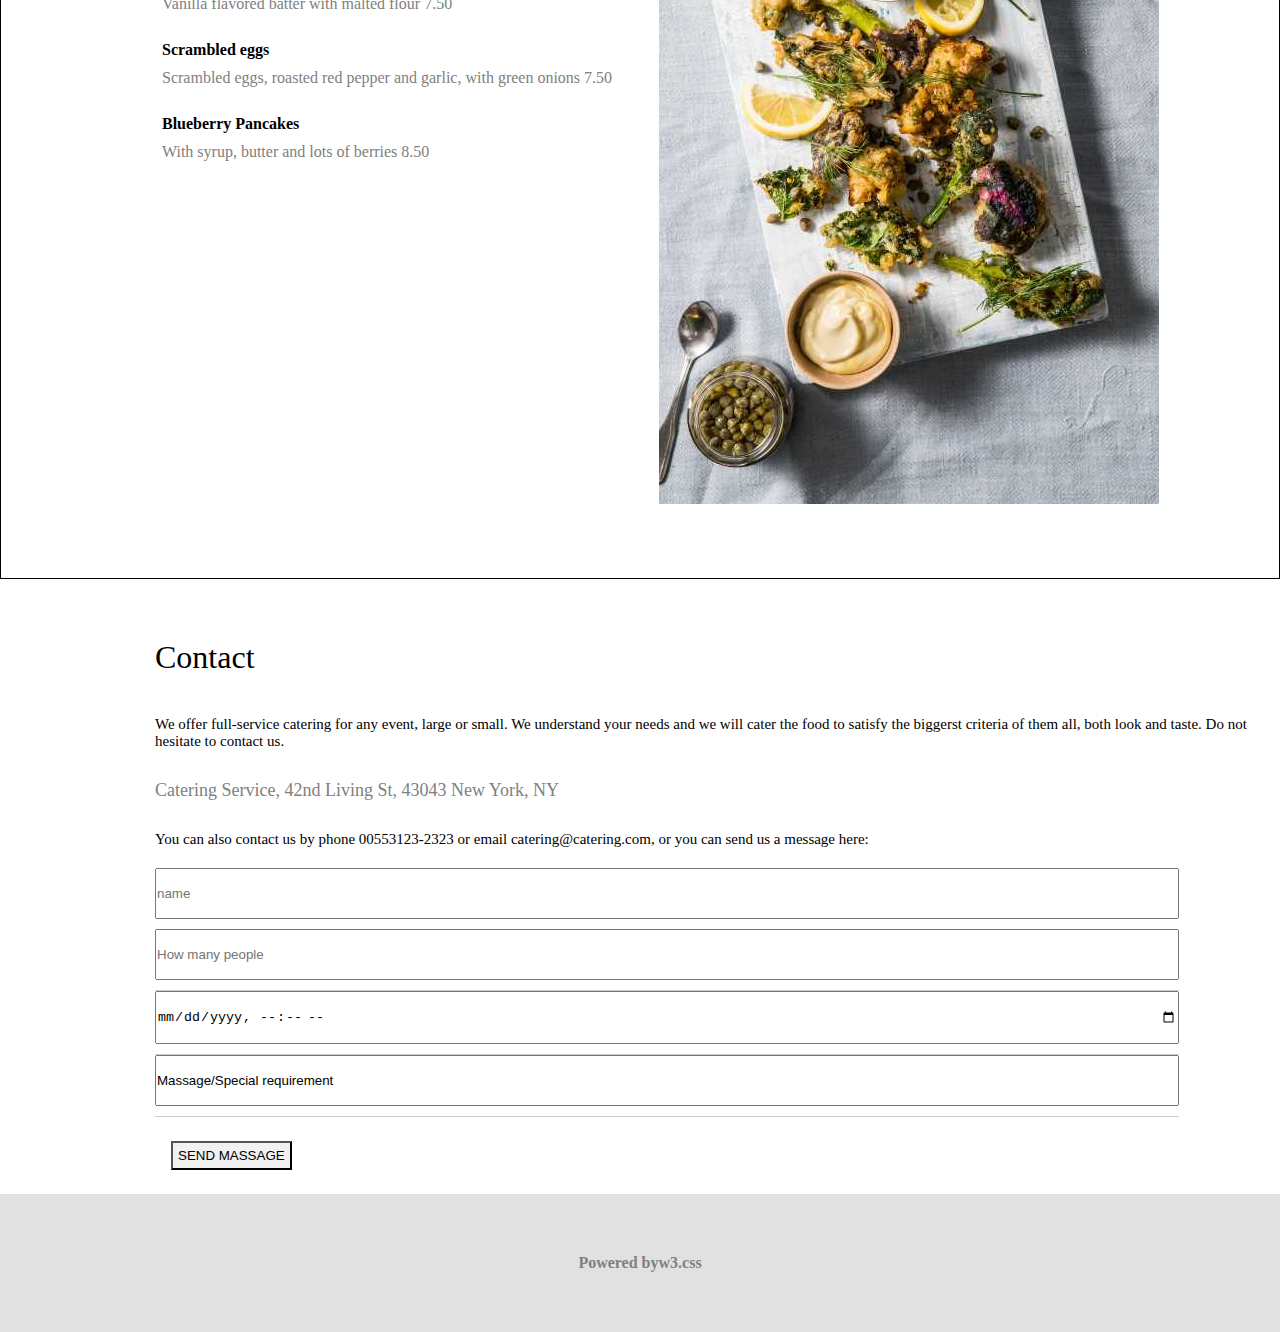
<file: work_9/index.html>
<!DOCTYPE html>
<html lang="en">
<head>
	<meta charset="UTF-8">
	<title>W3.CSS Template</title>
	<link rel="stylesheet" href="css/style.css">
	<link href="https://fonts.googleapis.com/css?family=Roboto&display=swap" rel="stylesheet">
</head>
<body>
	
	<div class="head">
		<div class="head1">
			<nav class="nav1">
				<ul>
					<li>
						<a href="">Courmet an Catering</a>
					</li>
				</ul>
			</nav>
		</div>

		<div class="head2">
			<nav class="nav2">
				<ul>
					<li>
						<a href="">About</a>
					</li>
					<li>
						<a href="">Menu</a>
					</li>
					<li>
						<a href="">Contact</a>
					</li>
				</ul>
			</nav>
		</div>
	</div>
	

	<div class="div1">
		<img class="image" src="images/hamburger.jpg">
		<h1 class="h1"> Le Catering</h1>
	</div>
	


	<div class="div2"> 
		<div class="div2_1">
			<img class="image2_1" src="images/tablesetting2.jpg">
		</div>
		<div class="div2_2">
			<h1 class="text1">About Catering</h1>
			<br>
			<h5 class="h5_1">Tradition since 1889</h5>
			<p class="p_1">The Catering was founded in blabla by Mr. Smith in lorem ipsum dolor sit amet, consectetur adipiscing elit consectetur adipiscing elit, sed do eiusmod tempor incididunt ut labore et dolore magna aliqua. Ut enim ad minim veniam, quis nostrud exercitation ullamco laboris nisi ut aliquip ex ea commodo consequat. Duis aute iruredolor in reprehenderit in voluptate velit esse cillum dolor eu fugiat nulla pariatur.We only use seasonal ingredients.</p>
			<p class="p_2">Excepteur sint occaecat cupidatat non proident, sunt in culpa qui officia deserunt mollit anim id est laborum consectetur adipiscing elit, sed do eiusmod temporincididunt ut labore et dolore magna aliqua. Ut enim ad minim veniam, quis nostrud exercitation ullamco laboris nisi ut aliquip ex ea commodo consequat.</p>
		</div>
	</div>
 


	<div class="div3"> 
		<div class="div3_1">
			<h1 class="text2">Our Menu</h1>
			<br>
			<h4 class="text3">Bread Basket</h4>
			<p class="p_3">Assortment of fresh baked fruit breads and muffins 5.50</p>
			
			<br>
			<h4 class="text4">Honey Almond Granola with Fruits</h4>
			<p class="p_4">Natural cereal of honey toasted oats, raisins, almonds and dates 7.00</p>
			
			<br>
			<h4 class="text5">Belgian Waffle</h4>
			<p class="p_5">Vanilla flavored batter with malted flour 7.50</p>
			
			<br>
			<h4 class="text6">Scrambled eggs</h4>
			<p class="p_6">Scrambled eggs, roasted red pepper and garlic, with green onions 7.50</p>


			<br>
			<h4 class="text7">Blueberry Pancakes</h4>
			<p class="p_7">With syrup, butter and lots of berries 8.50</p>
			
		</div>
		<div class="div3_2">
			<img class="image3_2" src="images/tablesetting.jpg">
		</div>
	</div>


	<div class="div4">
		<h1 class="text8">Contact</h1>
		<br>
		<p class="p_8">We offer full-service catering for any event, large or small. We understand your needs and we will cater the food to satisfy the biggerst criteria of them all, both look and taste. Do not hesitate to contact us.</p>
		<p class="p_9">Catering Service, 42nd Living St, 43043 New York, NY</p>
		<p class="p_10">You can also contact us by phone 00553123-2323 or email catering@catering.com, or you can send us a message here:</p>

		<form class="form">
			<p class="p_11">
				<input class="p_11_1" placeholder="name" type="text" name="" value="">
			</p>

			<p class="p_12">
				<input placeholder="How many people" type="Number" name="" value="">
			</p>

			<p class="p_13">
				<input type="datetime-local" value="16.11.2017 20:00">
			</p>

			<p class="p_14">
				<input placeholder="name" type="text" name="" value="Massage/Special requirement">
			</p>

			<p class="p_15">
				<button class="btn">SEND MASSAGE</button>
			</p>
		</form>
	</div>


	<div class="text10">
		<h4 class="text9">Powered by<a class="text11" target="_blank" href="https://www.w3schools.com/w3css/default.asp">w3.css</a></h4>
	</div>

</body>
</html>
</file>
<file: work_1/css/style.css>
@font-face{
	font-family: muller;
	src:url(../Font/Muller-ExtraBold-DEMO.ttf);
}

*{
	padding: 0px;
	margin: 0px;
}

body{
	background-color: #00264e;
	font-family: muller;
	height: 1000px;
}

.common{
	width: 1069px;
	margin: auto;
	padding: 18px 10px;
	box-sizing: border-box;
}

.head{
	display: flex;
	justify-content: space-between;
	align-items: center;
	padding: 18px 10px;
	box-sizing: border-box;
}

.logo{
	width: 77px;
  	height: 43px;
}

.whl{
	color: #fff;
}

.text1{
	font-size: 34px;
}

.text3{
	font-size: 24px;
}

.dr{
	display: flex;
	align-items: center;
	color: #fff;
}

.dr img{
	width: 65px;
	height: 65px;
	border-radius: 50%;
}

.text2{
	margin-right: 20px;
}

.body{
	width: 1069px;
	margin: auto;
}

.menu{
	background-color: #03376e;
	overflow: hidden;
	
}

.menu li{
	float: left;
	list-style: none;
}

.menu li a {
	padding: 29px 62px;
	box-sizing: border-box;
	display:block;
	font-size: 18px;
	text-decoration: none;
}

.activ{
	background-color: white;
	color: black;
}

.a2 {
	color: white;
}

.a3 {
	color: white;
}

.a4 {
	color: white;
}

.a5 {
	color: white;
}



.middle1{
	background-color: #ffffff;
	padding-left: 95px;
	padding-top: 90px;
	padding-bottom: 90px;
	box-sizing: border-box;
}


.text4{
	font-size: 32px;
	color: #292929;	
}

.middle2{
	background-color: #ffffff;
	display: flex;
	justify-content: space-evenly;
}


.middle2_1{
	width: 316px;
 	border-radius: 5px;
  	border: solid 1px #e5e5e5;
  	background-color: #ffffff;
}

.text5{
	font-size: 26px;
	color: #292929;
	padding-top:35px;
	padding-left: 93px;
	padding-bottom: 20px;
	box-sizing: border-box;
}

.middle2_1_1{
	width: 284px; 	
}


.button{
  	margin: 90px 30px 186px 60px;  	
}

.btn{	
  	background-color: #00264e;
	font-size: 18px;
	color: #ffffff;
	padding: 15px 65px;
	box-sizing: border-box;
	border-radius: 27px;
	border: none;
}

.middle2_2{
	width: 316px;
 	border-radius: 5px;
  	border: solid 1px #e5e5e5;
  	background-color: #ffffff;
}

.middle2_3{
	width: 316px;
 	border-radius: 5px;
  	border: solid 1px #e5e5e5;
  	background-color: #ffffff;
}

.footer{
	width: 1280px;
  	height: 78px;
  	background-color: #00264e;
  	display: flex;
  	justify-content: center;
  	align-items: center;
}

.text6{
	 font-size: 14px;
	 color: #ffffff;
}
</file>
<file: work_10/css/style.css>
*{
	padding: 0px;
	margin: 0px;
}

.div1{
	padding: 128px 16px;
	text-align: center;
	opacity: 0.60;
	box-sizing: border-box;
}

.div1  h2{
	font-size: 24px;
	letter-spacing: 6px;
	font-weight: 400;
    margin: 10px 0;
    line-height: 1.5;
}

.div1  h1{
	font-size: 36px;
	letter-spacing: 6px;
	font-weight: 400;
    margin: 10px 0;
    line-height: 1.5;
}
.div2{
	padding-top: 32px;
    padding-bottom: 32px;
    display: inline-block;
    opacity: 0.60;
    box-sizing: border-box;
}

.buttons ul{
	list-style:none;
	display: flex;
	border: 1px solid #ccc;
}

.buttons ul li a{
	font-size: 15px;
    line-height: 1.5;
    padding: 8px 16px;
    display: block;
  	text-decoration: none;
  	color: #000000;
  	box-sizing: border-box;
  	
}
.activ{
	background-color: #ccc;
}

.buttons ul li a:not(.activ):hover{
	background-color: #ccc;
	cursor: pointer;
}
.images{
	display: block;
	display: flex;
	padding-bottom: 80px;
	box-sizing: border-box;
}
.images_left{
	width: 50%;
}

.images_left img{
	width: 100%;
	margin-bottom: 12px;
	padding: 0 8px;
	box-sizing: border-box;
}

.images_right{
	width: 50%;
}

.images_right img{
	width: 100%;
	margin-bottom: 12px;
	padding: 0 8px;
	box-sizing: border-box;
}

.footer{
	background-color: #f1f1f1;
	width: 100%;
	padding-top: 64px;
    padding-bottom: 64px;
    text-align: center;
    line-height: 1.5;
    box-sizing: border-box;
}

.icons{
	color: #000;
	margin-bottom: 20px;
	display: inline-block;
	font-size: 14px;
}

.icons i:hover{
	opacity: 0.60;
}

.footer p{
	color: #000;
	font-size: 18px;
}

.footer a{
	color: #000;
}

.footer a:hover{
	color: green;
}
</file>
<file: work_11/css/style.css>
*{
	padding: 0px;
	margin: 0px;
}
.container{
	max-width: inherit!important;
	width: 100%;
}

.img1 img{
	width: 100%;
}

.img1{
	position: relative;
}

.div1{
	border:1px solid #ccc;
	position: absolute;
	top: 50%;
    left: 50%;
    transform: translate(-50%,-50%);
	text-align: center;
	padding: 12px 24px;
	color: #f1f1f1;
}
.div2{
	border: none;
	display: inline-block;
	background-color: #f1f1f1;
	position: absolute;
	left: 50%;
	bottom: -38px;
	transform: translate(-50%,-50%);
}

.div2 ul{
	list-style: none;
	display: flex;
	margin-bottom: 0px!important;	
}

.div2 ul li a{
	padding: 8px 16px;
	text-decoration: none;
	color: #000;
    display: block;
}

.div2 ul li a:hover{
	cursor: pointer;
	background-color: #ccc;
}

.img2{
	max-width: 980px;    
    padding: 12px 24px!important;
    margin-top: 16px!important;
    margin: 0 auto;
}

.img2 img{
	width: 100%;
	height: auto;	
}

.img3{
	max-width: 980px; 
	padding: 12px 24px!important;   
    margin: 0 auto;
}

.img3 img{
	width: 100%;
	height: auto;	
}

.div_end{
	max-width: 934px; 
	padding: 36px;   
    margin: 16px auto;
    background-color: #f1f1f1;
 }

.div_end h3{
	text-align: center;
	font-weight: 400;   
    font-size: 1.75rem;
    text-align: center;
    font-size: 24px;
}

.div_end hr{
	border: 0;
    border-top: 1px solid #eee;
    margin: 20px 0;
}

.div_end p{
	font-size: 15px;
    line-height: 1.5;
    font-family: Verdana,sans-serif;
}

.div_form label{
	margin-bottom: 0px;
	margin-top: 10px;
}
.div_form input{
	border: 1px solid #ccc;
	padding: 8px;
	width: 100%;
}

.div_form button{
	margin-top: 10px;
	padding: 8px;
	width: 100%;
	color: #fff;
    background-color: #616161;
    border: none;
}

.div_form button:hover{
	color: #000;
    background-color: #ccc;
}
.end p a{
	color: #000;
}

.end a:hover{
	color: green;
}
</file>
<file: work_12/css/style.css>
*{
	padding: 0px;
	margin: 0px;
}

body{
	background-color: #f1f1f1;
}
#p1{
	margin: inherit;
}
#p2{
	margin: inherit;
}
.menu{
	display: flex;
	padding-left: 7px;
	padding-right: 7px;
	background-color: #000;
	overflow: hidden;
	list-style: none;
	position: fixed;
	z-index: 99;
	width: 100%;
	line-height: 1.5;
	box-sizing: border-box;
}

.menu li{
	width: 23%;
	padding: 8px 16px;
	box-sizing: border-box;
	text-align: center;
	display: block;
	
}
.menu li a{
	color: #fff;
	text-decoration: none;
	font-family: 'Inconsolata', monospace;
	width: 100%;
	font-size: 15px;
 }

.menu li:hover{
	cursor: pointer;
	background-color: grey;
}
.menu li:hover a{
	color: #000!important;
}

.div_img{
	display: block;
	position: relative;
}

.div_img img{
	width: 100%;
	height: 750px;
}

.div1{
	position: absolute;
	bottom: 35px;
    left: 33px;
	background-color: #000;
	display: inline-block;
    padding-left: 8px;
    padding-right: 8px;
    text-align: center;
   	padding: 12px 24px;
   	box-sizing: border-box;
   
}
.div1 h4{
 	font-family: 'Inconsolata', monospace;
 	color: #fff;
}

.div2{
	position: absolute;
	top:50%;
	left: 50%;
	transform:translate(-50%, -50%);
}
 .div2 p{
	font-size: 90px;
	color: #fff;
	font-family: 'Inconsolata', monospace;
	line-height: 1.5;
 }



.container{
	margin-top: 64px;  	
}

 .div3{
 	display: inline-block;
 	background-color: #000;
 	font-family: 'Inconsolata', monospace;
	padding-left: 8px;
    padding-right: 8px;
    text-align: center;
	box-sizing: border-box;
  	margin-left: 40%;
  	margin-bottom: 64px;
  	margin-top: 64px;
  	box-sizing: border-box;
 }

 .div3 span{
 	color: #fff;
 	letter-spacing: 4px;
 	font-size: 18px;
 	line-height: 1.5;
}
 
.div4{
	width: 70%;
	margin:auto;
}

.div4 p{
	font-size: 18px;
	line-height: 1.5;
	font-family: 'Inconsolata', monospace;
}
.text1{
	padding-top: 15px;
	padding-bottom: 15px;
	box-sizing: border-box;
}

.div5{
	border-left: 6px solid #ccc;
	background-color: #f1f1f1;
}

.div5 p{
	padding-left: 10px;
	margin-top: 16px;
    margin-bottom: 16px;
    box-sizing: border-box;
    font-family: 'Inconsolata', monospace;
}

.img_coffeshop{
	width: 70%;
	display: block;
	margin: auto;
}

.img_coffeshop img{
	width: 100%;
}

.div6{
    padding-top: 15px;
	width: 70%;
	margin: auto;
	box-sizing: border-box;
}
.div6 p{
	padding: 3px 0px;
	font-size: 18px;
	line-height: 1.5;
	box-sizing: border-box;
	font-family: 'Inconsolata', monospace;
}

.common{
	background-color: #f1f1f1;
	display: flex;
	justify-content: space-around;
	width: 70%;
	margin: auto;
	border:4px solid #ccc;
	list-style: none;
	box-shadow: 0 2px 5px 0 rgba(0,0,0,0.16);
}

.common_left{
	width: 50%;
	text-align: center;
	font-size: 18px;
	font-family: 'Inconsolata', monospace;
}

.common_right{
	width: 50%;
	text-align: center;
	font-size: 18px;
	font-family: 'Inconsolata', monospace;
}


.common_left:hover{
	background-color: grey;
	cursor: pointer;
}

.common_right:hover{
	background-color: grey;
	cursor: pointer;
}
.common_left:hover p{
	color: #fff;
}

.common_right:hover p{
	color: #fff;
}

.div_left{
	padding-top: 48px;
	padding-bottom:48px;
	box-sizing: border-box;
	width: 70%;
	margin: auto;
	border:4px solid #ccc;
	box-shadow: 0 2px 5px 0 rgba(0,0,0,0.16);
}

.div_left p, h5{
	margin-left: 8px;
}

.div_right{
	padding-top: 48px;
	padding-bottom:48px;
	box-sizing: border-box;
	width: 70%;
	margin: auto;
	border:4px solid #ccc;
	box-shadow: 0 2px 5px 0 rgba(0,0,0,0.16);
}
.div_right p, h5{
	margin-left: 8px;
}
.img_coffeehouse2{
	width: 70%;
	display: block;
	margin: auto;
	margin-top: 20px;
	margin-bottom: 20px;
}

.img_coffeehouse2 img{
	width: 100%;
}
.div7{
	width: 70%;
	margin: auto;
}

.div8{
	width: 70%;
	margin: auto;
	font-size: 18px;
}

.div8 span{
	padding-left: 8px;
    padding-right: 8px;
    box-sizing: border-box;
    text-align: center;
	background-color: #000;
	color: #fff;
	font-family: 'Inconsolata', monospace;
}
form p input{
	width: 100%;
	padding-top: 16px;
    padding-bottom: 16px;
    padding-left: 8px;
    box-sizing: border-box;
}

.btn{
	color: #fff;
    background-color: #000;
    padding: 8px 16px;
    box-sizing: border-box;
}

.btn:hover{
	color: #000;
    background-color: #ccc;
}
.footer{
	display: flex;
	justify-content: center;
	padding-top: 48px;
	padding-bottom: 48px;
	box-sizing: border-box;
	font-size: 18px;
	
}
.footer a{
	color: #000;
}

.footer a:hover{
	color: green;
}
</file>
<file: work_2/css/style.css>
*{
	padding: 0px;
	margin: 0px;
}
body{

}

.head{
	overflow: hidden;
	position: fixed;
	width: 100%;
	z-index: 9999;
	background-color: #ffffff;
	
}
	
.head1{
	display: block;
	float: left;
}

.head2{
	display: block;
	float: right;
}

.head ul li a{
	text-decoration: none;
	font-family: Verdana,sans-serif;
	color: #000000;
	padding: 8px 16px;
	box-sizing: border-box;
}

.head ul li {
	list-style: none;
	padding: 8px 16px;
	box-sizing: border-box;
}

.nav2 li{
	display: block;
	float: left;
	padding: 8px 16px;
	box-sizing: border-box;
}

.head ul li a:hover{
	background-color: #cccccc;
}

.div1{
	display: flex;
	position: relative;
	flex-wrap: wrap;

}
.div1 img{	
	    width: 100%;
}

.div2{
	position: absolute;
	top:50%;
	left:50%;
	color: #ffffff;
	font-family: Verdana,sans-serif;
	transform: translate(-50%, -50%);
}
.b1{
	background-color: black;
	padding: 12px 12px;
	box-sizing: border-box;
}

.div3{
	font-family: "Segoe UI",Arial,sans-serif;
	padding: 20px 20px;
	box-sizing: border-box;
	
}

.div4{
	padding: 10px 20px;
	box-sizing: border-box;
	display: flex;
	justify-content: space-around;
	flex-wrap: wrap;
	
}
.div4 img{
	width:100%;

}

.div4_1{
	width: 24%;
	position: relative;
}

.div4_1_1{
	position: absolute;
	top:0px;
	left:0px;
	color: #ffffff;
	background-color: black;
	font-family: "Segoe UI",Arial,sans-serif;
	padding:5px 5px;
	box-sizing: border-box;
}
.div4_2{
	width: 24%;
	position: relative;
}

.div4_1_2{
	position: absolute;
	top:0px;
	left:0px;
	color: #ffffff;
	background-color: black;
	font-family: "Segoe UI",Arial,sans-serif;
	padding:5px 5px;
	box-sizing: border-box;
}
.div4_3{
	width: 24%;
	position: relative;
}
.div4_1_3{
	position: absolute;
	top:0px;
	left:0px;
	color: #ffffff;
	background-color: black;
	font-family: "Segoe UI",Arial,sans-serif;
	padding:5px 5px;
	box-sizing: border-box;
}
.div4_4{
	width: 24%;
	position: relative;
}
.div4_1_4{
	position: absolute;
	top:0px;
	left:0px;
	color: #ffffff;
	background-color: black;
	font-family: "Segoe UI",Arial,sans-serif;
	padding:5px 5px;
	box-sizing: border-box;
}

.div5{
	padding: 0px 20px;
	box-sizing: border-box;
	display: flex;
	justify-content: space-around;
	flex-wrap: wrap;
	
}
.div5 img{
	width:100%;
	
}

.div5_1{
	width: 24%;
	position: relative;

}

.div5_1_1{
	position: absolute;
	top:0px;
	left:0px;
	color: #ffffff;
	background-color: black;
	font-family: "Segoe UI",Arial,sans-serif;
	padding:5px 5px;
	box-sizing: border-box;
}
.div5_2{
	width: 24%;
	position: relative;
	
}

.div5_1_2{
	position: absolute;
	top:0px;
	left:0px;
	color: #ffffff;
	background-color: black;
	font-family: "Segoe UI",Arial,sans-serif;
	padding:5px 5px;
	box-sizing: border-box;
}
.div5_3{
	width: 24%;
	position: relative;
}
.div5_1_3{
	position: absolute;
	top:0px;
	left:0px;
	color: #ffffff;
	background-color: black;
	font-family: "Segoe UI",Arial,sans-serif;
	padding:5px 5px;
	box-sizing: border-box;
}
.div5_4{
	width: 24%;
	position: relative;
}
.div5_1_4{
	position: absolute;
	top:0px;
	left:0px;
	color: #ffffff;
	background-color: black;
	font-family: "Segoe UI",Arial,sans-serif;
	padding:5px 5px;
	box-sizing: border-box;
}
.div6{
	font-family: "Segoe UI",Arial,sans-serif;
}
.text1{
	padding: 20px;
}
.text2{
	padding: 20px;
}

.div7{
	padding: 0px 20px;
	box-sizing: border-box;
	display: flex;
	justify-content: space-around;
    flex-wrap: wrap;
	
}
.div7 img{
	width: 100%;
	filter: grayscale(100%);


}

.div7_1{
	width: 24%;
	
}

.div7_1_1{
	font-family: "Segoe UI",Arial,sans-serif;
	margin: 10px 0px;
}
.div7_2{
	width: 24%;
	
}

.div7_1_2{
	font-family: "Segoe UI",Arial,sans-serif;
	margin: 10px 0px;
}
.div7_3{
	width: 24%;
	
}
.div7_1_3{
	
	font-family: "Segoe UI",Arial,sans-serif;
	margin: 10px 0px;
}
.div7_4{
	width: 24%;
	
}
.div7_1_4{
	font-family: "Segoe UI",Arial,sans-serif;
    margin: 10px 0px;	

}

.div7 p {
	font-family: "Segoe UI",Arial,sans-serif;
    margin: 10px 0px;	
}

.btn{
	display: block;
    width: 100%;
    padding: 10px;
    box-sizing: border-box;
    border: none;
}

.btn:hover{
	background-color: #cccccc;
	cursor: pointer;
}

.div8{
	padding: 50px 20px 5px 20px;
	box-sizing: border-box;
}

.text3{
	padding: 30px 0px 10px 0px;
	box-sizing: border-box;
}
.form{
	padding: 0px 20px;
	box-sizing: border-box;

}
.form input{
	width: 100%;
    padding: 8px 0px;
    box-sizing: border-box;
    margin: 8px;
}
.div9{

}

.btn1{
	background-color: black;
	color: #ffffff;
	padding: 15px;
	box-sizing: border-box;
	border: none;
	margin: 10px;
}

.btn1:hover{
	background-color: #cccccc;
	color: black;
	cursor: pointer;
}

.div10{
	
	
}
.div10 img{
	padding: 20px;
	box-sizing: border-box;
	width: 100%;
}


.footer{
	height: 100px;
	background-color: black;
	display: flex;
	justify-content: center;
	align-items: center;
	
}
.footer h4, a{
	color: #ffffff;
}

.footer a:hover{
	color: green;
}



@media(max-width:992px){
	.div4_1{
		width: 49%;
	}
	.div5_1{
		width: 49%;
	}
	.div7_1{
		width: 49%;
	}
}
@media(max-width:600px){
	.div4_1{
		width: 100%;
	}
	.div5_1{
		width: 100%;
	}
	.div7_1{
		width: 100%;
	}
	
}
</file>
<file: work_4/css/style.css>
*{
	padding: 0px;
	margin: 0px;
}

.menu{
	overflow: hidden;

}
.menu a{
	color: #000;
}
.menu1{
	float: left;
	list-style: none;
	padding-top: 24px;
	padding-bottom: 24px;
	padding-left: 16px; 
	box-sizing: border-box;

}

.menu1 li a{
	text-decoration: none;
	font-size: 24px;
	padding: 8px 16px;
	box-sizing: border-box;
	font-family: 'Raleway', sans-serif;
}

.menu2{
	float: right;
	list-style: none;
	padding-top: 24px;
	padding-bottom: 24px;
	padding-right: 16px; 
	box-sizing: border-box;
}

.menu2 li a{
	text-decoration: none;
	font-size: 24px;
	padding: 8px 16px;
	box-sizing: border-box; 
	font-family: 'Raleway', sans-serif;  
}


.menu li a:hover{
	color: #000000;
    background-color: #C1C1C1;
}

.middle{
	background-color: #f1f1f1f1;
	flex-wrap: wrap;
}

.body{
	display: flex;	
}

.body_left{
	width: 50%;	
}

.body_right{
	width: 50%;
}

.body_left img{
	width: 100%;
}

.body img{
	width: 100%;
	    vertical-align: middle;
}

.div1{
	margin-top: 50px;
}

.div1 p{
	font-family: 'Raleway', sans-serif;  
	font-size: 30px;
	text-align: center;
}

.div2{
	width: 300px;
	height: auto;
	margin: auto;	
}

.div2 img{
	width: 100%;
	padding-top: 32px;
    padding-bottom: 32px;
    box-sizing: border-box;
}

.div3{
	width: 60%;
	height: auto;
	margin: auto;	
}

.div3 p{
	text-align: center;
	font-size: 15px;
    line-height: 1.5;
    font-family: 'Raleway', sans-serif;
}

.div4{
	width: 60%;
	margin: auto;
	padding-top: 20px;
	padding-bottom: 20px;
	box-sizing: border-box;	
}

.div4 p{
	text-align: center;
	font-size: 18px;
    color: red;
    font-family: 'Raleway', sans-serif;
}

.footer{
	width: 60%;
	margin: auto;
}

.footer label{
	font-size: 15px;
	font-family: 'Raleway', sans-serif;	
}

.footer input{
	border: 1px solid #cccccc;
	width: 100%;
	padding: 10px;
	box-sizing: border-box;	
}

.footer div{
	padding-top: 10px;
	padding-bottom: 10px;
	box-sizing: border-box;	
	text-align: center;
}

.footer button{
	color: #ffffff;
	font-size: 15px;
    background-color: #626262;
	width: 100%;
	padding: 10px;
	box-sizing: border-box;	
}


.footer button:hover{
	color: #000000;
	background-color: #cccccc;
	cursor: pointer;
}

 .p {
	font-size: 15px;
	font-family: 'Raleway', sans-serif;
	text-align: center;
	padding-top: 40px;
	padding-bottom: 70px;
	box-sizing: border-box;
	color: #000000;

}
.a{
	color: #000000;
}

.a:hover{
	color: green;
}
@media (max-width: 600px){
	.body{
		flex-wrap: wrap;
	}
	.body_left{
		width: 100%;
	}
	.body_right{
		width: 100%;
	}
}
</file>
<file: work_5/css/style.css>
*{
	margin: 0;
	padding: 0;
}
body{
	color: #fff;
    background-color: #000;
    font-family: 'Montserrat', sans-serif;
    font-size: 15px;
    line-height: 1.5;
}
h1,h2,h3{
	font-weight: 400;
    margin: 10px 0;
}
h2{
	font-size: 30px;
}
h3{
	font-size: 24px;
}
nav{
	width: 120px;
	height: 100%;
	position: fixed;
    z-index: 999;
	background: #222;
	text-align: center;
	font-size: 12px;
	overflow-x: : auto;
	overflow-y: : auto;
	display: flex;
	flex-direction: column;
	align-items: center;
	
}
.img_1{
	width: 100%;
}
.active{
	background-color: black;
	color:white;
}
.a_1{
	padding: 16px 24px;
	width: 100%;
	text-decoration: none;
	cursor: pointer;
	color: white;
}
.a_1:hover{
	background-color: black;
}
.icon{
	font-size: 36px;
	color: #fff;
	padding: 8px 16px;
}
.opshi{
	margin-left: 120px;
	padding: 12px 24px;
}
.header{
	padding-top: 32px;
	padding-bottom: 32px;
	text-align: center;
	padding-left: 16px;
	padding-right: 16px;
}
.h1_1{
	font-size: 64px;
}
.img_2{
	max-width: 100%;
	height: auto;
}
.section_1{
	color: #757575;
	padding-top: 64px;
	padding-bottom: 64px;
	text-align: justify;
	max-width: 980px;
	margin-left: auto;
    margin-right: auto;
}
.h2_1{
	color: #f1f1f1;
}
hr{
	width: 200px;
	opacity: 0.60;
	border: 0;
    border-top: 1px solid #eee;
    margin: 20px 0;
}
.h3_1{
	color: #f1f1f1;
	padding-top: 16px;
	padding-bottom: 16px;
}
.p_1{
	letter-spacing: 4px;
	margin: 15px 0;
}
.div_1{
	color: #000ant;
    background-color: #fff;
}
.div_2{
	height: 28px;
	color: #fff;
    background-color: #616161
}
.section_2{
	background-color: #f1f1f1;
	color:black;
	padding-top: 16px;
	padding-bottom: 16px;
	text-align: center;
	display:flex;
	margin-top: 16px;
	margin-bottom: 16px;
}
.div_3{
	margin-top: 16px;
	margin-bottom: 16px;
	width: 24.999%;
}
.span_1{
	font-size: 24px;
}

.btn_1{
	color: #000;
    background-color: #f1f1f1;
    padding: 12px 24px;
    margin-top: 16px;
    margin-bottom: 16px;
    border: none;
    cursor: pointer;
    font-size: 15px;
    font-weight: 400;
    margin: 10px 0;
    font-family: 'Montserrat', sans-serif;
}

.h3_2{
	color: #f1f1f1;
	padding-top: 16px;
    padding-bottom: 16px
}

.div_4{
	margin: 0 -8px;
	display: flex;
}

.div_5{
	padding: 0 8px;
	margin-bottom: 16px;
	width: 49%;
}

.ul_1{
	color: #000;
    background-color: #fff;
    text-align: center;
    opacity: 0.60;
    list-style-type: none;   
}

.ul_1 li:not(.li_1){
	padding: 8px 16px;
    border-bottom: 1px solid #ddd;
    padding-top: 16px;
    padding-bottom: 16px;
}

.li_1{
	color: #fff;
    background-color: #616161;
    padding-top: 32px !important;
    padding-bottom: 32px !important;
    font-size: 24px;
}

.li_2{
	color: #000;
    background-color: #f1f1f1;
    padding-top: 24px;
    padding-bottom: 24px;
}

.btn_2{
	color: #000;
    background-color: #fff;
    padding: 12px 24px;
    border: none;
    cursor: pointer;
    display: 24px;
    font-size: 15px;
    font-weight: 400;
    margin: 10px 0;
    font-family: 'Montserrat', sans-serif;
}

.btn_2:hover{
	background-color: black;
	color:white;
}

.ul_1:hover{
	opacity:1;
}

.h3_3{
	padding-top: 24px;
    padding-bottom: 24px;
    color: #f1f1f1;
}

.img_3{
	width: 80px;
	border-radius: 50%;
	height: 80px;
	margin-right: 16px;
}
.div_6{
	display: flex;
}

.span_2{
	font-size: 18px;
}

.section_3{
	max-width: 980px;
	margin-left: auto;
    margin-right: auto;
    padding-top: 64px;
    padding-bottom: 64px;
    color: #757575;
}
.div_7{
	margin: 0 -16px;
	padding: 0 8px;
	display: flex;
}
.div_8{
	width: 49%;
	padding: 0 8px;

}
.img_4{
	width: 100%;
	margin-bottom: 12px;
}

.div_9{
	margin-top: 16px;
	margin-bottom: 16px;
	color: #757575;
}

.icon_2{
	width: 1.28571429em;
    text-align: center;
    color: #fff;
    margin-right: 16px;
    font-size: 36px;
    margin-top: 15px;
}

.form_1 input{
	padding: 8px;
	padding-top: 16px;
    padding-bottom: 16px;
    border: none; 
    border-bottom: 1px solid #ccc;
    width: 100%;
    margin: 10px 0;
    font-size: 15px;
    font-weight: 400;
    margin: 10px 0;
    font-family: 'Montserrat', sans-serif;
}

.btn_3{
	color: #000;
    background-color: #fff;
    padding: 12px 24px;
    border: none;
    cursor: pointer;
    display: 24px;
    font-size: 15px;
    font-weight: 400;
    margin: 10px 0;
    font-family: 'Montserrat', sans-serif;	
}
.btn_3:hover{
	background-color: gray;
}
.footer{
	padding-top:64px;
	padding-bottom:64px;
	max-width: 980px;
	margin-left: auto;
    margin-right: auto;
}
.fab{
	font-size: 24px;
	color: #666;
}
.fab:hover{
	color:#a3a3a3;
}
.verjin_p{
	color:#666666;
	padding-top: 30px;
	font-size: 15px;
}
.a_color{
	color: #666666;
}
.menu_2{
	top:0;
	position: fixed;
    width: 100%;
    z-index: 1;
    display: none;
    
}
.div_10{
    background-color: black;
    text-align: center;
    font-size: 12px;
    opacity: 0.60;
    display: flex;
    justify-content: space-around;
}
.div_10:hover{
	opacity:1;
}
.a_2{
	width: 25%;
	padding: 8px 16px;
	text-decoration: none;
	text-align: center;
    cursor: pointer;
    color: #fff;
}
.a_2:hover{
	background-color: #a3a3a3;
	color:black;
}
@media(max-width: 600px){
	nav{
		display: none;
	}
	.menu_2{
		display: block;
	}
	.opshi{
		margin-left: 0;
	}
	.div_5{
		width: 100%;
	}
	.div_4{
		flex-wrap: wrap;
	}
	.div_7{
		flex-wrap: wrap;
	}
	.div_8{
		width: 100%;
	}
	.img_4{
		width: 100%;
	}
}
</file>
<file: work_6/css/style.css>
*{
	padding: 0px;
	margin: 0px;
}

.navbar1{
	margin-bottom: 0px!important;
}

.middle{
	max-width: 800px;
	padding-top: 64px;
    padding-bottom: 64px;
    box-sizing: border-box;
    margin: auto;
}

.div1{
	margin: 10px 0;
	text-align: center;
}

.div1 h2{
	letter-spacing: 4px;
	font-weight: 400;
    font-size: 30px;
}

.div1 p{
	font-size: 15px;
    line-height: 1.5;
}

.text1{
	text-align: justify;
	font-size: 15px;
    line-height: 1.5;
    font-family: 'Lato', sans-serif;
}

.div2{
	display: flex;
	padding-top: 32px;
    padding-bottom: 32px;
    box-sizing: border-box;
    text-align: center;
}

.div2 div{
	width: 33.33333%;

}
.div2 img{
	width: 60%;
	margin-bottom: 16px;
	border-radius: 4px;
	vertical-align: middle;
	border-style: none;
}

.div2 p{
	opacity: opacity: 0.60;
	font-size: 15px;
    font-family: 'Lato', sans-serif;
}

.middle_1{
	color: #ffffff;
    background-color: #000000;
    display: block;
}

.div3{
	max-width: 800px;
	padding-top: 64px;
    padding-bottom: 64px;
    box-sizing: border-box;
    margin: auto;
	line-height: 1.5;
    font-family: 'Lato', sans-serif;   
}

.div3 h2{
	letter-spacing: 4px;
	font-weight: 400;
    margin: 10px 0;
    font-size: 30px;
    text-align: center;
}

.div3 p{
	opacity: opacity: 0.60;
	font-size: 15px;
	color: #757575;
	text-align: center;
}

.div4{
	max-width: 800px;
	color: #757575!important;
}

.text2{
	margin-right: 602px!important;
	background-color: red!important;
	border-radius: 0%!important;
	padding-left: 8px;
    padding-right: 8px;
    box-sizing: border-box;
    text-align: center;
	font-size: 12px;
}

.text2{
	margin-right: 602px!important;
	background-color: red!important;
	border-radius: 0%!important;
	padding: 7px;
	box-sizing: border-box;
}

.div5{
	display: flex;
	max-width: 800px;
	margin: auto;
	padding-top: 20px;
	box-sizing: border-box;	
}

.div5 img{
	width: 100%;
	padding: 0 8px;
	box-sizing: border-box;
}

.div5_1{
	width: 33%;       
}

.div5_1_1{
	width: 97%;
	color: #000000;
    background-color: #ffffff;
    padding: 0 8px;
   	box-sizing: border-box;
}

.div5_1_1 p{
	text-align: justify;
	font-size: 15px;
    line-height: 1.5;
    padding-top: 5px;
    padding-bottom: 5px;
    box-sizing: border-box;
}

.btn1{
	color: #ffffff;
    background-color: #000000;
    margin-bottom: 16px;
    padding: 8px 16px;
    box-sizing: border-box;
    border: none;
}

.btn1:hover{
	color: #000000;
    background-color: #cccccc;
    cursor: pointer;
}


.div5_2 {
	width: 33%;
}

.div5_3 {
	width: 33%;
}

.div6{
    margin-top: 46px;
    background-color: #ffffff!important;
}

.div6_1{
	padding-top: 64px;
    padding-bottom: 64px;
    box-sizing: border-box;
   	color: #000000!important;
}

.btn2{
	color: #ffffff!important;
    background-color: #000000!important;
    margin-bottom: 16px;
    padding: 8px 16px;
    box-sizing: border-box;
    border: none!important;
}

.btn2:hover{
	color: #000000!important;
    background-color: #cccccc!important;
    cursor: pointer;
}

.div7{
	display: block;
}

.div7 img{
	width: 100%;
}

.footer1{
	padding-top: 64px;
	box-sizing: border-box;  
	text-align: center;
}

.footer1 i{
	margin:0 auto;
    font-size: 14px;
    color: #757575;
    font-size: 24px;
    text-align: center;
}

.footer2{
	padding-top:20px;
    padding-bottom: 64px;
    box-sizing: border-box;
    text-align: center;
}

.footer2 p {
	font-size: 15px;
	padding-bottom: 70px;
	box-sizing: border-box;
	color: #757575;
}

.footer2 a{
	color: #757575;
}

.footer2 a:hover{
	cursor: pointer;
}
</file>
<file: work_7/css/style.css>
*{
	margin: 0;
	padding: 0;
}
.nav-logo{
	font-family: 'Philosopher', sans-serif;
	font-size: 26px;
	color: #555!important;
}
.color-green{
	color: #71c55d!important;
}
.col9_div ul li a{
	color: #555;
	font-family: 'Roboto', sans-serif;
	font-size: 14px;
}
.back_img_common{
    width: 100%;
    height: 700px;
    background-image: url(../img/hero-bg.jpg);
    background-repeat: no-repeat;
    background-position: bottom;
    background-attachment: fixed;
}
.back_img_inside{
	text-align: center;
}
.back_img_inside h1{
    margin: 0 0 10px 0;
    font-size: 48px;
    font-weight: 700;
    line-height: 56px;
    font-family: "Philosopher", sans-serif;
    color: #71c55d;
}
.back_img_inside h2{
	color: #777;
    margin-bottom: 30px;
    font-size: 20px;
    font-family: "Roboto", sans-serif;
    font-weight: 300;
}
.inside-btn-1{
	text-align: center;
    margin-top: 16px;
}
.inside-btn-1 button{
	border-radius: 50px;
    font-family: "Roboto", sans-serif;
    text-transform: uppercase;
    font-size: 13px;
    padding: 11px 36px;
    background: #fff;
    border: 2px solid #71c55d;
    color: #71c55d;
    letter-spacing: 1px;
    transition: 0.5s;
    letter-spacing: 2px;
}
.con-2{
	margin-top: 82px;
}
.cont-2-fonts{
	margin-right: 12px;
}
.cont-2-div button{
	color: #555;
    font-size: 11px;
    font-weight: 600;
    text-transform: uppercase;
    margin: 4px 20px;
    transition: 0.3s;
}
.cont-2-div button:hover{
	text-decoration: none;
	color: #71c55d;
}
.con2_row2_div h2{
	font-size: 45px;
    font-weight: 100;
    letter-spacing: 2px;
    margin-bottom: 20px;
}
.con2_row2_div p{
	color: #626262;
    font-family: "Roboto", sans-serif;
    font-size: 15px;
    margin-bottom: 30px;
    letter-spacing: 0.5px;
    line-height: 2;
    text-align: center;
}
.con2_row3_div{
	text-align: center;
	box-sizing: border-box;
	background: #fff none repeat scroll 0 0;
    transition: all 0.5s ease-in-out 0s;
}
.con2_row3_div:hover{
	box-shadow: 0px 0px 40px -15px;
}
.con2_row3_div img{
	height: 60px;
    margin-top: 32px;
    margin-bottom: 32px;
}
.con2_row3_div h4{
	color: #000;
    font-size: 13px;
    font-weight: 700;
    letter-spacing: 2px;
    text-transform: uppercase;
    line-height: 2;
}
.con2_row3_div p{
    color: #505050;
    font-weight: 300;
    letter-spacing: 0.5px;
    line-height: 2;
    margin-bottom: 20px;
}
.con2_row3_div button{
	color: #505050;
    font-size: 12px;
    font-weight: 600;
    transition: 0.3s;
    letter-spacing: 2px;
    margin-bottom: 32px;
}
.con2_row3_div button:hover{
	text-decoration: none;
	color: #71c55d;
}
.con2_row4_div h2{
    color: #252525;
    font-family: "roboto";
    font-size: 39px;
    font-weight: 100;
    letter-spacing: 2px;
    margin-bottom: 20px;
}
.con2_row4_div span{
    font-weight: 700;
    padding-right: 10px;
}
.con2_row4_div p{
    color: #505050;
    font-size: 14px;
    font-weight: 300;
    letter-spacing: 0.5px;
    line-height: 2;
    margin-bottom: 20px;
}
.con2_row4_div li{
    font-size: 13px;
    letter-spacing: 2px;
}
.con2_row4_div i{
    padding-right: 20px;
}
.con2_row4_div{
    padding-top: 60px;
}
.con2_row4{
    padding-top: 60px;
    padding-bottom: 60px;
}
.con2_row5{
    text-align: center;
    padding-top: 60px;
    padding-bottom: 60px;
}
.con2_row5 h2{
    font-family: "Roboto", sans-serif;
    font-size: 45px;
    font-weight: 100;
    letter-spacing: 2px;
    margin-bottom: 20px;
}
.con2_row5 p{
    color: #626262;
    font-family: "Roboto", sans-serif;
    font-size: 15px;
}
.con2_row5_div img{
    height: 60px;
    margin-bottom: 32px;
}
.con2_row5_div{
    text-align: center;
    padding: 30px 20px;
    margin-bottom: 22px;
    background: #fff none repeat scroll 0 0;
    transition: all 0.5s ease-in-out 0s;
}
.con2_row5_div h2{
    color: #000;
    font-size: 13px;
    font-weight: 700;
    letter-spacing: 2px;
    text-transform: uppercase;
    line-height: 2;
}
.con2_row5_div p{
    color: #505050;
    font-size: 14px;
    font-weight: 300;
    letter-spacing: 0.5px;
    line-height: 2;
}
.con2_row5_div:hover{
    box-shadow: 0px 0px 40px -15px;
}
.con2_row7{
    text-align: center;
    padding-top: 60px;
    padding-bottom: 60px;
}
.con2_row7 h2{
    font-family: "Roboto", sans-serif;
    font-size: 45px;
    font-weight: 100;
    letter-spacing: 2px;
    margin-bottom: 20px;
}
.con2_row7 p{
    color: #626262;
    font-family: "Roboto", sans-serif;
    font-size: 15px;
}
.con3_row1{
    text-align: center;
    padding-top: 60px;
    padding-bottom: 60px;
}
.con3_row1 h2{
    font-family: "Roboto", sans-serif;
    font-size: 45px;
    font-weight: 100;
    letter-spacing: 2px;
    margin-bottom: 20px;
}
.con3_row1 p{
    color: #626262;
    font-family: "Roboto", sans-serif;
    font-size: 15px;
}

.con3_row_div{
    position: relative;
    overflow: hidden;
    box-shadow: 0px 0px 40px -15px;
}
.con3_row_div img{
    display: block;
    width: 100%;
    height: auto;
}
.overlay{
    position: absolute;
    background-color: #fff;
    left: 0;
    right: 0;
    top: 100%;
    transition: .5s ease;
    display: flex;
    overflow: hidden;
    display: flex;
    flex-direction: column;
}
.con3_row_div:hover .overlay{
    height: 100%;
    top: 50%;
}
.overlay div{
    margin-right: auto;
    margin-left: auto;
    font-size: 24px;
}
.overlay span{
    margin-right: auto;
    margin-left: auto;
    margin-top: 16px;
}
.overlay h4{
    margin-right: auto;
    margin-left: auto;
    color: #000;
    font-size: 13px;
    font-weight: 700;
    letter-spacing: 2px;
    line-height: 2;
    text-transform: uppercase;
}
.overlay div i{
    padding-left: 10px;
    padding-right: 10px;
    transition: 0.3s;
    font-size: 13px;
}
.overlay div i:hover{
    color: #71c55d;
    cursor: pointer;
}
.con3_row2{
    margin-bottom: 60px;
}
.big-img-div img{
    height: 400px;
}
.big-img-div{
    margin-bottom: 20px;
    margin-top: 80px;
}
.con3_row3_div{
    text-align: center;
    box-shadow: 0px 0px 40px -15px;
    padding: 49px 20px;
}
.con3_row3_div h2{
    font-size: 45px;
    font-weight: 100;
    letter-spacing: 2px;
    margin-bottom: 20px;
}
.con3_row3_div p{
    color: #505050;
    font-size: 14px;
    font-weight: 300;
    letter-spacing: 0.5px;
    line-height: 2;
    margin-bottom: 20px;
}
.con3_row3_div h4{
    color: #000;
    font-size: 13px;
    font-weight: 700;
    letter-spacing: 2px;
    line-height: 2;
}
.con3_row3_div span{
    font-size: 12px;
    font-weight: 300;
    margin-left: 26px;
}
.con3_row4{
    text-align: center;
    padding-top: 60px;
    padding-bottom: 60px;
}
.con3_row4 h2{
    font-family: "Roboto", sans-serif;
    font-size: 45px;
    font-weight: 100;
    letter-spacing: 2px;
    margin-bottom: 20px;
}
.con3_row4 p{
    color: #626262;
    font-family: "Roboto", sans-serif;
    font-size: 15px;
}
.rectangular{
    padding: 30px 15px;
    text-align: center;
    border: solid 1px #ccc;
    border-radius: 5px;
    box-shadow: 0px 0px 25px -10px;
}
.rectangular h4{
    color: #000;
    font-size: 13px;
    font-weight: 700;
    letter-spacing: 2px;
    line-height: 2;
    padding-bottom: 30px;
}
.rectangular h2{
    margin-bottom: 30px;
}
.rectangular li{
    list-style: none;
    color: #626262;
    font-size: 13px;
    font-weight: 400;
    letter-spacing: 2px;
    line-height: 30px;
    border-bottom: 1px solid rgba(153, 153, 153, 0.3);
    padding: 12px 0;
    text-align: center;
    color: #626262;
    font-size: 13px;
    font-weight: 400;
    letter-spacing: 2px;
    line-height: 30px;
}
.div_btn_1 button{
    background-color: #71c55d;
    color: #fff;
    width: 75%;
    height: 46px;
    border-radius: 50px;
    font-size: 11px;
    font-weight: 600;
    border: 1px solid #fff;
    cursor: pointer;
    letter-spacing: 2px;
}
.div_btn_1 button:hover{
    background-color: #28a745;
    transition: all 0.5s ease-in-out 0s;
}
.con3_row5{
    text-align: center;
    padding-top: 60px;
    padding-bottom: 60px;
}
.con3_row5 h2{
    font-family: "Roboto", sans-serif;
    font-size: 45px;
    font-weight: 100;
    letter-spacing: 2px;
    margin-bottom: 20px;
}
.con3_row5 p{
    color: #626262;
    font-family: "Roboto", sans-serif;
    font-size: 15px;
}
.card_top_div{
    box-shadow: 0 0 0 0 rgba(0, 0, 0, 0.2), 0 0 4px 0 rgba(0, 0, 0, 0.19);
    display: inline-block;
    min-height: 125px;
    padding: 20px 10px;
    width: 100%;
}
.card_top_div h4{
    line-height: 24px;
    margin-bottom: 20px;
    font-weight: normal;
    letter-spacing: 0;
    font-size: 16px;
}
.card_top_div h4 a{
    color: #555;
    text-decoration: none;
    transition: 0.3s;
    letter-spacing: 2px;
}
.card_top_div span{
    font-size: 12px;
    letter-spacing: 1px;
}
.card_top_div_a2{
    color: #505050;
    font-size: 12px;
    font-weight: 600;
    text-decoration: none;
    transition: 0.3s;
}
.con3_row6_div img{
    cursor: pointer;
}
.con3_row6_text2{
    display: flex;
    justify-content: space-between;
}
.card_top_div_a2:hover{
    text-decoration: none;
    color: #71c55d;
}
.card_top_div h4 a:hover{
    color: #71c55d;
}
.con4_row1_div input{
    border: 1px solid #dddddd;
    border-radius: 0;
    color: #888;
    font-size: 11px;
    font-weight: 600;
    height: 50px;
    text-align: center;
    width: 70%;
    background: #fff;
}
.con4_row1_div button{
    background: #71c55d;
    border: 0;
    border-radius: 0;
    transition: 0.3s;
    cursor: pointer;
    color: #fff;
    font-size: 11px;
    font-weight: 600;
    padding: 15px 40px;
}
.con4_row1_div button i{
    padding-right: 10px;
    font-size: 8px;
}
.con4_row1_div button:hover{
    background-color: #55b03f;
}
.con4_row1_div input:focus{
    border-color: #71c55d;
    box-shadow: none;
}
.back_img_2{
    background-image: url(../img/newsletter-bg.jpg);
    width: 100%;
    height: 300px;
    background-repeat: no-repeat;
    background-position: bottom;
    background-attachment: fixed;
    opacity: 0.8;
    position: relative;
    background-size: cover;
}
.con4_row2_div ul{
    display: inline-block;
    margin-top: 40px;
    margin-bottom: 0;
    padding-left: 0;
    list-style: none;
}
.con4_row2_div ul li{
    background: #71c55d;
    border-radius: 50px;
    height: 35px;
    line-height: 35px;
    margin-left: 10px;
    margin-right: 10px;
    width: 35px;
    transition: 0.3s;
    font-size: 13px;
    text-align: center;
}
.con4_row2_div ul li a i{
    color: #fff;
}
.con4_row2_div ul li:hover{
    background-color: #55b03f;
    cursor: pointer;
}
.con-4{
    position: absolute;
    top: 50%;
    left: 50%;
    transform: translate(-50%,-50%);
}
.con5_row1{
    text-align: center;
    padding-top: 60px;
    padding-bottom: 60px;
}
.con5_row1 h2{
    font-family: "Roboto", sans-serif;
    font-size: 45px;
    font-weight: 100;
    letter-spacing: 2px;
    margin-bottom: 20px;
}
.con5_row1 p{
    color: #626262;
    font-family: "Roboto", sans-serif;
    font-size: 15px;
}
.con3_row6_div{
    padding-bottom: 90px;
}
.con5_row2_div_left i{
    font-size: 32px;
    color: #71c55d;
    float: left;
}
.con5_row2_div_left p{
    padding: 0 0 10px 50px;
    margin-bottom: 20px;
    line-height: 22px;
    font-size: 14px;
    color: #505050;
    font-weight: 300;
    letter-spacing: 0.5px;
}
.con5_row2_div_right a{
    font-size: 18px;
    display: inline-block;
    background: #71c55d;
    color: #fff;
    line-height: 1;
    padding: 6px 0 8px 0;
    border-radius: 50%;
    text-align: center;
    width: 36px;
    height: 36px;
    transition: 0.3s;
    letter-spacing: 2px;
}
.con5_row2_div_right i{
    font-size: 13px;
}
.con5_row2_div_right a:hover{
    background-color: #55b03f;
    cursor: pointer;
}
.input_forms input{
    border-radius: 0;
    box-shadow: none;
    font-size: 14px;
    padding: 4px 10px;
    line-height: 1;
    height: 46px;
}
.input_forms input:focus{
    box-shadow: none;
}
.input_forms{
    padding-bottom: 16px;
}
.btn_forms div{
    display: flex;
    justify-content: center;
}
.btn_forms button{
    background: #71c55d;
    border: 0;
    padding: 10px 24px;
    color: #fff;
    transition: 0.4s;
}
.btn_forms button:hover{
    opacity: 0.8;
}
.input_forms textarea:focus{
    box-shadow: none;
}
</file>
<file: work_8/css/style.css>
* {
  margin: 0;
  padding: 0;
}

.common {
  width: 100%;
  overflow: hidden;
  font-family: "Raleway", sans-serif;
}
.common .div {
  width: 100%;
  height: auto;
  overflow: hidden;
  z-index: 4;
  position: fixed;
  background-color: white;
  box-shadow: rgba(0, 0, 0, 0.16) 0px 2px 5px 0px, rgba(0, 0, 0, 0.12) 0px 2px 10px 0px;
}
.common .div .nav {
  display: flex;
  justify-content: space-between;
}
.common .div .nav .ul li a {
  list-style: none;
  color: black;
  display: block;
  text-transform: uppercase;
  text-decoration: none;
  padding: 12px 16px;
}
.common .div .nav .ul li a:hover {
  color: black;
  background-color: #ccc;
  padding: 12px 16px;
}
.common .div .nav .ul1 {
  display: flex;
  justify-content: center;
}
.common .div .nav .ul1 li {
  list-style: none;
}
.common .div .nav .ul1 li a {
  color: black;
  display: block;
  text-transform: uppercase;
  text-decoration: none;
  padding: 16px;
}
.common .div .nav .ul1 li a:hover {
  color: black;
  background-color: #ccc;
  padding: 12px 16px;
}
.common .div1 {
  width: 100%;
  height: 657px;
  background-image: url(../img/mac.jpg);
  display: flex;
  flex-direction: column;
  justify-content: flex-end;
}
.common .div1-h1 {
  padding: 48px;
}
.common .div1-h1 .h2, .common .div1-h1 .p1, .common .div1-h1 .bnt {
  color: white;
  font-size: 64px;
  line-height: 1.8;
}
.common .div1-h1 .p1, .common .div1-h1 .bnt {
  font-size: 18px;
}
.common .div1-h1 .bnt {
  padding: 12px 24px;
  border: none;
  opacity: 0.6;
  color: black;
  margin-top: 16px;
}
.common .div1-h1 .bnt:hover {
  opacity: 1;
}
.common .div1 .div2 {
  padding: 48px;
}
.common .div1 .div2 i {
  color: #ccc;
}
.common .div1 .div2 i:hover {
  color: gray;
  cursor: pointer;
}
.common .div8 {
  width: 100%;
}
.common .div8-a1 {
  display: flex;
  flex-direction: column;
  align-items: center;
  padding-top: 50px;
}
.common .div8 .w1 {
  margin-top: 50px;
}
.common .div8 .loc {
  text-align: center;
}
.common .div8 .loc i {
  font-size: 64px !important;
  padding-bottom: 15px;
}
.common .div8 .h4 {
  padding-bottom: 15px;
}
.common .div3 {
  background-color: #ccc;
  margin-top: 50px;
}
.common .loc1 {
  margin-top: 150px;
}
.common .bnt1 {
  padding: 8px 16px;
  border: none;
  background-color: black;
  color: white;
}
.common .bnt1:hover {
  background-color: gray;
  color: black;
}
.common .loc2 img {
  width: 100%;
  height: auto;
  text-align: center;
  display: flex;
  flex-direction: column;
  padding: 20px 20px;
  border-radius: 8px;
}
.common .q2 {
  text-align: center;
  padding-top: 50px;
  text-transform: uppercase;
}
.common .p5 {
  text-align: center;
}
.common .div5 {
  display: flex;
  justify-content: center;
}
.common .div6 {
  width: 23.999%;
  padding-bottom: 15px;
  margin-bottom: 10px;
  margin-right: 10px;
  box-shadow: rgba(0, 0, 0, 0.16) 0px 2px 5px 0px, rgba(0, 0, 0, 0.12) 0px 2px 10px 0px;
  box-sizing: border-box;
}
.common .div6 img {
  width: 100%;
}
.common .q3 {
  padding: 5px;
}
.common .p6 {
  color: #ccc;
  padding: 5px;
}
.common .p7 {
  padding: 5px;
}
.common .bnt3 {
  width: 100%;
  padding: 8px 16px;
  border: none;
  background-color: #ccc;
}
.common .bnt3:hover {
  background-color: gray;
}
.common .div7 {
  margin-top: 100px;
  display: flex;
  justify-content: center;
  background-color: #616161;
  padding-top: 64px;
  padding-bottom: 30px;
}
.common .q4 {
  text-align: center;
  font-size: 36px;
  color: white;
}
.common .p8 {
  text-align: center;
  color: white;
}
.common .div9 {
  width: 100%;
}
.common .q5 {
  text-align: center;
  padding-top: 50px;
}
.common .p9 {
  text-align: center;
}
.common .div10 {
  display: flex;
  justify-content: center;
}
.common .div11 {
  margin: 10px;
}
.common .y1 {
  margin-bottom: 5px;
}
.common .div12 {
  display: flex;
  justify-content: center;
  margin-top: 100px;
  background-color: #F1F1F1;
  padding-bottom: 20px;
}
.common .div13 {
  width: 47.999%;
  padding-top: 50px;
}
.common .p12 {
  padding: 15px 0;
}
.common .div14 {
  width: 47.999%;
  padding-top: 45px;
}
.common .div15 {
  background-color: #616161;
}
.common .q7 {
  text-align: center;
  padding-top: 50px;
}
.common .p13 {
  text-align: center;
}
.common .div16 {
  display: flex;
  justify-content: center;
}
.common .div17 {
  width: 31.33333%;
  height: 581px;
  margin-left: 15px;
}
.common .li {
  color: white;
  background-color: black;
  text-align: center;
  padding: 30px;
  font-size: 24px;
  text-align: center;
}
.common .li1 {
  background-color: white;
  text-align: center;
  padding: 15px;
  border-top: 1px solid #ccc;
  text-align: center;
}
.common .li2 {
  background-color: white;
  text-align: center;
  padding: 15px;
  border-top: 1px solid #ccc;
  text-align: center;
}
.common .span {
  font-weight: bold;
}
.common .li3 {
  background-color: white;
  text-align: center;
  padding: 15px;
  border-top: 1px solid #ccc;
  text-align: center;
}
.common .li4 {
  background-color: white;
  text-align: center;
  padding: 15px;
  border-top: 1px solid #ccc;
  text-align: center;
}
.common .li5 {
  background-color: #F1F1F1;
  text-align: center;
  padding: 30px;
  border-top: 1px solid #ccc;
  text-align: center;
}
.common .li6 {
  background-color: white;
  text-align: center;
  padding: 15px;
  border-top: 1px solid #ccc;
  text-align: center;
}
.common .ul4 li {
  list-style: none;
}
.common .bnt4 {
  background-color: black;
  color: white;
  border: none;
  padding: 16px;
}
.common .bnt4:hover {
  background-color: #ccc;
  color: black;
}
.common .li7 {
  color: white;
  background-color: red;
  text-align: center;
  padding: 30px;
  font-size: 24px;
  text-align: center;
}
.common .div18 {
  background-color: #F1F1F1;
  width: 100%;
  padding-bottom: 50px;
}
.common .q8 {
  text-align: center;
  padding-top: 100px;
}
.common .p14 {
  text-align: center;
}
.common .p15 {
  margin-left: 15px;
}
.common .span1 {
  padding-right: 10px;
}
.common .form {
  box-sizing: border-box;
  width: 98%;
}
.common .form input {
  width: 100%;
  margin: 10px;
  padding: 8px;
}
.common .bnt5 {
  margin: 10px;
  border: none;
  padding: 8px 16px;
  background-color: black;
  color: white;
}
.common .bnt5:hover {
  background-color: #ccc;
  color: black;
}
.common .img {
  width: 100%;
  padding: 10px;
}
.common .div19 {
  width: 100%;
  background-color: black;
  text-align: center;
  padding-top: 50px;
  padding-bottom: 50px;
}
.common .bnt6 {
  border: none;
  padding: 8px 16px;
}
.common .bnt6:hover {
  background-color: #ccc;
}
.common .p18 {
  padding-top: 25px;
}
.common .p18 i {
  color: white;
}
.common .p16 {
  color: white;
}
.common .p16 a {
  color: white;
  text-decoration: underline;
}
.common .p16 a:hover {
  color: green;
}
@media (max-width: 700px) {
  .common .div5 {
    flex-wrap: wrap;
  }
  .common .div6 {
    width: 49.999%;
  }
  .common .div10 {
    flex-wrap: wrap;
  }
  .common .div11 {
    width: 49.999%;
  }
  .common .div12 {
    flex-wrap: wrap;
  }
  .common .div13 {
    width: 100%;
  }
  .common .div16 {
    flex-wrap: wrap;
  }
  .common .div17 {
    width: 49.999%;
  }
}

/*# sourceMappingURL=style.css.map */
</file>
<file: work_9/css/style.css>
*{
	padding: 0px;
	margin: 0px;
}

.head{
	overflow: hidden;
	position: fixed;
	width: 100%;
	z-index: 9999;
	background-color: #ffffff;
	box-shadow: 0 0 3px 5px;
	
}
	
.head1{
	display: block;
	float: left;
}

.head2{
	display: block;
	float: right;
}

.head ul li a{
	text-decoration: none;
	font-family: 'Roboto', sans-serif;
	color: #000000;
	padding: 10px 25px;
	box-sizing: border-box;
}

.head ul li {
	list-style: none;
	padding: 10px 25px;
	box-sizing: border-box;
}

.nav2 li{
	display: block;
	float: left;
	padding: 10px 25px;
	box-sizing: border-box;
}

.head ul li a:hover{
	background-color: grey;
}


.div1{
	width: 100%;
	position: relative;
	
}

.image{
	width: 100%;
	
}

.h1{
	
	display: block;
	font-family: 'Playfair Display', serif;
	position: absolute;
	left:40px;
	bottom: 145px;
	color:grey;
	
}

.div2{
	width: 100%;
	overflow: hidden;
	border-bottom: 1px solid black;
	padding-bottom: 70px;
	padding-top: 70px;
	box-sizing: border-box;
	
}

.div2_1{
	width: 45%;
	float: left;
	padding-left: 55px;
	box-sizing: border-box;
}

.image2_1{
	width: 500px;
	padding-left: 105px;
	box-sizing: border-box;
}

.div2_2{
	width: 35%;
	float: right;
	margin-right: 180px;

}


.text1{
	display:block;
	padding: 20px 0px;
	box-sizing: border-box;
	text-align: center;
	font-family: 'Playfair Display', serif;
}

.h5_1{
	display:block;
	padding: 20px 0px;
	box-sizing: border-box;
	text-align: center;
	font-size: 18px;
	font-family: 'Playfair Display', serif;

}

.p_1{
	font-size: 18px;
	font-family: 'Playfair Display', serif;
	padding: 10px 0px;
	box-sizing: border-box;
}

.p_2{
	font-size: 18px;
	font-family: 'Playfair Display', serif;
	padding: 10px 0px;
	box-sizing: border-box;

}

.div3{
	width: 100%;
	border:1px solid black;
	overflow: hidden;
	border-bottom: 1px solid black;
	padding-bottom: 70px;
	padding-top: 70px;
	box-sizing: border-box;
}

.div3_1{
	width: 38%;
	float: left;
	margin-left: 161px;
}

.text2{
	display:block;
	text-align: center;
	font-family: 'Playfair Display', serif;

}

.text3{
	margin: 10px 0;
    font-family: 'Playfair Display', serif;
}

.p_3{
	
    font-family: 'Playfair Display', serif;
    color: grey;
}


.text4{
	margin: 10px 0;
    font-family: 'Playfair Display', serif;

}

.p_4{
	font-family: 'Playfair Display', serif;
    color: grey;
}



.text5{
	margin: 10px 0;
    font-family: 'Playfair Display', serif;

}

.p_5{
	font-family: 'Playfair Display', serif;
	color: grey;

}

.text6{
	margin: 10px 0;
    font-family: 'Playfair Display', serif;

}

.p_6{
	font-family: 'Playfair Display', serif;
	color: grey;

}

.text7{
	margin: 10px 0;
    font-family: 'Playfair Display', serif;

}

.p_7{
	font-family: 'Playfair Display', serif;
	color: grey;
	
}

.div3_2{
	width: 38%;
	float: right;
	margin-right: 134px;
}

.image3_2{
	width: 500px;
}


.div4{
	width: 100%;
	padding: 30px 0px 0px 155px;
	box-sizing: border-box;
	
}

.text8{
	font-family: 'Playfair Display', serif;
	display: inline-block;
	font-weight: 400;
    margin: 30px 0;
   
}

.p_8{
	font-size: 15px;
	font-family: 'Playfair Display', serif;
	display: inline-block;
	padding: 10px 10px 20px 0px;
	box-sizing: border-box;

}
.p_9{
	font-size: 18px;
	color:grey;
	font-family: 'Playfair Display', serif;
	display: inline-block;
	padding: 10px 10px 20px 0px;
	box-sizing: border-box;
}

.p_10{
	font-size: 15px;
	font-family: 'Playfair Display', serif;
	padding: 10px 10px 20px 0px;
	box-sizing: border-box;

}

.form{
	max-width: 1024px;
}


.p_11{
	
   border: none;
   padding-bottom: 10px;
   padding-bottom: 10px;
   box-sizing: border-box;

}

.form input{
	width: 100%;
	padding-top: 16px;
    padding-bottom: 16px; 
    box-sizing: border-box;
}

.p_12{
	border: none;
    border-bottom: 1px solid #ccc;
    padding-bottom: 10px;
   	padding-bottom: 10px;
   	box-sizing: border-box;

}
.p_13{
	
    border: none;
    border-bottom: 1px solid #ccc;
	padding-bottom: 10px;
	padding-bottom: 10px;
   	box-sizing: border-box;
    
}
.p_14{
	border: none;
    border-bottom: 1px solid #cccccc;
    padding-bottom: 10px;
   	padding-bottom: 10px;
   	box-sizing: border-box;
}
.p_15{
	
    padding: 8px 16px;
}
.btn{
	color: #000000;
    background-color: #f1f1f1;
	margin-top: 16px;
    margin-bottom: 16px;
    padding: 5px 5px;
    box-sizing: border-box;
}

.btn:hover{
	background-color: grey;
	cursor: pointer;
}

.text9{
	width: 100%;
	background-color: #E1E1E1;
	text-align: center;
	padding: 60px 0px;
	box-sizing: border-box;
}


.text10{
	color: grey;

}

.text11 {
	color: grey;
	text-decoration: none;
}
.text11:hover{
	color: green;
}
</file>
